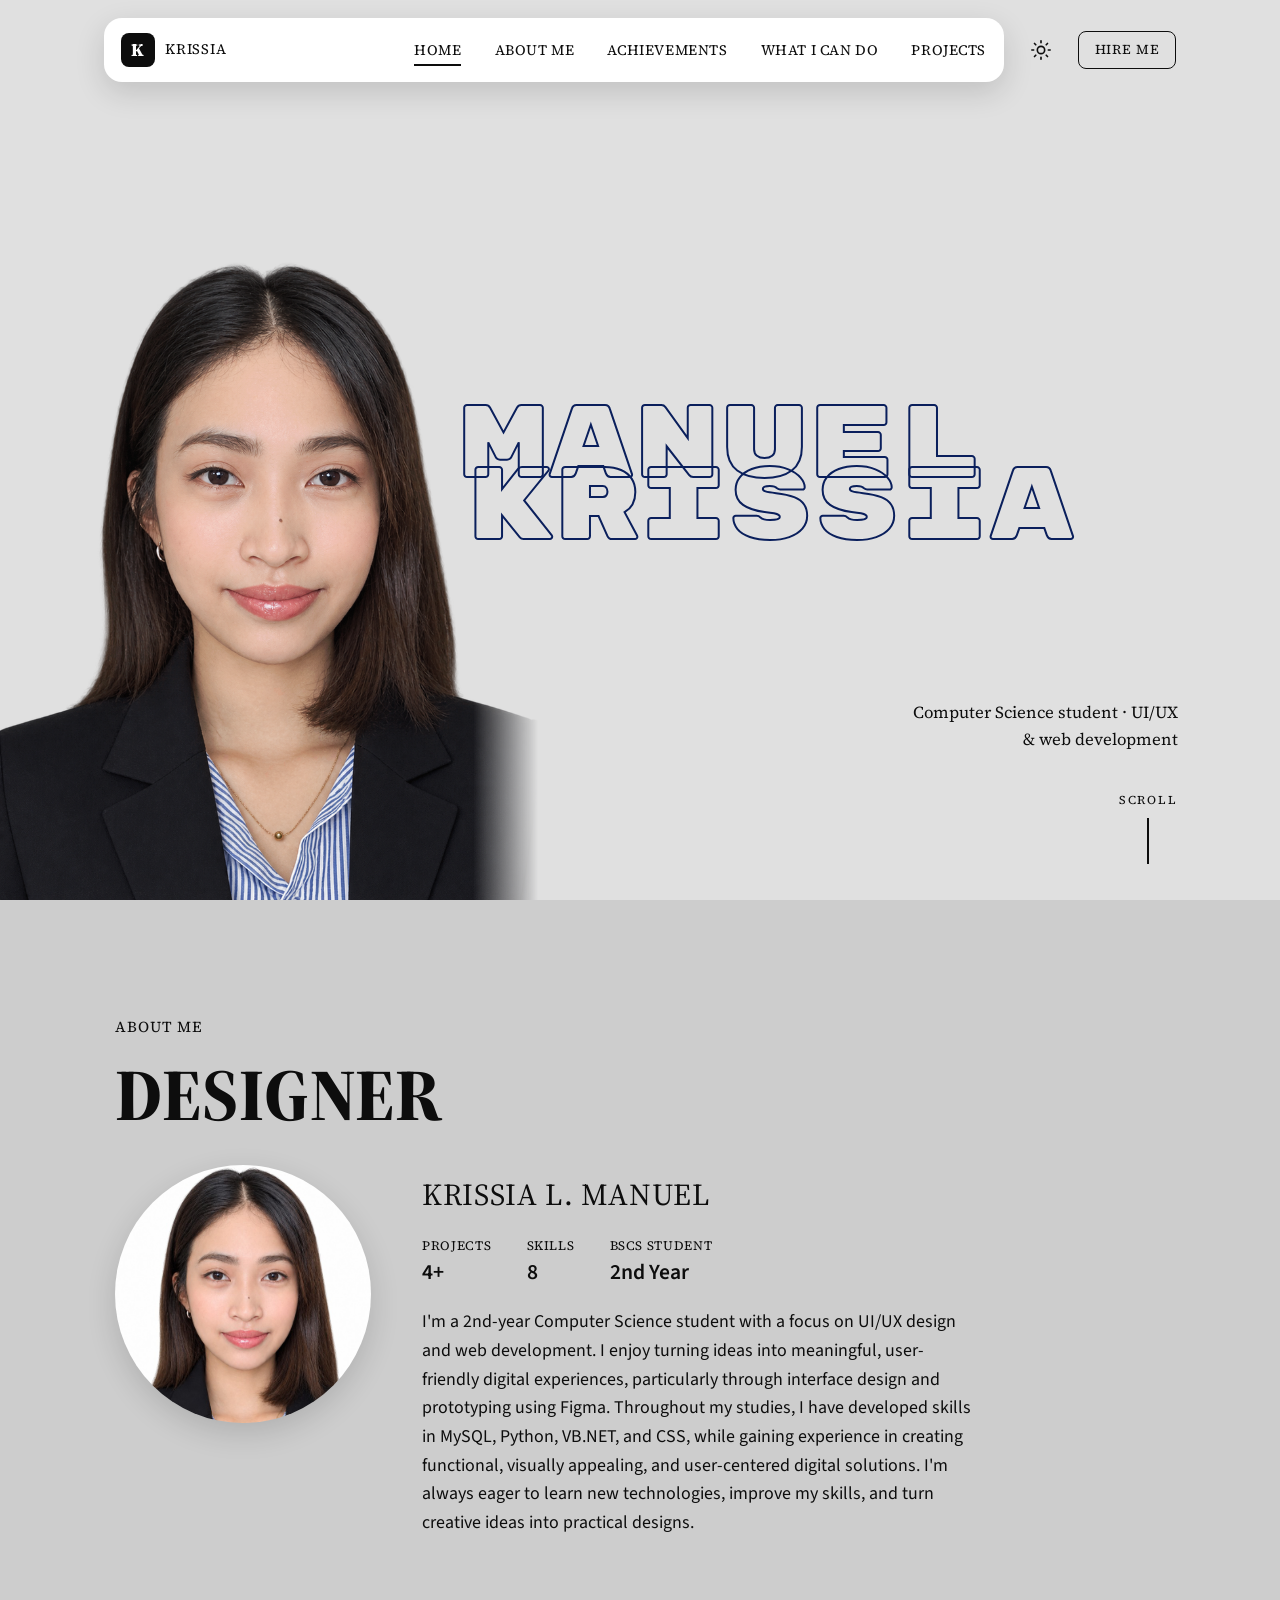
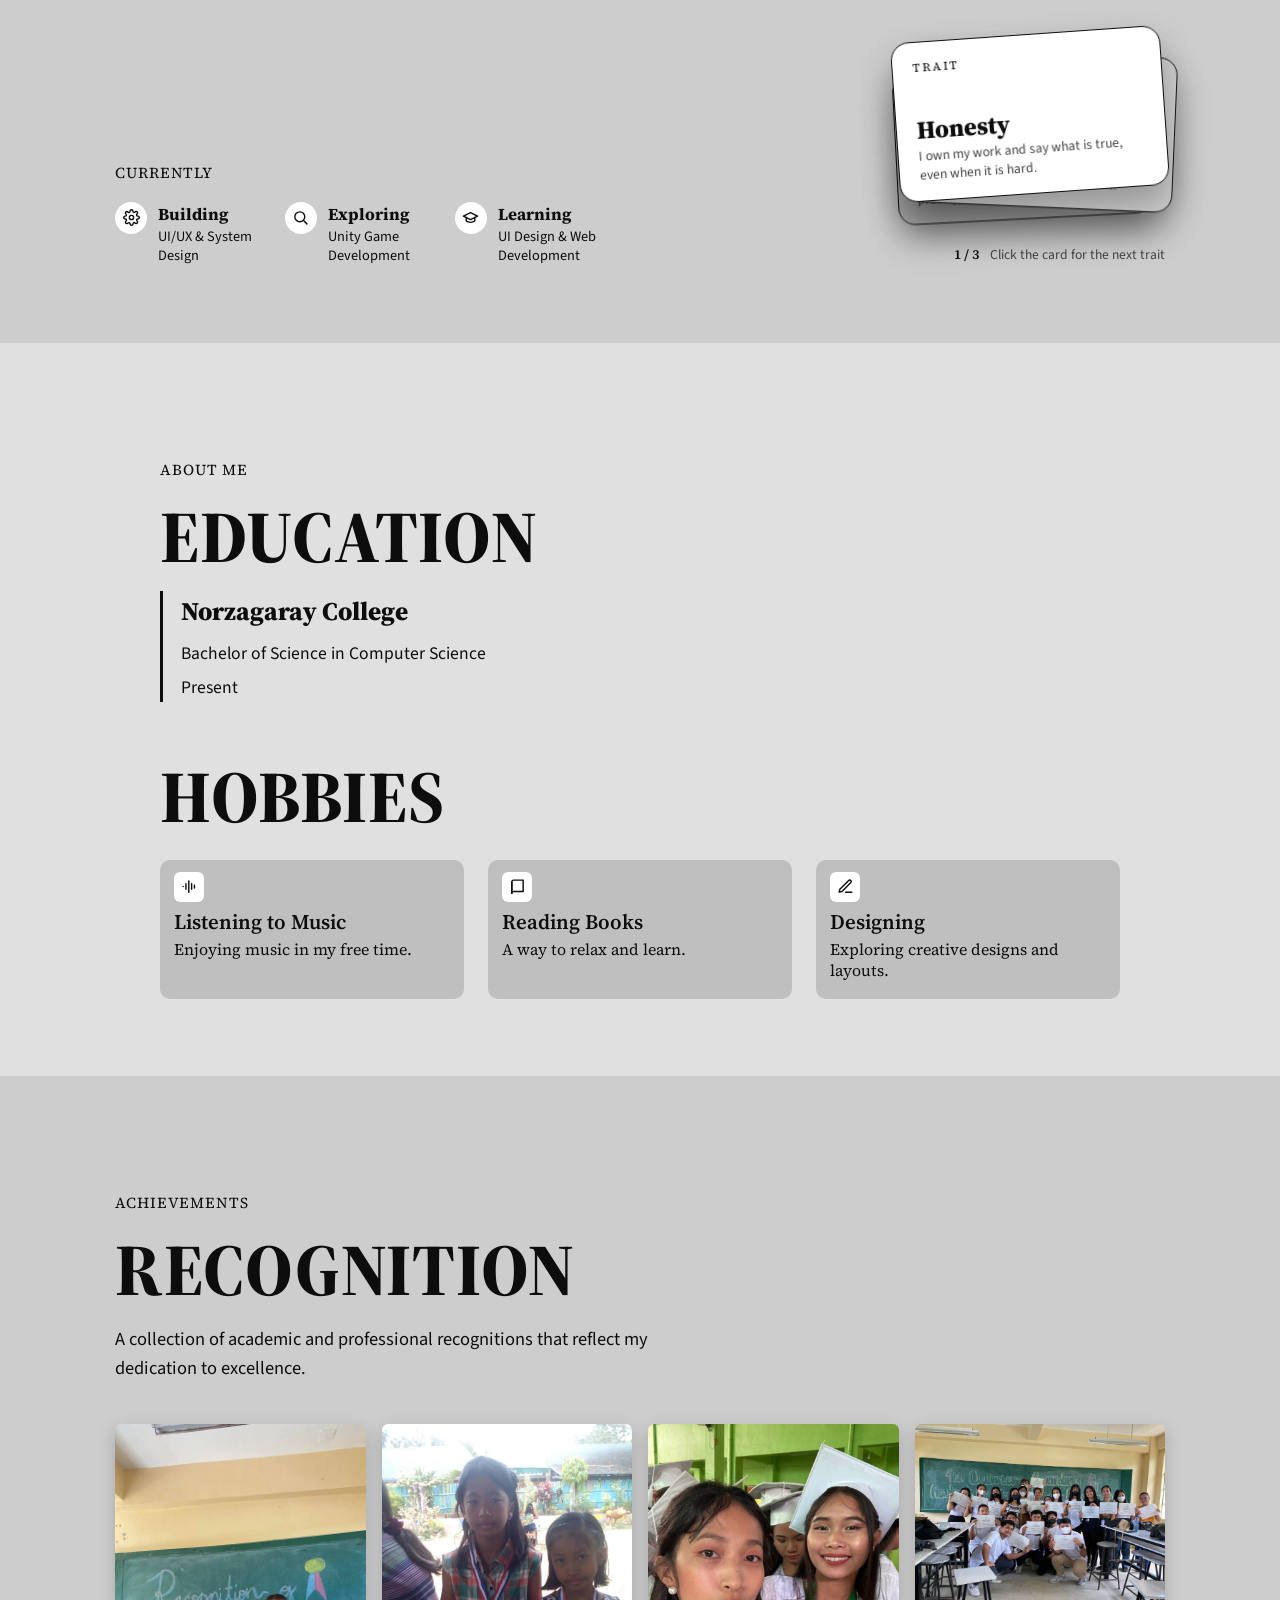
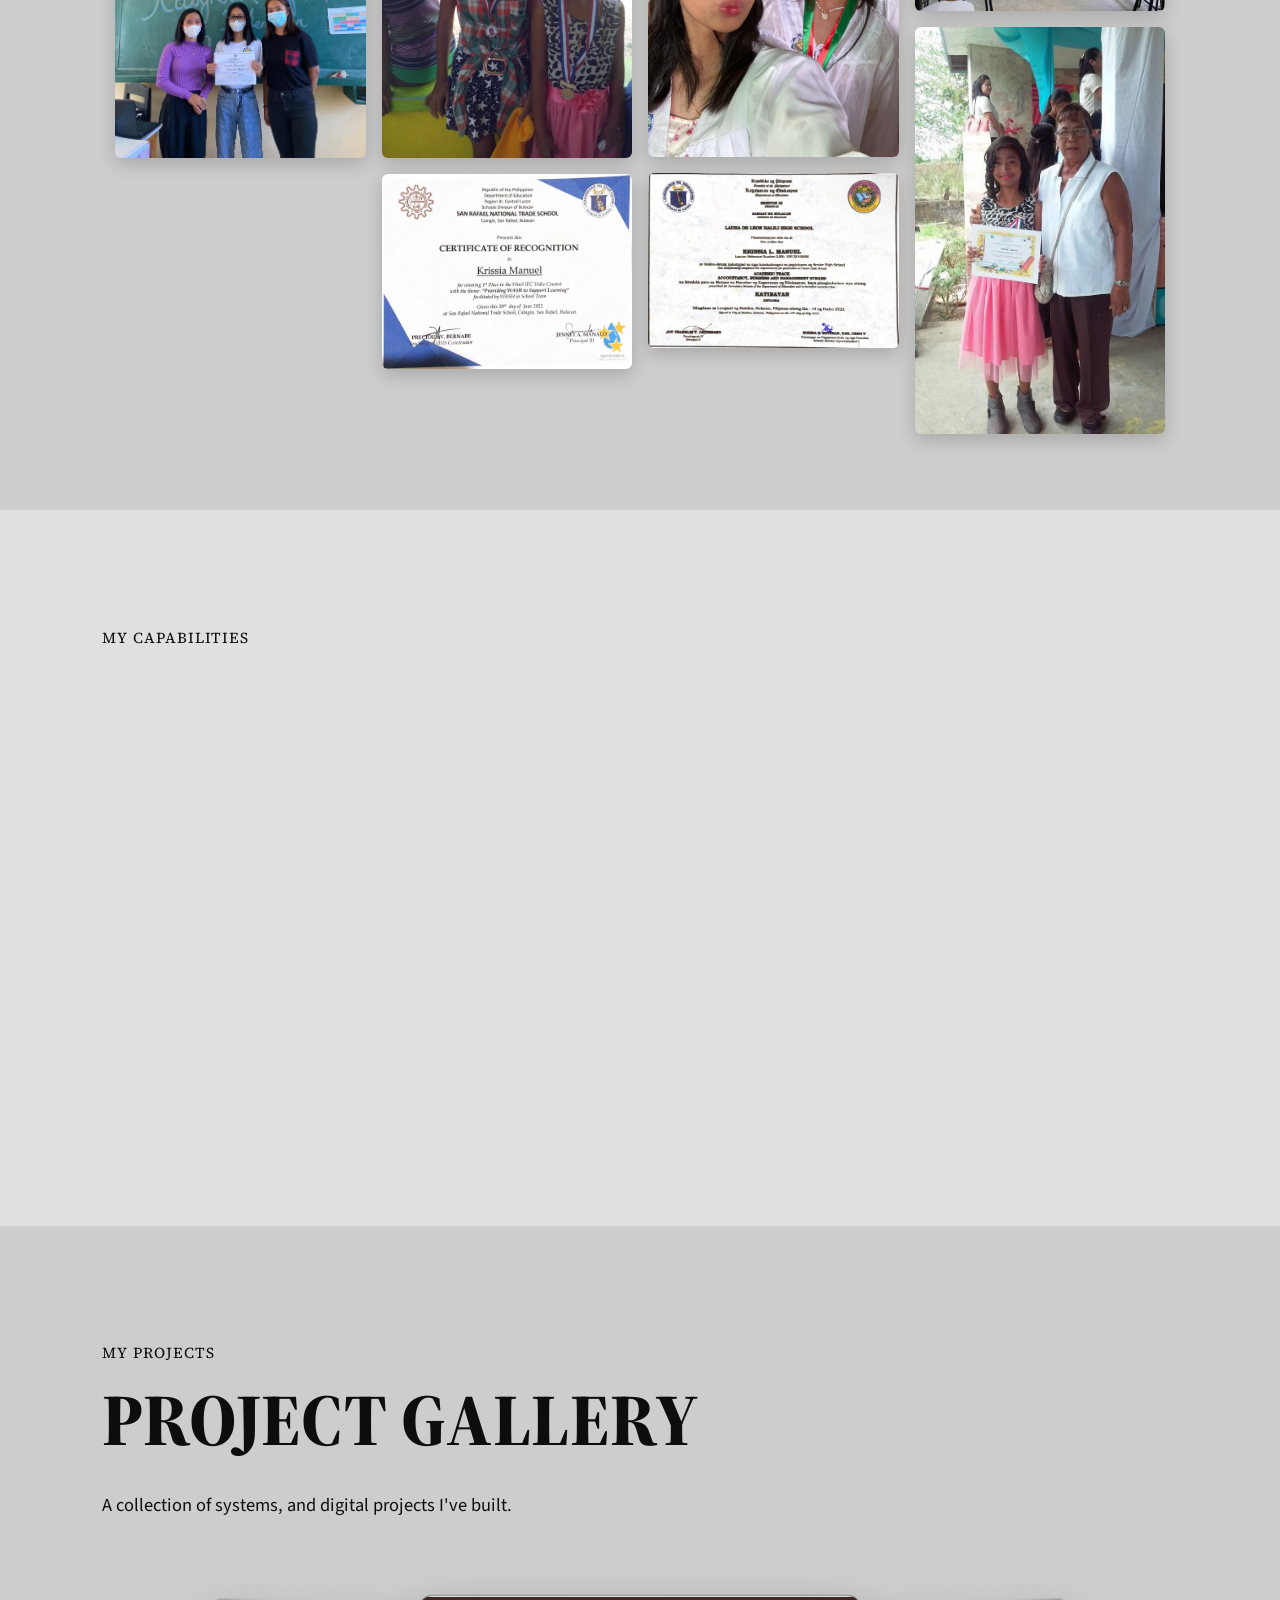
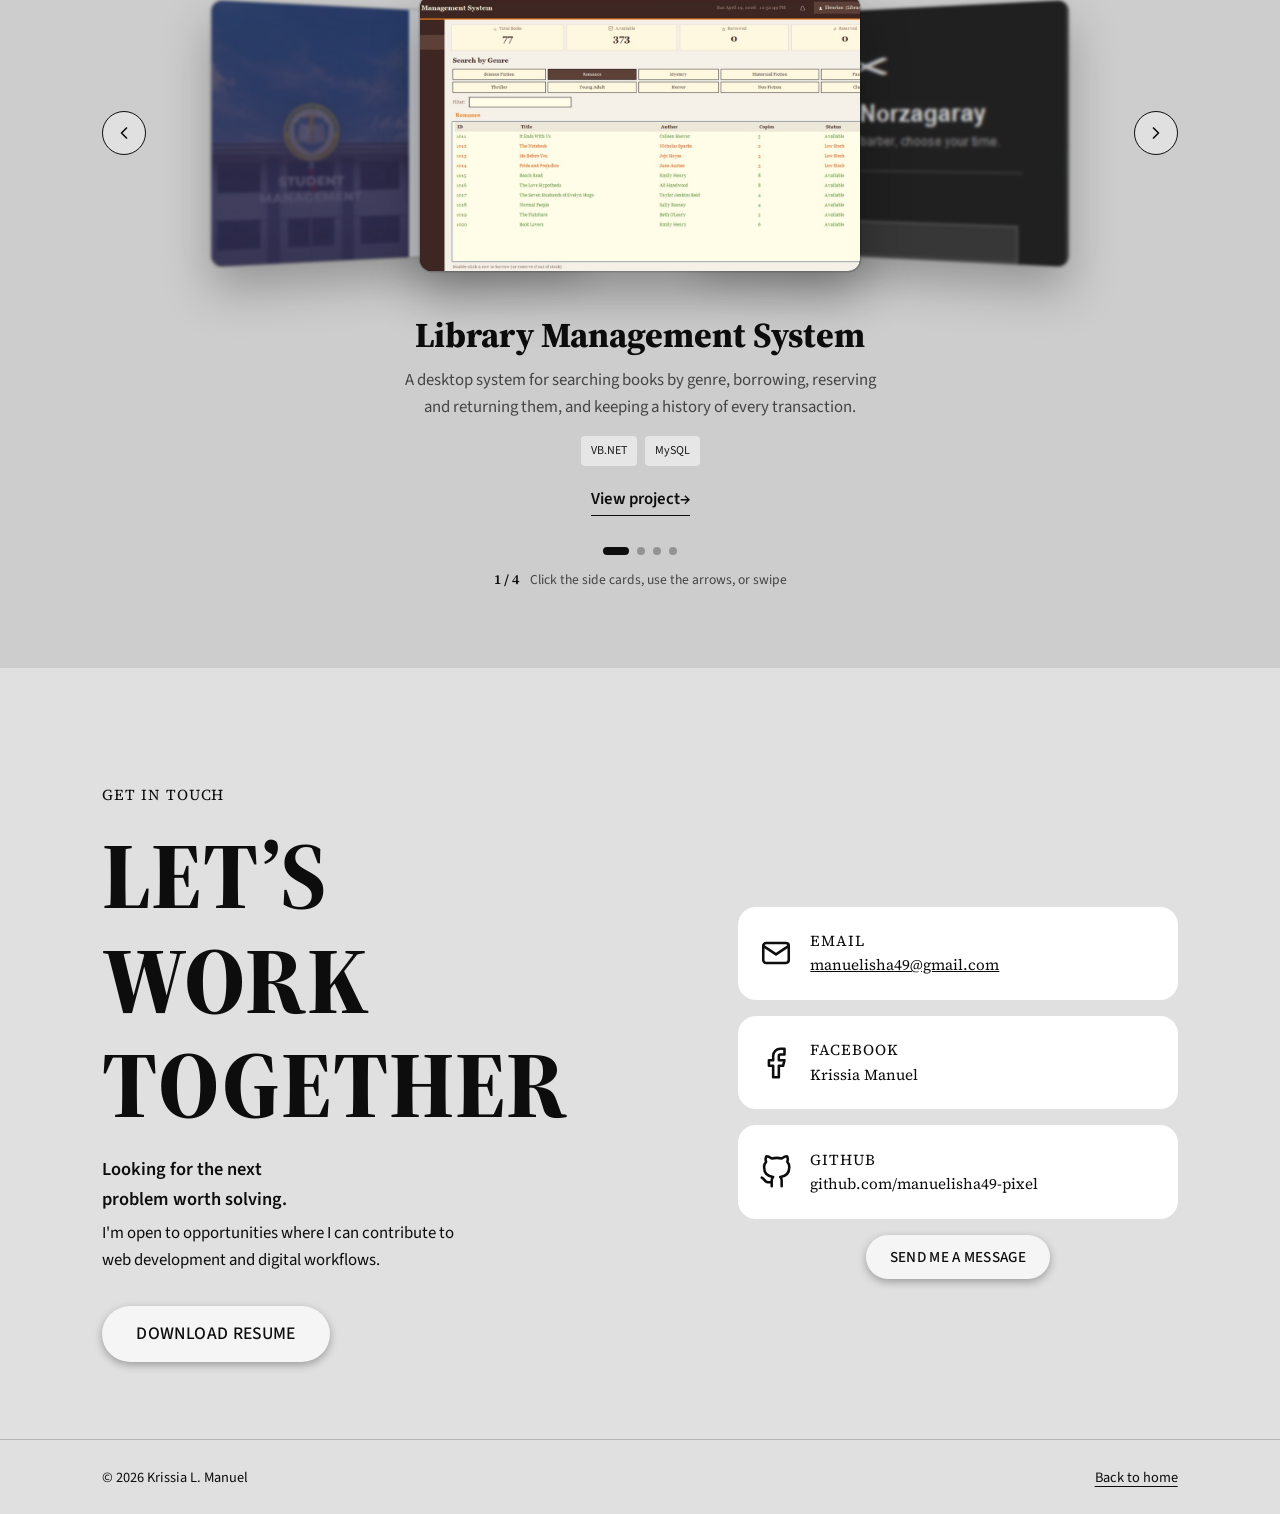
<file: index.html>
<!DOCTYPE html>
<html lang="en" data-theme="light">
<head>
  <meta charset="UTF-8" />
  <meta name="viewport" content="width=device-width, initial-scale=1" />
  <title>Krissia Manuel | UI/UX &amp; Web Developer</title>
  <meta name="description" content="Portfolio of Krissia L. Manuel, a Computer Science student focused on UI/UX design and web development." />

  <!-- Set the theme BEFORE the page paints so there is no light/dark flash -->
  <script>
    (function () {
      try {
        var saved = localStorage.getItem('theme');
        var prefersDark = window.matchMedia('(prefers-color-scheme: dark)').matches;
        document.documentElement.setAttribute('data-theme', saved || (prefersDark ? 'dark' : 'light'));
      } catch (e) {}
    })();
  </script>

  <link rel="preconnect" href="https://fonts.googleapis.com" />
  <link rel="preconnect" href="https://fonts.gstatic.com" crossorigin />
  <link href="https://fonts.googleapis.com/css2?family=Rubik+Mono+One&family=Source+Sans+3:wght@400;500;600&family=Source+Serif+4:opsz,wght@8..60,400;8..60,600;8..60,800&display=swap" rel="stylesheet" />
  <link rel="stylesheet" href="style.css?v=n2" />
</head>
<body>
  <a class="skip-link" href="#about">Skip to content</a>

  <!-- ============ NAVIGATION ============ -->
  <header class="nav-wrap" id="top">
    <nav class="nav" aria-label="Main">
      <a class="brand" href="#home" aria-label="Krissia, go to home">
        <span class="brand-mark">K</span>
        <span class="brand-name">Krissia</span>
      </a>

      <button class="menu-btn" id="menuBtn" aria-label="Open menu" aria-expanded="false" aria-controls="navLinks">
        <span></span><span></span><span></span>
      </button>

      <ul class="nav-links" id="navLinks">
        <li><a href="#home" data-spy="home">Home</a></li>
        <li><a href="#about" data-spy="about">About me</a></li>
        <li><a href="#achievements" data-spy="achievements">Achievements</a></li>
        <li><a href="#skills" data-spy="skills">What I can do</a></li>
        <li><a href="#projects" data-spy="projects">Projects</a></li>
      </ul>
    </nav>

    <button class="theme-btn" id="themeBtn" aria-label="Switch to dark mode" title="Toggle light / dark">
      <svg class="icon-sun" viewBox="0 0 24 24" aria-hidden="true"><circle cx="12" cy="12" r="4"/><path d="M12 2v2M12 20v2M4.9 4.9l1.4 1.4M17.7 17.7l1.4 1.4M2 12h2M20 12h2M4.9 19.1l1.4-1.4M17.7 6.3l1.4-1.4"/></svg>
      <svg class="icon-moon" viewBox="0 0 24 24" aria-hidden="true"><path d="M21 12.8A9 9 0 1 1 11.2 3a7 7 0 0 0 9.8 9.8z"/></svg>
    </button>
    <a class="btn-outline hire" href="#contact">Hire me</a>
  </header>

  <main>
    <!-- ============ HOME / HERO ============ -->
    <section class="hero" id="home" aria-label="Home">
      <img class="hero-photo" src="hero.png" alt="Portrait of Krissia Manuel" width="521" height="615" />
      <h1 class="hero-title" aria-label="Manuel Krissia">
        <span class="hero-line l1" aria-hidden="true" data-text="MANUEL"></span>
        <span class="hero-line l2" aria-hidden="true" data-text="KRISSIA"></span>
      </h1>
      <p class="hero-sub">Computer Science student &middot; UI/UX &amp; web development</p>
      <a class="scroll-cue" href="#about" aria-label="Scroll to about me">
        <span>Scroll</span>
        <i></i>
      </a>
    </section>

    <!-- ============ ABOUT ============ -->
    <section class="section about" id="about">
      <p class="eyebrow">About me</p>
      <h2 class="display reveal">DESIGNER</h2>

      <div class="about-grid">
        <img class="about-photo reveal" src="about.jpg" alt="Krissia Manuel" width="258" height="258" />
        <div class="about-body reveal">
          <h3 class="about-name">KRISSIA L. MANUEL</h3>
          <div class="about-meta">
            <div><span class="meta-label">Projects</span><strong class="count" data-to="4" data-suffix="+">0</strong></div>
            <div><span class="meta-label">Skills</span><strong class="count" data-to="8">0</strong></div>
            <div><span class="meta-label">BSCS student</span><strong>2nd Year</strong></div>
          </div>
          <p>
            I'm a 2nd-year Computer Science student with a focus on UI/UX design and web development.
            I enjoy turning ideas into meaningful, user-friendly digital experiences, particularly through
            interface design and prototyping using Figma. Throughout my studies, I have developed skills in
            MySQL, Python, VB.NET, and CSS, while gaining experience in creating functional, visually appealing,
            and user-centered digital solutions. I'm always eager to learn new technologies, improve my skills,
            and turn creative ideas into practical designs.
          </p>
        </div>
      </div>

      <div class="about-bottom">
        <div class="currently reveal">
          <p class="eyebrow">Currently</p>
          <ul class="current-list">
            <li>
              <span class="chip-icon"><svg viewBox="0 0 24 24"><circle cx="12" cy="12" r="3"/><path d="M19.4 15a1.7 1.7 0 0 0 .3 1.8l.1.1a2 2 0 1 1-2.8 2.8l-.1-.1a1.7 1.7 0 0 0-1.8-.3 1.7 1.7 0 0 0-1 1.5V21a2 2 0 1 1-4 0v-.1a1.7 1.7 0 0 0-1.1-1.5 1.7 1.7 0 0 0-1.8.3l-.1.1a2 2 0 1 1-2.8-2.8l.1-.1a1.7 1.7 0 0 0 .3-1.8 1.7 1.7 0 0 0-1.5-1H3a2 2 0 1 1 0-4h.1a1.7 1.7 0 0 0 1.5-1.1 1.7 1.7 0 0 0-.3-1.8l-.1-.1a2 2 0 1 1 2.8-2.8l.1.1a1.7 1.7 0 0 0 1.8.3H9a1.7 1.7 0 0 0 1-1.5V3a2 2 0 1 1 4 0v.1a1.7 1.7 0 0 0 1 1.5 1.7 1.7 0 0 0 1.8-.3l.1-.1a2 2 0 1 1 2.8 2.8l-.1.1a1.7 1.7 0 0 0-.3 1.8V9a1.7 1.7 0 0 0 1.5 1H21a2 2 0 1 1 0 4h-.1a1.7 1.7 0 0 0-1.5 1z"/></svg></span>
              <div><strong>Building</strong><span>UI/UX &amp; System Design</span></div>
            </li>
            <li>
              <span class="chip-icon"><svg viewBox="0 0 24 24"><circle cx="11" cy="11" r="7"/><path d="m21 21-4.3-4.3"/></svg></span>
              <div><strong>Exploring</strong><span>Unity Game Development</span></div>
            </li>
            <li>
              <span class="chip-icon"><svg viewBox="0 0 24 24"><path d="M22 10 12 5 2 10l10 5 10-5z"/><path d="M6 12v5c3 2.5 9 2.5 12 0v-5"/></svg></span>
              <div><strong>Learning</strong><span>UI Design &amp; Web Development</span></div>
            </li>
          </ul>
        </div>

        <!-- Click to reveal the next trait. Edit the list in script.js (TRAITS) -->
        <div class="traits reveal">
          <div class="trait-stack" id="traitStack" role="button" tabindex="0" aria-label="Show next trait"></div>
          <p class="trait-hint"><span id="traitCount">1 / 3</span> Click the card for the next trait</p>
        </div>
      </div>
    </section>

    <!-- ============ EDUCATION + HOBBIES ============ -->
    <section class="section education" id="education">
      <p class="eyebrow">About me</p>
      <div class="edu-inner">
        <h2 class="display reveal">EDUCATION</h2>
        <div class="edu-card reveal">
          <h3>Norzagaray College</h3>
          <p>Bachelor of Science in Computer Science</p>
          <p>Present</p>
        </div>

        <h2 class="display reveal">HOBBIES</h2>
        <ul class="hobbies">
          <li class="hobby reveal">
            <span class="hobby-icon"><svg viewBox="0 0 24 24"><path d="M3 12v0M7 8v8M11 4v16M15 8v8M19 10v4"/></svg></span>
            <h4>Listening to Music</h4>
            <p>Enjoying music in my free time.</p>
          </li>
          <li class="hobby reveal">
            <span class="hobby-icon"><svg viewBox="0 0 24 24"><path d="M4 5.5A2.5 2.5 0 0 1 6.5 3H20v16H6.5A2.5 2.5 0 0 0 4 21.5z"/><path d="M4 21.5V5.5"/></svg></span>
            <h4>Reading Books</h4>
            <p>A way to relax and learn.</p>
          </li>
          <li class="hobby reveal">
            <span class="hobby-icon"><svg viewBox="0 0 24 24"><path d="M12 20h9"/><path d="M16.5 3.5a2.1 2.1 0 0 1 3 3L7 19l-4 1 1-4z"/></svg></span>
            <h4>Designing</h4>
            <p>Exploring creative designs and layouts.</p>
          </li>
        </ul>
      </div>
    </section>

    <!-- ============ ACHIEVEMENTS ============ -->
    <section class="section achievements" id="achievements">
      <p class="eyebrow">Achievements</p>
      <h2 class="display reveal">RECOGNITION</h2>
      <p class="lead reveal">A collection of academic and professional recognitions that reflect my dedication to excellence.</p>

      <div class="collage" id="collage">
        <button class="shot reveal" data-i="0"><img src="rec1.jpg" alt="Recognition day with teachers in front of the chalkboard" loading="lazy" /></button>
        <button class="shot reveal" data-i="1"><img src="rec2.jpg" alt="Two students wearing medals" loading="lazy" /></button>
        <button class="shot reveal" data-i="2"><img src="rec3.jpg" alt="Certificate of Recognition, 1st place WinS IEC Video Contest" loading="lazy" /></button>
        <button class="shot reveal" data-i="3"><img src="rec4.jpg" alt="Graduation day selfie" loading="lazy" /></button>
        <button class="shot reveal" data-i="4"><img src="rec5.jpg" alt="Senior High School diploma" loading="lazy" /></button>
        <button class="shot reveal" data-i="5"><img src="rec6.jpg" alt="Classmates holding certificates of recognition" loading="lazy" /></button>
        <button class="shot reveal" data-i="6"><img src="rec7.jpg" alt="Receiving a certificate of recognition with a family member" loading="lazy" /></button>
      </div>
    </section>

    <!-- ============ WHAT I CAN DO ============ -->
    <section class="section skills" id="skills">
      <p class="eyebrow">My capabilities</p>
      <div class="skills-grid">
        <div class="skills-left">
          <h2 class="display reveal">WHAT I CAN DO</h2>
          <p class="lead reveal">I combine technical, problem-solving, and creative skills to design user-friendly interfaces, develop functional systems, manage databases using SQL, and create meaningful digital experiences.</p>

          <ul class="tools reveal">
            <li><img src="skill-python.png" alt="Python" /></li>
            <li><img src="skill-csharp.png" alt="C#" /></li>
            <li><img src="skill-figma.png" alt="Figma" /></li>
            <li><img src="skill-mysql.png" alt="MySQL" /></li>
            <li><img src="skill-html.png" alt="HTML5" /></li>
            <li><img src="skill-google.png" alt="Google tools" /></li>
            <li><img src="skill-vb.png" alt="Visual Basic" /></li>
            <li><img src="skill-canva.png" alt="Canva" /></li>
          </ul>
        </div>

        <div class="skill-cards">
          <article class="skill-card reveal">
            <header>
              <span class="num">01</span>
              <span class="skill-title">UI/UX &amp; Digital Design</span>
            </header>
            <div class="skill-icon"><svg viewBox="0 0 24 24"><path d="M12 19l7-7 3 3-7 7-3-3z"/><path d="M18 13l-1.5-7.5L2 2l3.5 14.5L13 18z"/><path d="m2 2 7.6 7.6"/><circle cx="11" cy="11" r="2"/></svg></div>
            <p>Designing clean, user-friendly interfaces and creating prototypes that improve the user experience.</p>
            <ul class="tags"><li>UI/UX Design</li><li>Layout Design</li><li>Figma</li><li>User Interface</li><li>Prototyping</li><li>Wireframing</li></ul>
          </article>

          <article class="skill-card reveal">
            <header>
              <span class="num">02</span>
              <span class="skill-title">Web, System &amp; Database Development</span>
            </header>
            <div class="skill-icon"><svg viewBox="0 0 24 24"><ellipse cx="12" cy="5" rx="8" ry="3"/><path d="M4 5v6c0 1.7 3.6 3 8 3s8-1.3 8-3V5"/><path d="M4 11v6c0 1.7 3.6 3 8 3s8-1.3 8-3v-6"/></svg></div>
            <p>Developing functional systems and web pages while managing structured data. Applying programming and problem-solving skills to build reliable digital solutions.</p>
            <ul class="tags"><li>Python</li><li>VB.NET</li><li>MySQL</li><li>HTML &amp; CSS</li><li>SQL Queries</li><li>System Development</li></ul>
          </article>
        </div>
      </div>
    </section>

    <!-- ============ PROJECT GALLERY ============ -->
    <section class="section projects" id="projects">
      <div class="gallery-head">
        <div>
          <p class="eyebrow">My projects</p>
          <h2 class="display reveal">PROJECT GALLERY</h2>
        </div>
        <p class="lead reveal">A collection of systems, and digital projects I've built.</p>
      </div>

      <!-- Cards, text and dots are generated from the PROJECTS list in script.js -->
      <div class="coverflow reveal" id="coverflow" tabindex="0" role="group" aria-roledescription="carousel" aria-label="Project gallery">
        <div class="cf-stage" id="cfStage"></div>
        <button class="cf-arrow prev" id="cfPrev" type="button" aria-label="Previous project"><svg viewBox="0 0 24 24"><path d="m15 18-6-6 6-6"/></svg></button>
        <button class="cf-arrow next" id="cfNext" type="button" aria-label="Next project"><svg viewBox="0 0 24 24"><path d="m9 18 6-6-6-6"/></svg></button>
      </div>

      <div class="cf-info" id="cfInfo" aria-live="polite">
        <h3 id="cfTitle"></h3>
        <p id="cfDesc"></p>
        <ul class="tags" id="cfTags"></ul>
        <a class="cf-link" id="cfLink" href="#" target="_blank" rel="noopener">View project</a>
      </div>

      <div class="cf-dots" id="cfDots"></div>
      <p class="cf-hint trait-hint"><span id="cfCount">1 / 4</span> Click the side cards, use the arrows, or swipe</p>
    </section>

    <!-- ============ CONTACT ============ -->
    <section class="section contact" id="contact">
      <p class="eyebrow">Get in touch</p>
      <div class="contact-grid">
        <div class="contact-left">
          <h2 class="display big reveal">LET&rsquo;S WORK TOGETHER</h2>
          <p class="contact-strong reveal">Looking for the next problem worth solving.</p>
          <p class="contact-copy reveal">I'm open to opportunities where I can contribute to web development and digital workflows.</p>
          <!-- Put your resume file next to index.html and name it resume.pdf -->
          <a class="btn-pill reveal" href="resume.pdf" download="Krissia-Manuel-Resume.pdf">Download resume</a>
        </div>

        <div class="contact-cards">
          <a class="contact-card reveal" href="mailto:manuelisha49@gmail.com" data-pop="email">
            <svg viewBox="0 0 24 24"><rect x="3" y="5" width="18" height="14" rx="2"/><path d="m3 7 9 6 9-6"/></svg>
            <div><span class="c-label">Email</span><span class="c-value u">manuelisha49@gmail.com</span></div>
          </a>
          <a class="contact-card reveal" href="https://www.facebook.com/share/1B2gxZSikR" target="_blank" rel="noopener" data-pop="facebook">
            <svg viewBox="0 0 24 24"><path d="M18 2h-3a5 5 0 0 0-5 5v3H7v4h3v8h4v-8h3l1-4h-4V7a1 1 0 0 1 1-1h3z"/></svg>
            <div><span class="c-label">Facebook</span><span class="c-value">Krissia Manuel</span></div>
          </a>
          <a class="contact-card reveal" href="https://github.com/manuelisha49-pixel" target="_blank" rel="noopener">
            <svg viewBox="0 0 24 24"><path d="M9 19c-5 1.5-5-2.5-7-3m14 6v-3.9a3.4 3.4 0 0 0-1-2.6c3.1-.3 6.4-1.5 6.4-7A5.4 5.4 0 0 0 20 4.8 5 5 0 0 0 19.9 1S18.7.7 16 2.5a13.4 13.4 0 0 0-7 0C6.3.7 5.1 1 5.1 1A5 5 0 0 0 5 4.8a5.4 5.4 0 0 0-1.4 3.7c0 5.5 3.3 6.7 6.4 7a3.4 3.4 0 0 0-1 2.6V22"/></svg>
            <div><span class="c-label">GitHub</span><span class="c-value">github.com/manuelisha49-pixel</span></div>
          </a>
          <a class="btn-pill small reveal" href="mailto:manuelisha49@gmail.com?subject=Hello%20Krissia">Send me a message</a>
        </div>
      </div>
    </section>
  </main>

  <footer class="footer">
    <p>&copy; <span id="year">2026</span> Krissia L. Manuel</p>
    <a href="#home" class="footer-home">Back to home</a>
  </footer>

  <!-- Floating Home button (appears after you scroll) -->
  <a class="to-home" id="toHome" href="#home" aria-label="Back to home" title="Back to home">
    <svg viewBox="0 0 24 24"><path d="M3 10.5 12 3l9 7.5"/><path d="M5 9.5V21h5v-6h4v6h5V9.5"/></svg>
  </a>

  <!-- Lightbox for the achievement photos -->
  <div class="lightbox" id="lightbox" aria-hidden="true" role="dialog" aria-label="Photo viewer">
    <button class="lb-close" id="lbClose" aria-label="Close">&times;</button>
    <button class="lb-nav prev" id="lbPrev" aria-label="Previous photo">&#8249;</button>
    <img id="lbImg" alt="" />
    <button class="lb-nav next" id="lbNext" aria-label="Next photo">&#8250;</button>
  </div>


  <!-- Contact pop-up (content comes from CONTACTS in script.js) -->
  <dialog class="pop" id="contactPop" aria-labelledby="popTitle">
    <button class="pop-close" id="popClose" type="button" aria-label="Close">&times;</button>
    <h3 id="popTitle"></h3>
    <p class="pop-value" id="popValue"></p>
    <div class="pop-actions" id="popActions"></div>
    <p class="pop-note" id="popNote" aria-live="polite"></p>
  </dialog>

  <script src="script.js?v=n1"></script>
</body>
</html>
</file>
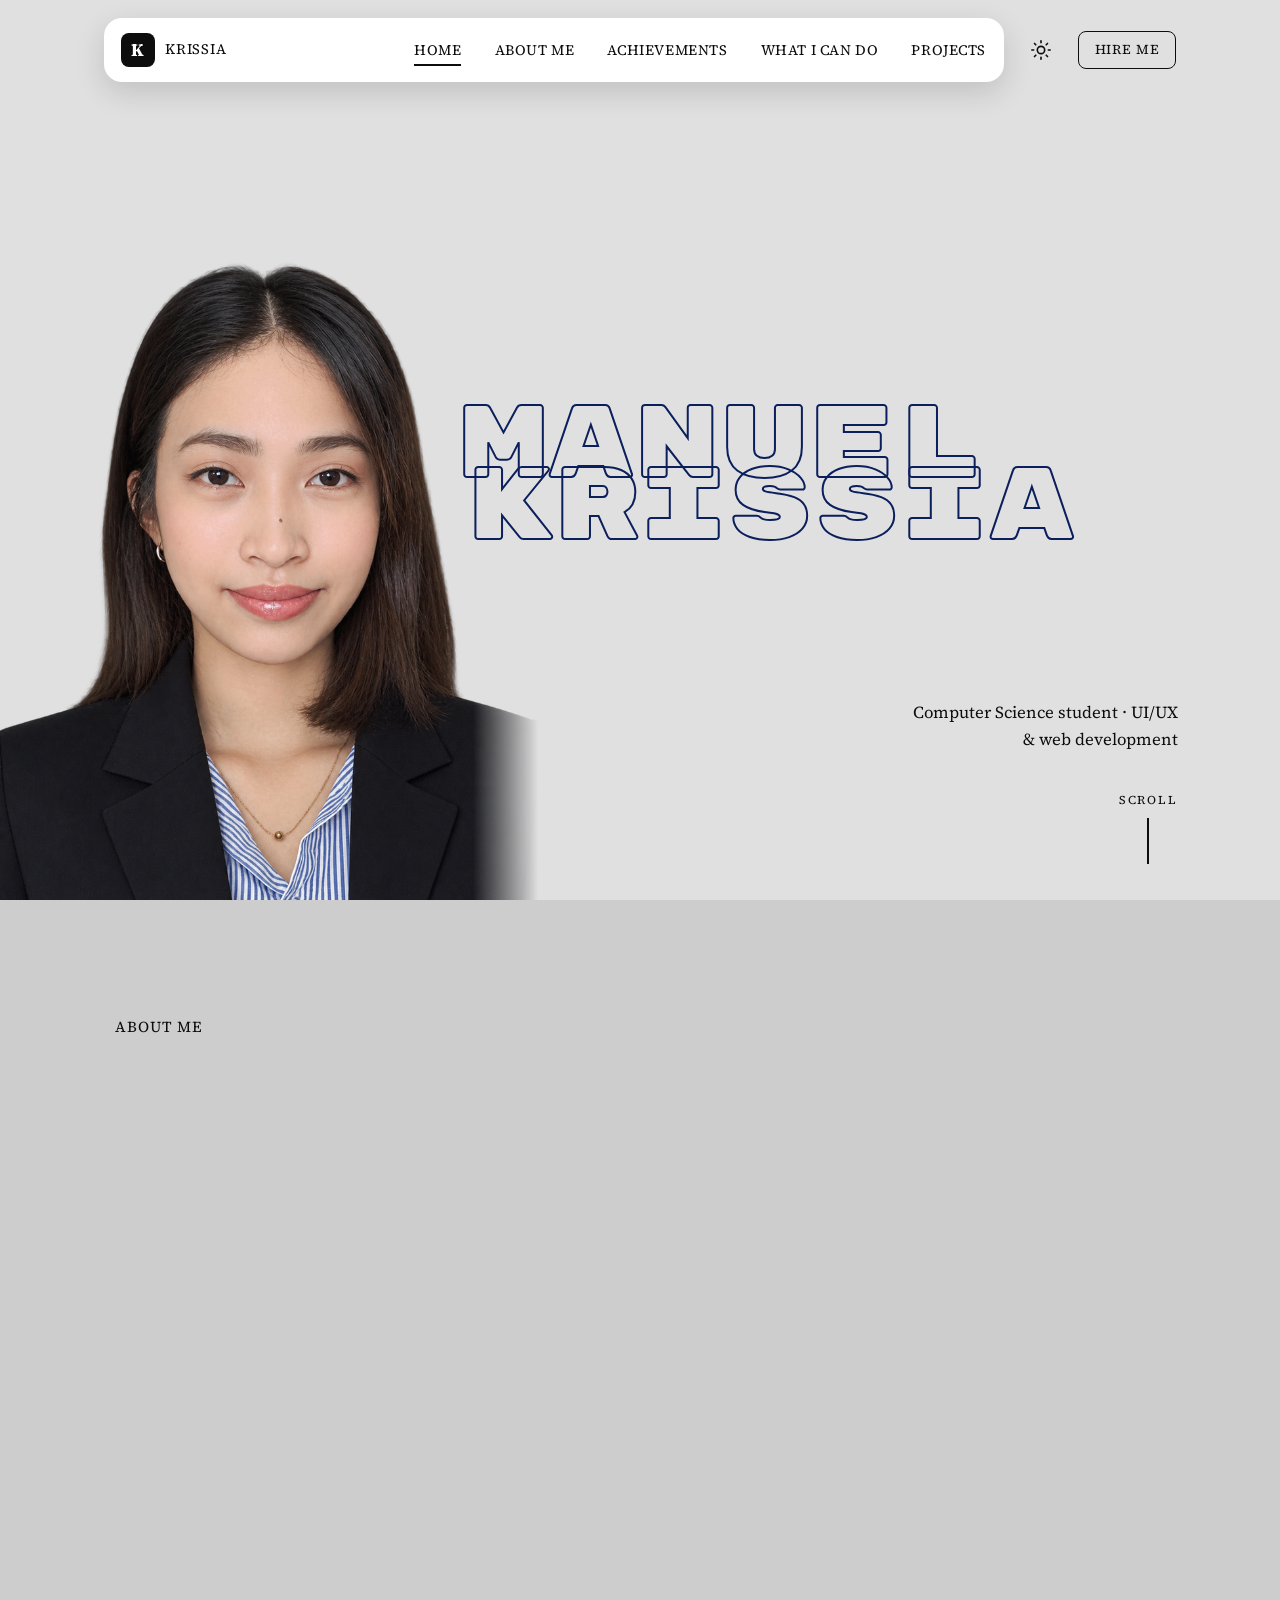
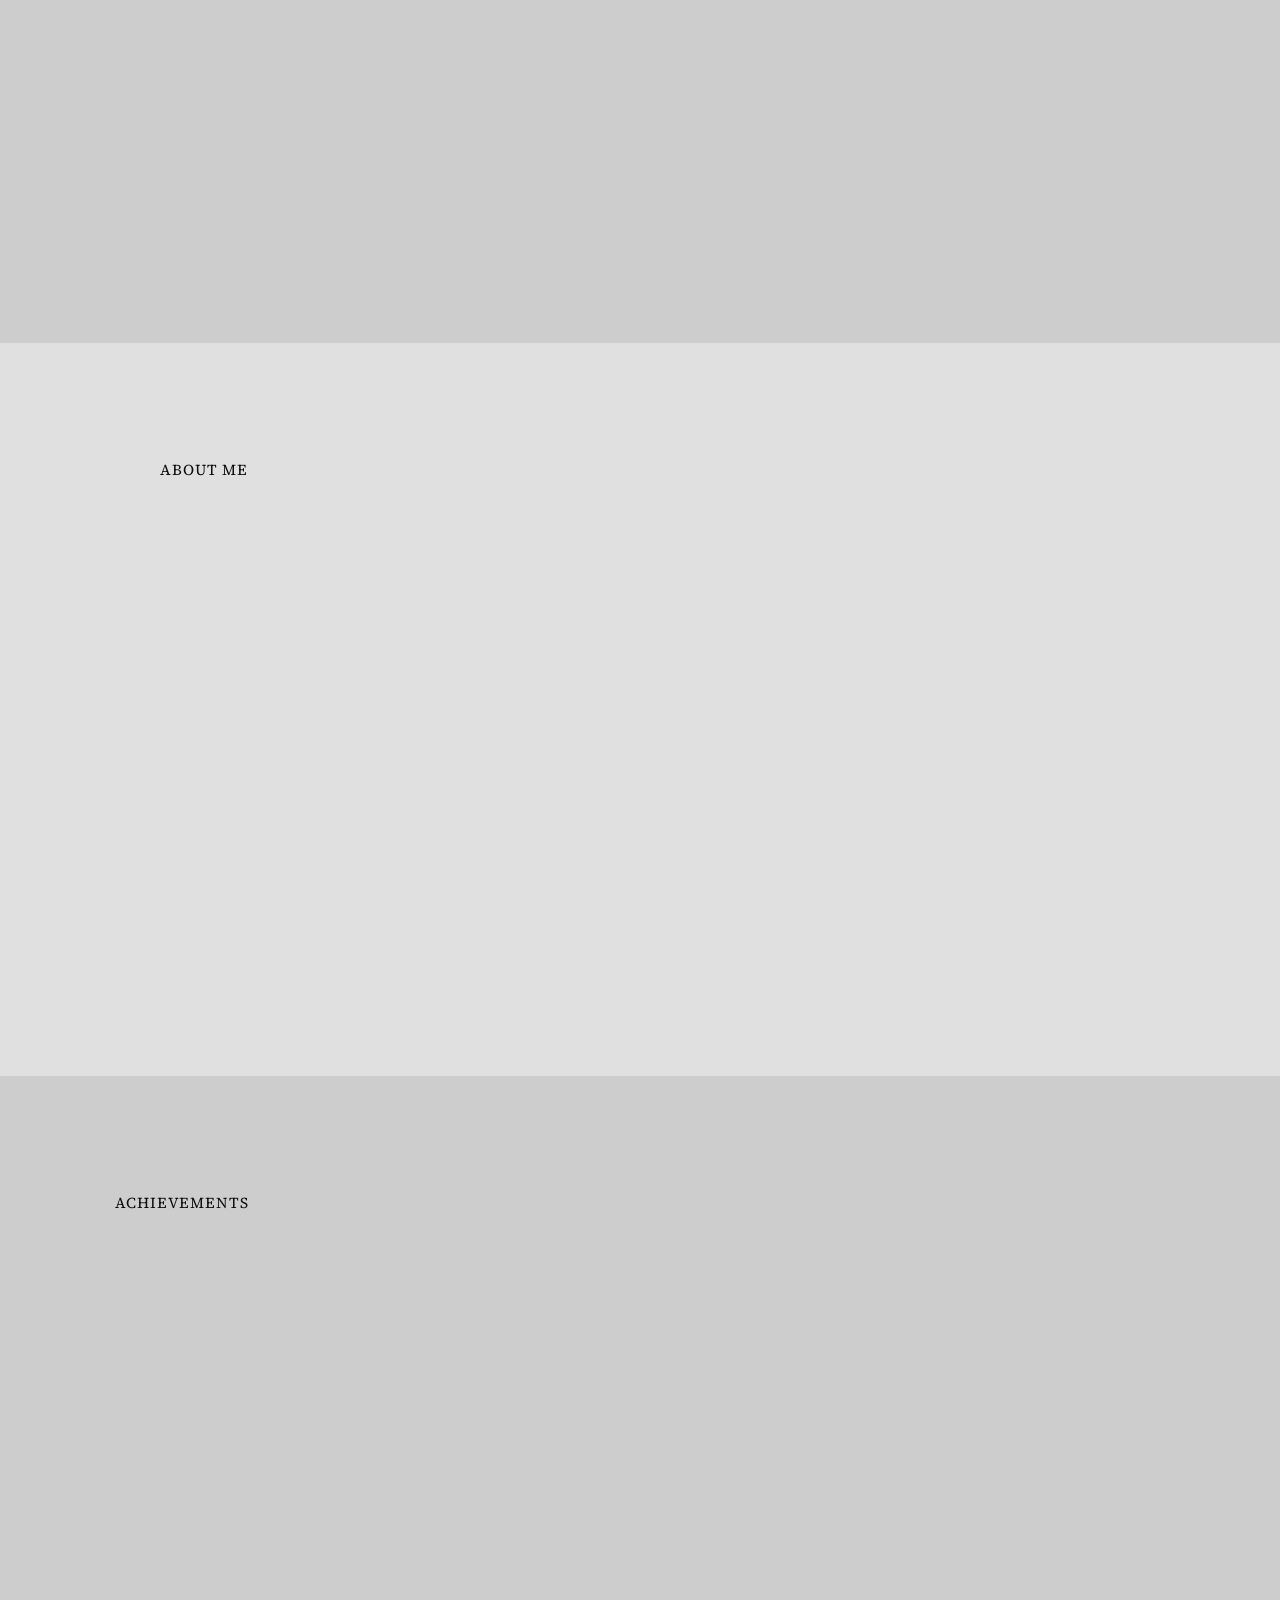
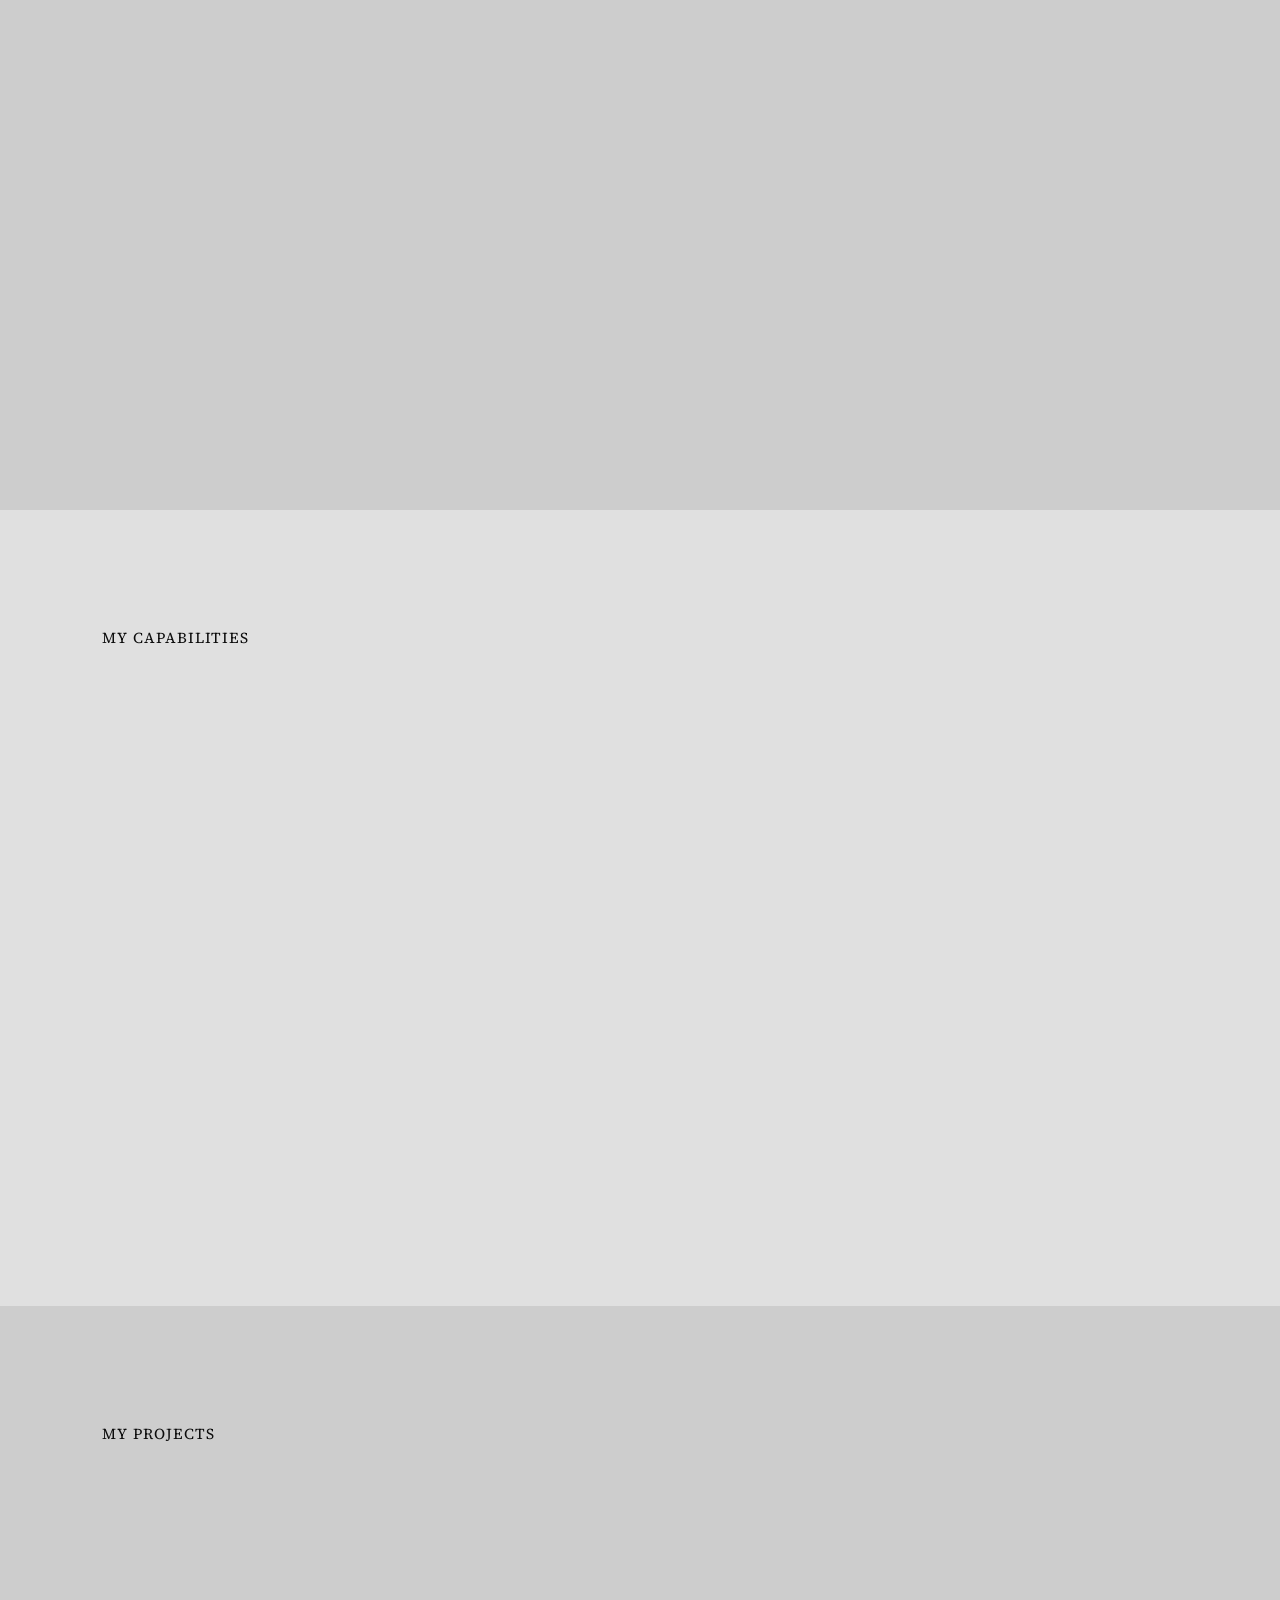
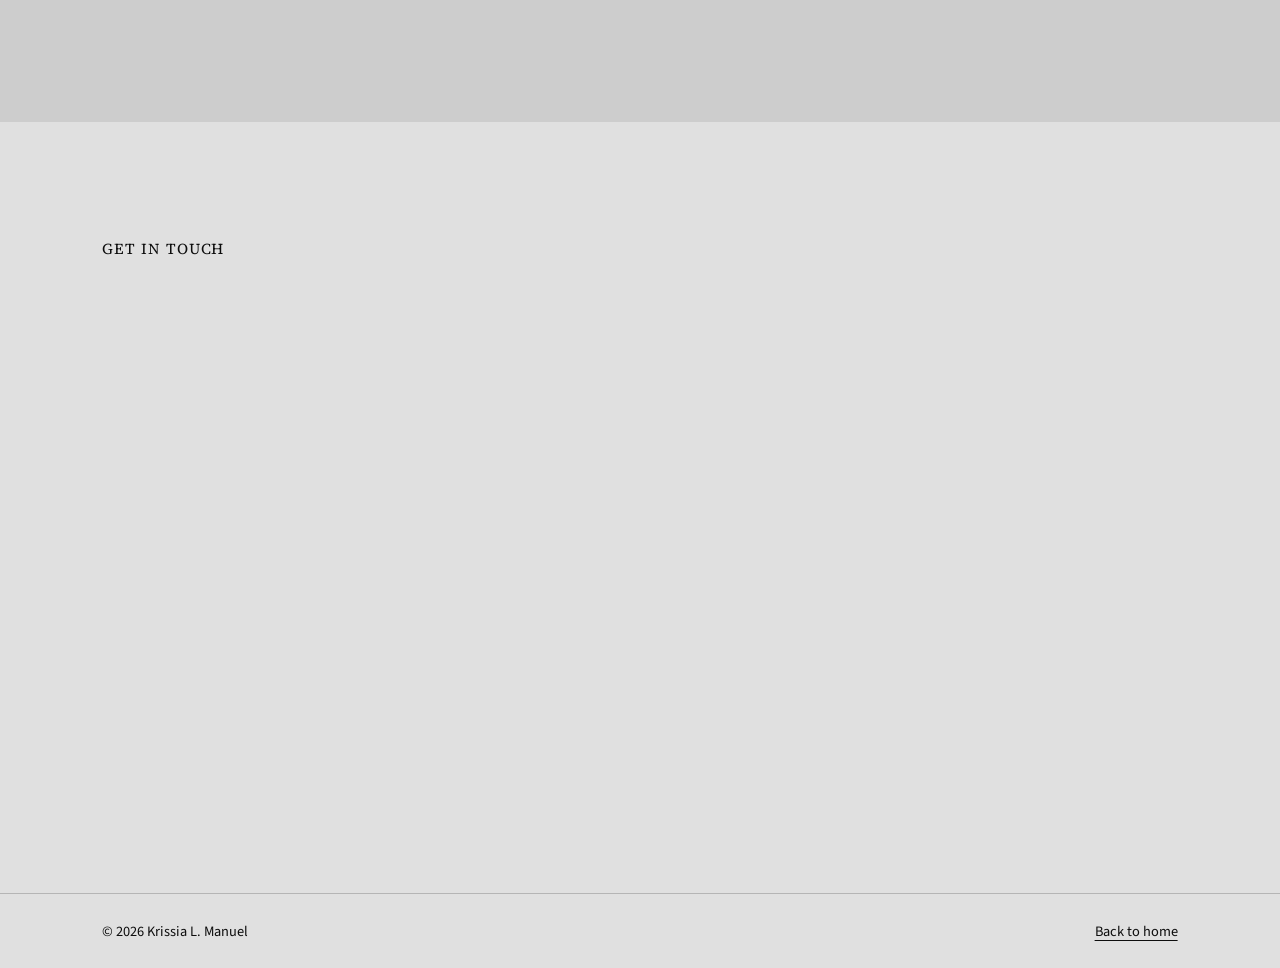
<file: index (2).html>
<!DOCTYPE html>
<html lang="en" data-theme="light">
<head>
  <meta charset="UTF-8" />
  <meta name="viewport" content="width=device-width, initial-scale=1" />
  <title>Krissia Manuel | UI/UX &amp; Web Developer</title>
  <meta name="description" content="Portfolio of Krissia L. Manuel, a Computer Science student focused on UI/UX design and web development." />

  <!-- Set the theme BEFORE the page paints so there is no light/dark flash -->
  <script>
    (function () {
      try {
        var saved = localStorage.getItem('theme');
        var prefersDark = window.matchMedia('(prefers-color-scheme: dark)').matches;
        document.documentElement.setAttribute('data-theme', saved || (prefersDark ? 'dark' : 'light'));
      } catch (e) {}
    })();
  </script>

  <link rel="preconnect" href="https://fonts.googleapis.com" />
  <link rel="preconnect" href="https://fonts.gstatic.com" crossorigin />
  <link href="https://fonts.googleapis.com/css2?family=Rubik+Mono+One&family=Source+Sans+3:wght@400;500;600&family=Source+Serif+4:opsz,wght@8..60,400;8..60,600;8..60,800&display=swap" rel="stylesheet" />
  <link rel="stylesheet" href="style.css" />
</head>
<body>
  <a class="skip-link" href="#about">Skip to content</a>

  <!-- ============ NAVIGATION ============ -->
  <header class="nav-wrap" id="top">
    <nav class="nav" aria-label="Main">
      <a class="brand" href="#home" aria-label="Krissia, go to home">
        <span class="brand-mark">K</span>
        <span class="brand-name">Krissia</span>
      </a>

      <button class="menu-btn" id="menuBtn" aria-label="Open menu" aria-expanded="false" aria-controls="navLinks">
        <span></span><span></span><span></span>
      </button>

      <ul class="nav-links" id="navLinks">
        <li><a href="#home" data-spy="home">Home</a></li>
        <li><a href="#about" data-spy="about">About me</a></li>
        <li><a href="#achievements" data-spy="achievements">Achievements</a></li>
        <li><a href="#skills" data-spy="skills">What I can do</a></li>
        <li><a href="#projects" data-spy="projects">Projects</a></li>
      </ul>
    </nav>

    <button class="theme-btn" id="themeBtn" aria-label="Switch to dark mode" title="Toggle light / dark">
      <svg class="icon-sun" viewBox="0 0 24 24" aria-hidden="true"><circle cx="12" cy="12" r="4"/><path d="M12 2v2M12 20v2M4.9 4.9l1.4 1.4M17.7 17.7l1.4 1.4M2 12h2M20 12h2M4.9 19.1l1.4-1.4M17.7 6.3l1.4-1.4"/></svg>
      <svg class="icon-moon" viewBox="0 0 24 24" aria-hidden="true"><path d="M21 12.8A9 9 0 1 1 11.2 3a7 7 0 0 0 9.8 9.8z"/></svg>
    </button>
    <a class="btn-outline hire" href="#contact">Hire me</a>
  </header>

  <main>
    <!-- ============ HOME / HERO ============ -->
    <section class="hero" id="home" aria-label="Home">
      <img class="hero-photo" src="hero.png" alt="Portrait of Krissia Manuel" width="521" height="615" />
      <h1 class="hero-title" aria-label="Manuel Krissia">
        <span class="hero-line l1" aria-hidden="true" data-text="MANUEL"></span>
        <span class="hero-line l2" aria-hidden="true" data-text="KRISSIA"></span>
      </h1>
      <p class="hero-sub">Computer Science student &middot; UI/UX &amp; web development</p>
      <a class="scroll-cue" href="#about" aria-label="Scroll to about me">
        <span>Scroll</span>
        <i></i>
      </a>
    </section>

    <!-- ============ ABOUT ============ -->
    <section class="section about" id="about">
      <p class="eyebrow">About me</p>
      <h2 class="display reveal">DESIGNER</h2>

      <div class="about-grid">
        <img class="about-photo reveal" src="about.jpg" alt="Krissia Manuel" width="258" height="258" />
        <div class="about-body reveal">
          <h3 class="about-name">KRISSIA L. MANUEL</h3>
          <div class="about-meta">
            <div><span class="meta-label">Projects</span><strong class="count" data-to="2" data-suffix="+">0</strong></div>
            <div><span class="meta-label">Skills</span><strong class="count" data-to="4">0</strong></div>
            <div><span class="meta-label">BSCS student</span><strong>2nd Year</strong></div>
          </div>
          <p>
            I'm a 2nd-year Computer Science student with a focus on UI/UX design and web development.
            I enjoy turning ideas into meaningful, user-friendly digital experiences, particularly through
            interface design and prototyping using Figma. Throughout my studies, I have developed skills in
            MySQL, Python, VB.NET, and CSS, while gaining experience in creating functional, visually appealing,
            and user-centered digital solutions. I'm always eager to learn new technologies, improve my skills,
            and turn creative ideas into practical designs.
          </p>
        </div>
      </div>

      <div class="about-bottom">
        <div class="currently reveal">
          <p class="eyebrow">Currently</p>
          <ul class="current-list">
            <li>
              <span class="chip-icon"><svg viewBox="0 0 24 24"><circle cx="12" cy="12" r="3"/><path d="M19.4 15a1.7 1.7 0 0 0 .3 1.8l.1.1a2 2 0 1 1-2.8 2.8l-.1-.1a1.7 1.7 0 0 0-1.8-.3 1.7 1.7 0 0 0-1 1.5V21a2 2 0 1 1-4 0v-.1a1.7 1.7 0 0 0-1.1-1.5 1.7 1.7 0 0 0-1.8.3l-.1.1a2 2 0 1 1-2.8-2.8l.1-.1a1.7 1.7 0 0 0 .3-1.8 1.7 1.7 0 0 0-1.5-1H3a2 2 0 1 1 0-4h.1a1.7 1.7 0 0 0 1.5-1.1 1.7 1.7 0 0 0-.3-1.8l-.1-.1a2 2 0 1 1 2.8-2.8l.1.1a1.7 1.7 0 0 0 1.8.3H9a1.7 1.7 0 0 0 1-1.5V3a2 2 0 1 1 4 0v.1a1.7 1.7 0 0 0 1 1.5 1.7 1.7 0 0 0 1.8-.3l.1-.1a2 2 0 1 1 2.8 2.8l-.1.1a1.7 1.7 0 0 0-.3 1.8V9a1.7 1.7 0 0 0 1.5 1H21a2 2 0 1 1 0 4h-.1a1.7 1.7 0 0 0-1.5 1z"/></svg></span>
              <div><strong>Building</strong><span>UI/UX &amp; System Design</span></div>
            </li>
            <li>
              <span class="chip-icon"><svg viewBox="0 0 24 24"><circle cx="11" cy="11" r="7"/><path d="m21 21-4.3-4.3"/></svg></span>
              <div><strong>Exploring</strong><span>Unity Game Development</span></div>
            </li>
            <li>
              <span class="chip-icon"><svg viewBox="0 0 24 24"><path d="M22 10 12 5 2 10l10 5 10-5z"/><path d="M6 12v5c3 2.5 9 2.5 12 0v-5"/></svg></span>
              <div><strong>Learning</strong><span>UI Design &amp; Web Development</span></div>
            </li>
          </ul>
        </div>

        <!-- Click to reveal the next trait. Edit the list in script.js (TRAITS) -->
        <div class="traits reveal">
          <div class="trait-stack" id="traitStack" role="button" tabindex="0" aria-label="Show next trait"></div>
          <p class="trait-hint"><span id="traitCount">1 / 3</span> Click the card for the next trait</p>
        </div>
      </div>
    </section>

    <!-- ============ EDUCATION + HOBBIES ============ -->
    <section class="section education" id="education">
      <p class="eyebrow">About me</p>
      <div class="edu-inner">
        <h2 class="display reveal">EDUCATION</h2>
        <div class="edu-card reveal">
          <h3>Norzagaray College</h3>
          <p>Bachelor of Science in Computer Science</p>
          <p>July 2025 &ndash; March 2029</p>
        </div>

        <h2 class="display reveal">HOBBIES</h2>
        <ul class="hobbies">
          <li class="hobby reveal">
            <span class="hobby-icon"><svg viewBox="0 0 24 24"><path d="M3 12v0M7 8v8M11 4v16M15 8v8M19 10v4"/></svg></span>
            <h4>Listening to Music</h4>
            <p>Enjoying music in my free time.</p>
          </li>
          <li class="hobby reveal">
            <span class="hobby-icon"><svg viewBox="0 0 24 24"><path d="M4 5.5A2.5 2.5 0 0 1 6.5 3H20v16H6.5A2.5 2.5 0 0 0 4 21.5z"/><path d="M4 21.5V5.5"/></svg></span>
            <h4>Reading Books</h4>
            <p>A way to relax and learn.</p>
          </li>
          <li class="hobby reveal">
            <span class="hobby-icon"><svg viewBox="0 0 24 24"><path d="M12 20h9"/><path d="M16.5 3.5a2.1 2.1 0 0 1 3 3L7 19l-4 1 1-4z"/></svg></span>
            <h4>Designing</h4>
            <p>Exploring creative designs and layouts.</p>
          </li>
        </ul>
      </div>
    </section>

    <!-- ============ ACHIEVEMENTS ============ -->
    <section class="section achievements" id="achievements">
      <p class="eyebrow">Achievements</p>
      <h2 class="display reveal">RECOGNITION</h2>
      <p class="lead reveal">A collection of academic and professional recognitions that reflect my dedication to excellence.</p>

      <div class="collage" id="collage">
        <button class="shot reveal" data-i="0"><img src="rec1.jpg" alt="Recognition day with teachers in front of the chalkboard" loading="lazy" /></button>
        <button class="shot reveal" data-i="1"><img src="rec2.jpg" alt="Two students wearing medals" loading="lazy" /></button>
        <button class="shot reveal" data-i="2"><img src="rec3.jpg" alt="Certificate of Recognition, 1st place WinS IEC Video Contest" loading="lazy" /></button>
        <button class="shot reveal" data-i="3"><img src="rec4.jpg" alt="Graduation day selfie" loading="lazy" /></button>
        <button class="shot reveal" data-i="4"><img src="rec5.jpg" alt="Senior High School diploma" loading="lazy" /></button>
        <button class="shot reveal" data-i="5"><img src="rec6.jpg" alt="Classmates holding certificates of recognition" loading="lazy" /></button>
        <button class="shot reveal" data-i="6"><img src="rec7.jpg" alt="Receiving a certificate of recognition with a family member" loading="lazy" /></button>
      </div>
    </section>

    <!-- ============ WHAT I CAN DO ============ -->
    <section class="section skills" id="skills">
      <p class="eyebrow">My capabilities</p>
      <div class="skills-grid">
        <div class="skills-left">
          <h2 class="display reveal">WHAT I CAN DO</h2>
          <p class="lead reveal">I combine technical, problem-solving, and creative skills to design user-friendly interfaces, develop functional systems, manage databases using SQL, and create meaningful digital experiences.</p>

          <ul class="tools reveal">
            <li><img src="skill-python.png" alt="Python" /><span>Python</span></li>
            <li><img src="skill-csharp.png" alt="C#" /><span>C#</span></li>
            <li><img src="skill-figma.png" alt="Figma" /><span>Figma</span></li>
            <li><img src="skill-mysql.png" alt="MySQL" /><span>MySQL</span></li>
            <li><img src="skill-html.png" alt="HTML5" /><span>HTML5</span></li>
            <li><img src="skill-google.png" alt="Google tools" /><span>Google</span></li>
            <li><img src="skill-vb.png" alt="Visual Basic" /><span>Visual Basic</span></li>
            <li><img src="skill-canva.png" alt="Canva" /><span>Canva</span></li>
          </ul>
        </div>

        <div class="skill-cards">
          <article class="skill-card reveal">
            <header>
              <span class="num">01</span>
              <span class="skill-title">UI/UX &amp; Digital Design</span>
            </header>
            <div class="skill-icon"><svg viewBox="0 0 24 24"><path d="M12 19l7-7 3 3-7 7-3-3z"/><path d="M18 13l-1.5-7.5L2 2l3.5 14.5L13 18z"/><path d="m2 2 7.6 7.6"/><circle cx="11" cy="11" r="2"/></svg></div>
            <p>Designing clean, user-friendly interfaces and creating prototypes that improve the user experience.</p>
            <ul class="tags"><li>UI/UX Design</li><li>Layout Design</li><li>Figma</li><li>User Interface</li><li>Prototyping</li><li>Wireframing</li></ul>
          </article>

          <article class="skill-card reveal">
            <header>
              <span class="num">02</span>
              <span class="skill-title">Web, System &amp; Database Development</span>
            </header>
            <div class="skill-icon"><svg viewBox="0 0 24 24"><ellipse cx="12" cy="5" rx="8" ry="3"/><path d="M4 5v6c0 1.7 3.6 3 8 3s8-1.3 8-3V5"/><path d="M4 11v6c0 1.7 3.6 3 8 3s8-1.3 8-3v-6"/></svg></div>
            <p>Developing functional systems and web pages while managing structured data. Applying programming and problem-solving skills to build reliable digital solutions.</p>
            <ul class="tags"><li>Python</li><li>VB.NET</li><li>MySQL</li><li>HTML &amp; CSS</li><li>SQL Queries</li><li>System Development</li></ul>
          </article>
        </div>
      </div>
    </section>

    <!-- ============ PROJECT GALLERY ============ -->
    <section class="section projects" id="projects">
      <p class="eyebrow">My projects</p>
      <h2 class="display reveal">PROJECT GALLERY</h2>
      <p class="lead reveal">A collection of systems, and digital projects I've built.</p>
      <p class="flip-hint reveal">Click a project to read about it.</p>

      <!-- Cards are generated from the PROJECTS list in script.js -->
      <div class="project-grid" id="projectGrid"></div>
    </section>

    <!-- ============ CONTACT ============ -->
    <section class="section contact" id="contact">
      <p class="eyebrow">Get in touch</p>
      <div class="contact-grid">
        <div class="contact-left">
          <h2 class="display big reveal">LET&rsquo;S WORK TOGETHER</h2>
          <p class="contact-strong reveal">Looking for the next problem worth solving.</p>
          <p class="contact-copy reveal">I'm open to opportunities where I can contribute to web development and digital workflows.</p>
          <!-- Put your resume file next to index.html and name it resume.pdf -->
          <a class="btn-pill reveal" href="resume.pdf" download>Download resume</a>
        </div>

        <div class="contact-cards">
          <a class="contact-card reveal" href="mailto:manuelisha49@gmail.com">
            <svg viewBox="0 0 24 24"><rect x="3" y="5" width="18" height="14" rx="2"/><path d="m3 7 9 6 9-6"/></svg>
            <div><span class="c-label">Email</span><span class="c-value u">manuelisha49@gmail.com</span></div>
          </a>
          <!-- Replace the # below with your Facebook profile link -->
          <a class="contact-card reveal" href="#" target="_blank" rel="noopener">
            <svg viewBox="0 0 24 24"><path d="M18 2h-3a5 5 0 0 0-5 5v3H7v4h3v8h4v-8h3l1-4h-4V7a1 1 0 0 1 1-1h3z"/></svg>
            <div><span class="c-label">Facebook</span><span class="c-value">Krissia Manuel</span></div>
          </a>
          <a class="contact-card reveal" href="https://github.com/manuelisha49-pixel" target="_blank" rel="noopener">
            <svg viewBox="0 0 24 24"><path d="M9 19c-5 1.5-5-2.5-7-3m14 6v-3.9a3.4 3.4 0 0 0-1-2.6c3.1-.3 6.4-1.5 6.4-7A5.4 5.4 0 0 0 20 4.8 5 5 0 0 0 19.9 1S18.7.7 16 2.5a13.4 13.4 0 0 0-7 0C6.3.7 5.1 1 5.1 1A5 5 0 0 0 5 4.8a5.4 5.4 0 0 0-1.4 3.7c0 5.5 3.3 6.7 6.4 7a3.4 3.4 0 0 0-1 2.6V22"/></svg>
            <div><span class="c-label">GitHub</span><span class="c-value">github.com/manuelisha49-pixel</span></div>
          </a>
          <a class="btn-pill small reveal" href="mailto:manuelisha49@gmail.com?subject=Hello%20Krissia">Send me a message</a>
        </div>
      </div>
    </section>
  </main>

  <footer class="footer">
    <p>&copy; <span id="year">2026</span> Krissia L. Manuel</p>
    <a href="#home" class="footer-home">Back to home</a>
  </footer>

  <!-- Floating Home button (appears after you scroll) -->
  <a class="to-home" id="toHome" href="#home" aria-label="Back to home" title="Back to home">
    <svg viewBox="0 0 24 24"><path d="M3 10.5 12 3l9 7.5"/><path d="M5 9.5V21h5v-6h4v6h5V9.5"/></svg>
  </a>

  <!-- Lightbox for the achievement photos -->
  <div class="lightbox" id="lightbox" aria-hidden="true" role="dialog" aria-label="Photo viewer">
    <button class="lb-close" id="lbClose" aria-label="Close">&times;</button>
    <button class="lb-nav prev" id="lbPrev" aria-label="Previous photo">&#8249;</button>
    <img id="lbImg" alt="" />
    <button class="lb-nav next" id="lbNext" aria-label="Next photo">&#8250;</button>
  </div>

  <script src="script.js"></script>
</body>
</html>
</file>
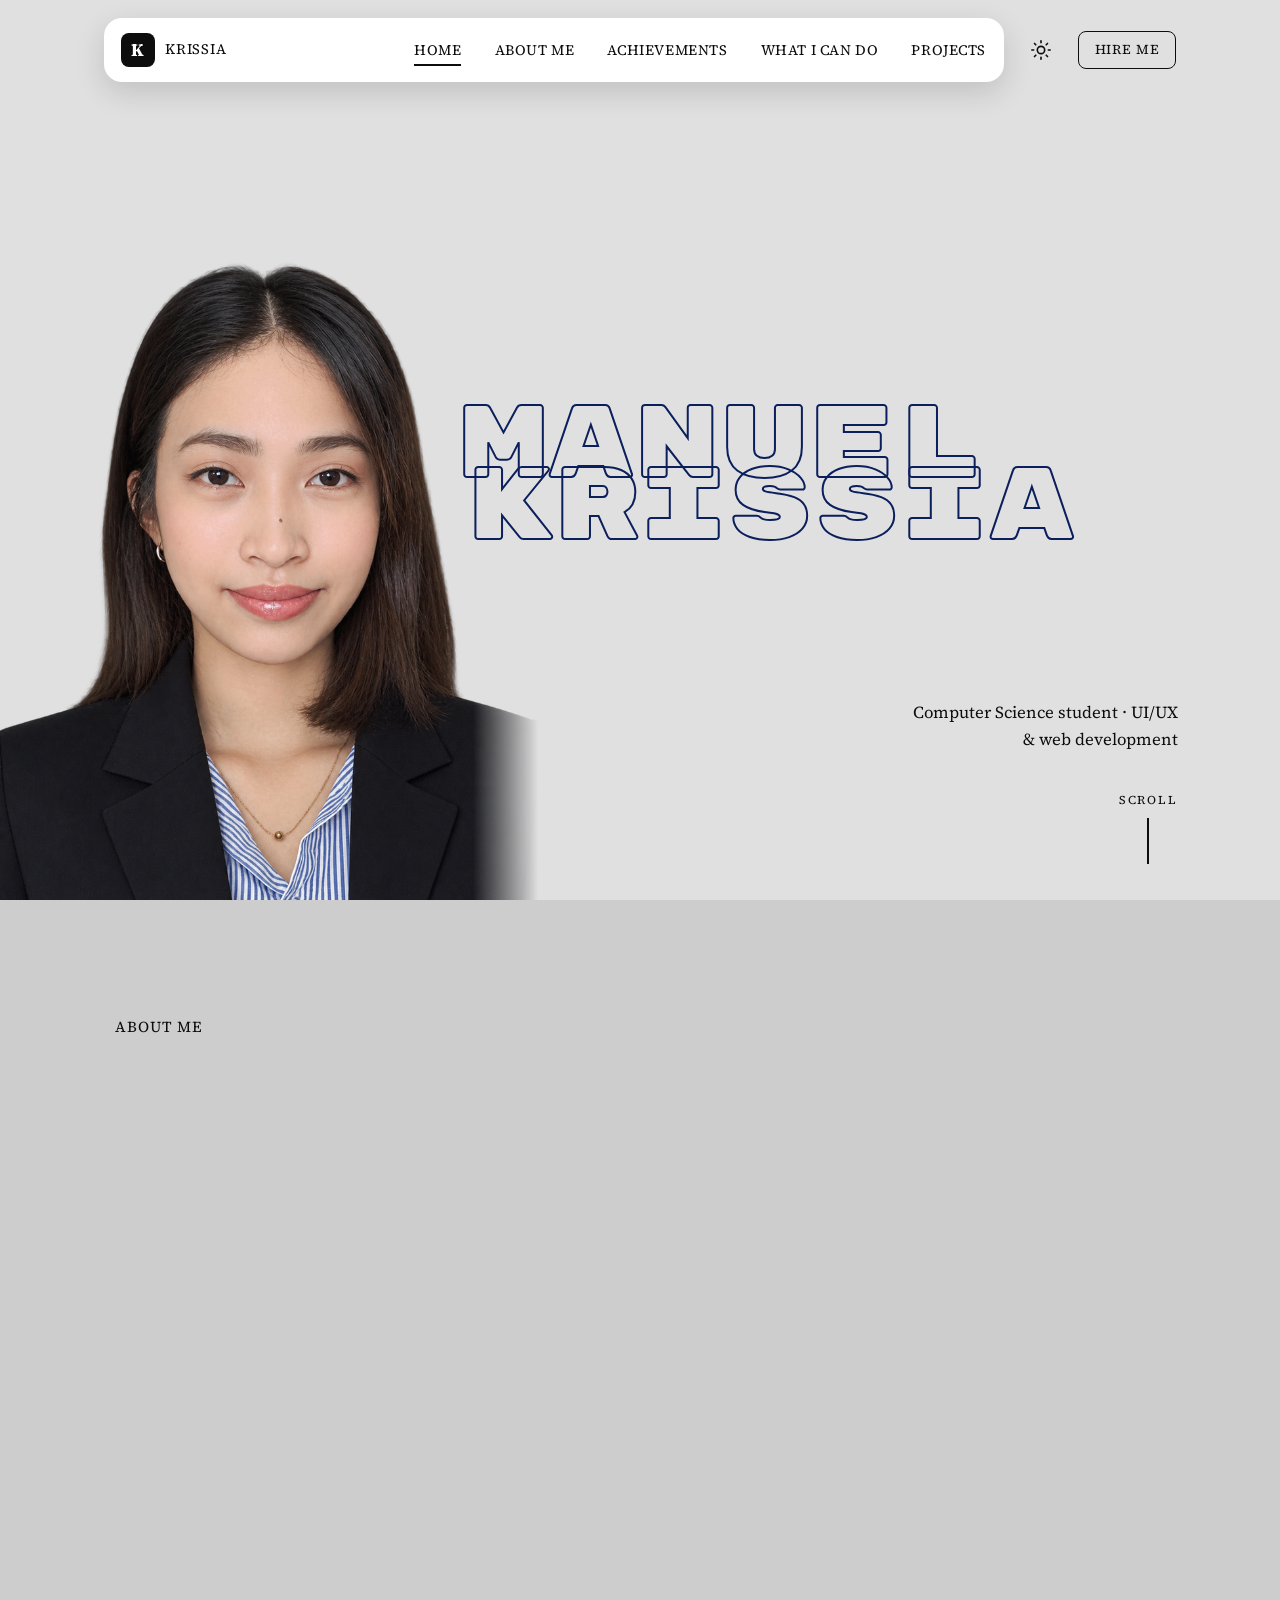
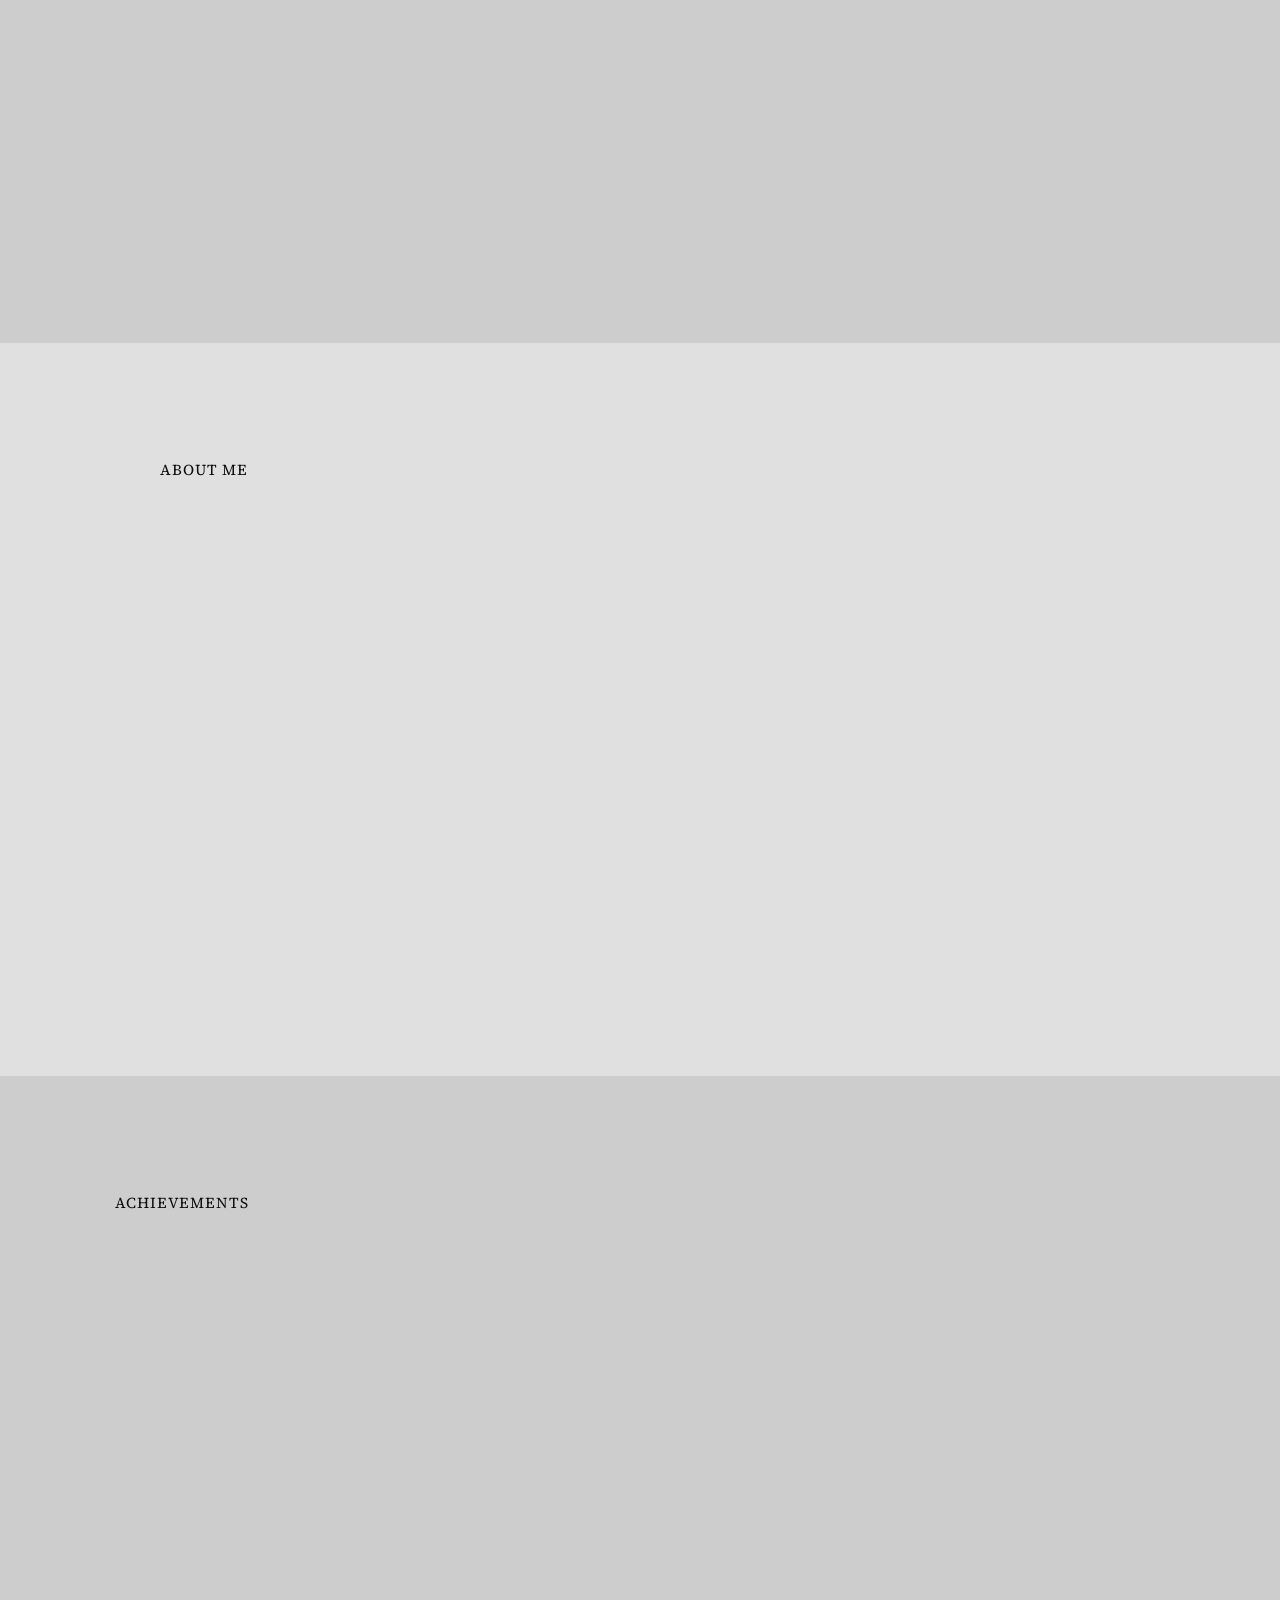
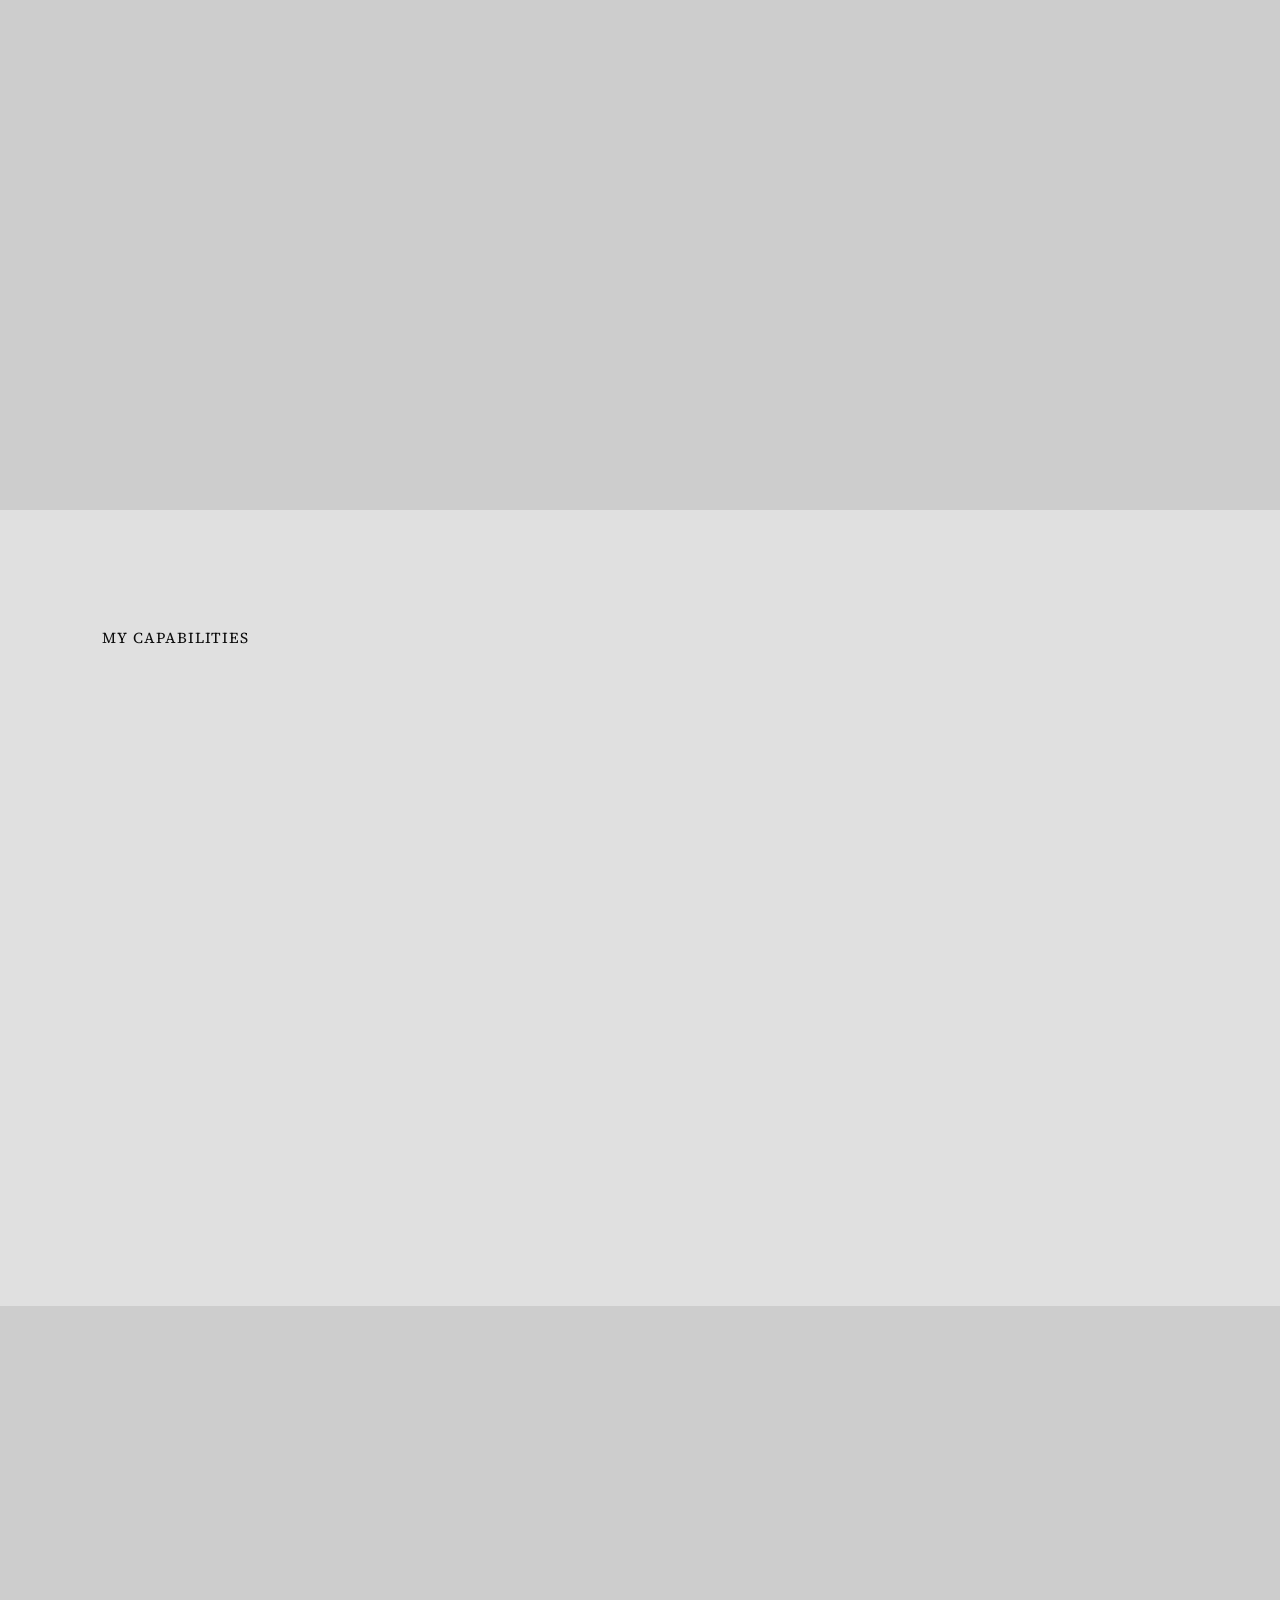
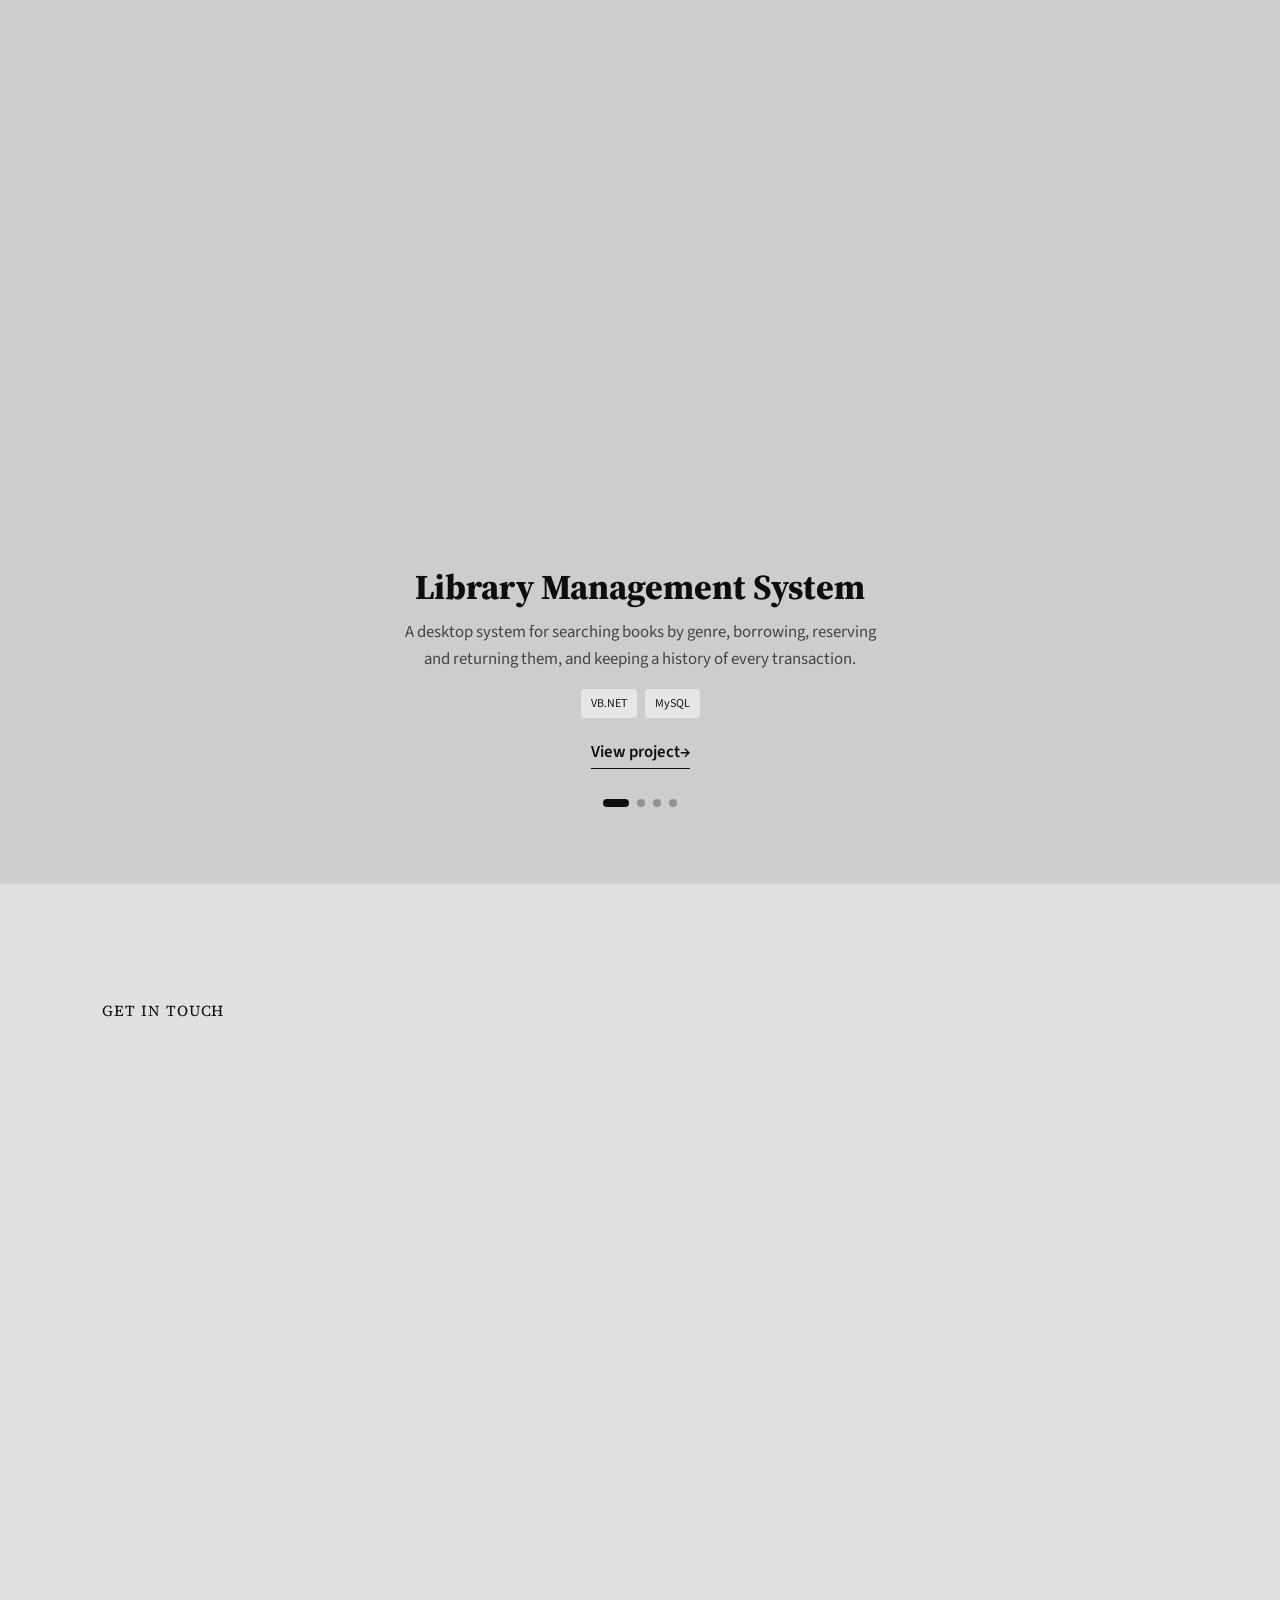
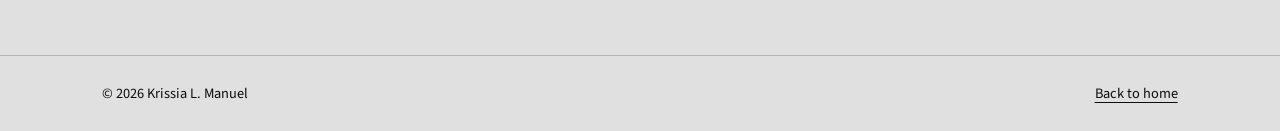
<file: index (3).html>
<!DOCTYPE html>
<html lang="en" data-theme="light">
<head>
  <meta charset="UTF-8" />
  <meta name="viewport" content="width=device-width, initial-scale=1" />
  <title>Krissia Manuel | UI/UX &amp; Web Developer</title>
  <meta name="description" content="Portfolio of Krissia L. Manuel, a Computer Science student focused on UI/UX design and web development." />

  <!-- Set the theme BEFORE the page paints so there is no light/dark flash -->
  <script>
    (function () {
      try {
        var saved = localStorage.getItem('theme');
        var prefersDark = window.matchMedia('(prefers-color-scheme: dark)').matches;
        document.documentElement.setAttribute('data-theme', saved || (prefersDark ? 'dark' : 'light'));
      } catch (e) {}
    })();
  </script>

  <link rel="preconnect" href="https://fonts.googleapis.com" />
  <link rel="preconnect" href="https://fonts.gstatic.com" crossorigin />
  <link href="https://fonts.googleapis.com/css2?family=Rubik+Mono+One&family=Source+Sans+3:wght@400;500;600&family=Source+Serif+4:opsz,wght@8..60,400;8..60,600;8..60,800&display=swap" rel="stylesheet" />
  <link rel="stylesheet" href="style.css" />
</head>
<body>
  <a class="skip-link" href="#about">Skip to content</a>

  <!-- ============ NAVIGATION ============ -->
  <header class="nav-wrap" id="top">
    <nav class="nav" aria-label="Main">
      <a class="brand" href="#home" aria-label="Krissia, go to home">
        <span class="brand-mark">K</span>
        <span class="brand-name">Krissia</span>
      </a>

      <button class="menu-btn" id="menuBtn" aria-label="Open menu" aria-expanded="false" aria-controls="navLinks">
        <span></span><span></span><span></span>
      </button>

      <ul class="nav-links" id="navLinks">
        <li><a href="#home" data-spy="home">Home</a></li>
        <li><a href="#about" data-spy="about">About me</a></li>
        <li><a href="#achievements" data-spy="achievements">Achievements</a></li>
        <li><a href="#skills" data-spy="skills">What I can do</a></li>
        <li><a href="#projects" data-spy="projects">Projects</a></li>
      </ul>
    </nav>

    <button class="theme-btn" id="themeBtn" aria-label="Switch to dark mode" title="Toggle light / dark">
      <svg class="icon-sun" viewBox="0 0 24 24" aria-hidden="true"><circle cx="12" cy="12" r="4"/><path d="M12 2v2M12 20v2M4.9 4.9l1.4 1.4M17.7 17.7l1.4 1.4M2 12h2M20 12h2M4.9 19.1l1.4-1.4M17.7 6.3l1.4-1.4"/></svg>
      <svg class="icon-moon" viewBox="0 0 24 24" aria-hidden="true"><path d="M21 12.8A9 9 0 1 1 11.2 3a7 7 0 0 0 9.8 9.8z"/></svg>
    </button>
    <a class="btn-outline hire" href="#contact">Hire me</a>
  </header>

  <main>
    <!-- ============ HOME / HERO ============ -->
    <section class="hero" id="home" aria-label="Home">
      <img class="hero-photo" src="hero.png" alt="Portrait of Krissia Manuel" width="521" height="615" />
      <h1 class="hero-title" aria-label="Manuel Krissia">
        <span class="hero-line l1" aria-hidden="true" data-text="MANUEL"></span>
        <span class="hero-line l2" aria-hidden="true" data-text="KRISSIA"></span>
      </h1>
      <p class="hero-sub">Computer Science student &middot; UI/UX &amp; web development</p>
      <a class="scroll-cue" href="#about" aria-label="Scroll to about me">
        <span>Scroll</span>
        <i></i>
      </a>
    </section>

    <!-- ============ ABOUT ============ -->
    <section class="section about" id="about">
      <p class="eyebrow">About me</p>
      <h2 class="display reveal">DESIGNER</h2>

      <div class="about-grid">
        <img class="about-photo reveal" src="about.jpg" alt="Krissia Manuel" width="258" height="258" />
        <div class="about-body reveal">
          <h3 class="about-name">KRISSIA L. MANUEL</h3>
          <div class="about-meta">
            <div><span class="meta-label">Projects</span><strong class="count" data-to="2" data-suffix="+">0</strong></div>
            <div><span class="meta-label">Skills</span><strong class="count" data-to="4">0</strong></div>
            <div><span class="meta-label">BSCS student</span><strong>2nd Year</strong></div>
          </div>
          <p>
            I'm a 2nd-year Computer Science student with a focus on UI/UX design and web development.
            I enjoy turning ideas into meaningful, user-friendly digital experiences, particularly through
            interface design and prototyping using Figma. Throughout my studies, I have developed skills in
            MySQL, Python, VB.NET, and CSS, while gaining experience in creating functional, visually appealing,
            and user-centered digital solutions. I'm always eager to learn new technologies, improve my skills,
            and turn creative ideas into practical designs.
          </p>
        </div>
      </div>

      <div class="about-bottom">
        <div class="currently reveal">
          <p class="eyebrow">Currently</p>
          <ul class="current-list">
            <li>
              <span class="chip-icon"><svg viewBox="0 0 24 24"><circle cx="12" cy="12" r="3"/><path d="M19.4 15a1.7 1.7 0 0 0 .3 1.8l.1.1a2 2 0 1 1-2.8 2.8l-.1-.1a1.7 1.7 0 0 0-1.8-.3 1.7 1.7 0 0 0-1 1.5V21a2 2 0 1 1-4 0v-.1a1.7 1.7 0 0 0-1.1-1.5 1.7 1.7 0 0 0-1.8.3l-.1.1a2 2 0 1 1-2.8-2.8l.1-.1a1.7 1.7 0 0 0 .3-1.8 1.7 1.7 0 0 0-1.5-1H3a2 2 0 1 1 0-4h.1a1.7 1.7 0 0 0 1.5-1.1 1.7 1.7 0 0 0-.3-1.8l-.1-.1a2 2 0 1 1 2.8-2.8l.1.1a1.7 1.7 0 0 0 1.8.3H9a1.7 1.7 0 0 0 1-1.5V3a2 2 0 1 1 4 0v.1a1.7 1.7 0 0 0 1 1.5 1.7 1.7 0 0 0 1.8-.3l.1-.1a2 2 0 1 1 2.8 2.8l-.1.1a1.7 1.7 0 0 0-.3 1.8V9a1.7 1.7 0 0 0 1.5 1H21a2 2 0 1 1 0 4h-.1a1.7 1.7 0 0 0-1.5 1z"/></svg></span>
              <div><strong>Building</strong><span>UI/UX &amp; System Design</span></div>
            </li>
            <li>
              <span class="chip-icon"><svg viewBox="0 0 24 24"><circle cx="11" cy="11" r="7"/><path d="m21 21-4.3-4.3"/></svg></span>
              <div><strong>Exploring</strong><span>Unity Game Development</span></div>
            </li>
            <li>
              <span class="chip-icon"><svg viewBox="0 0 24 24"><path d="M22 10 12 5 2 10l10 5 10-5z"/><path d="M6 12v5c3 2.5 9 2.5 12 0v-5"/></svg></span>
              <div><strong>Learning</strong><span>UI Design &amp; Web Development</span></div>
            </li>
          </ul>
        </div>

        <!-- Click to reveal the next trait. Edit the list in script.js (TRAITS) -->
        <div class="traits reveal">
          <div class="trait-stack" id="traitStack" role="button" tabindex="0" aria-label="Show next trait"></div>
          <p class="trait-hint"><span id="traitCount">1 / 3</span> Click the card for the next trait</p>
        </div>
      </div>
    </section>

    <!-- ============ EDUCATION + HOBBIES ============ -->
    <section class="section education" id="education">
      <p class="eyebrow">About me</p>
      <div class="edu-inner">
        <h2 class="display reveal">EDUCATION</h2>
        <div class="edu-card reveal">
          <h3>Norzagaray College</h3>
          <p>Bachelor of Science in Computer Science</p>
          <p>July 2025 &ndash; March 2029</p>
        </div>

        <h2 class="display reveal">HOBBIES</h2>
        <ul class="hobbies">
          <li class="hobby reveal">
            <span class="hobby-icon"><svg viewBox="0 0 24 24"><path d="M3 12v0M7 8v8M11 4v16M15 8v8M19 10v4"/></svg></span>
            <h4>Listening to Music</h4>
            <p>Enjoying music in my free time.</p>
          </li>
          <li class="hobby reveal">
            <span class="hobby-icon"><svg viewBox="0 0 24 24"><path d="M4 5.5A2.5 2.5 0 0 1 6.5 3H20v16H6.5A2.5 2.5 0 0 0 4 21.5z"/><path d="M4 21.5V5.5"/></svg></span>
            <h4>Reading Books</h4>
            <p>A way to relax and learn.</p>
          </li>
          <li class="hobby reveal">
            <span class="hobby-icon"><svg viewBox="0 0 24 24"><path d="M12 20h9"/><path d="M16.5 3.5a2.1 2.1 0 0 1 3 3L7 19l-4 1 1-4z"/></svg></span>
            <h4>Designing</h4>
            <p>Exploring creative designs and layouts.</p>
          </li>
        </ul>
      </div>
    </section>

    <!-- ============ ACHIEVEMENTS ============ -->
    <section class="section achievements" id="achievements">
      <p class="eyebrow">Achievements</p>
      <h2 class="display reveal">RECOGNITION</h2>
      <p class="lead reveal">A collection of academic and professional recognitions that reflect my dedication to excellence.</p>

      <div class="collage" id="collage">
        <button class="shot reveal" data-i="0"><img src="rec1.jpg" alt="Recognition day with teachers in front of the chalkboard" loading="lazy" /></button>
        <button class="shot reveal" data-i="1"><img src="rec2.jpg" alt="Two students wearing medals" loading="lazy" /></button>
        <button class="shot reveal" data-i="2"><img src="rec3.jpg" alt="Certificate of Recognition, 1st place WinS IEC Video Contest" loading="lazy" /></button>
        <button class="shot reveal" data-i="3"><img src="rec4.jpg" alt="Graduation day selfie" loading="lazy" /></button>
        <button class="shot reveal" data-i="4"><img src="rec5.jpg" alt="Senior High School diploma" loading="lazy" /></button>
        <button class="shot reveal" data-i="5"><img src="rec6.jpg" alt="Classmates holding certificates of recognition" loading="lazy" /></button>
        <button class="shot reveal" data-i="6"><img src="rec7.jpg" alt="Receiving a certificate of recognition with a family member" loading="lazy" /></button>
      </div>
    </section>

    <!-- ============ WHAT I CAN DO ============ -->
    <section class="section skills" id="skills">
      <p class="eyebrow">My capabilities</p>
      <div class="skills-grid">
        <div class="skills-left">
          <h2 class="display reveal">WHAT I CAN DO</h2>
          <p class="lead reveal">I combine technical, problem-solving, and creative skills to design user-friendly interfaces, develop functional systems, manage databases using SQL, and create meaningful digital experiences.</p>

          <ul class="tools reveal">
            <li><img src="skill-python.png" alt="Python" /><span>Python</span></li>
            <li><img src="skill-csharp.png" alt="C#" /><span>C#</span></li>
            <li><img src="skill-figma.png" alt="Figma" /><span>Figma</span></li>
            <li><img src="skill-mysql.png" alt="MySQL" /><span>MySQL</span></li>
            <li><img src="skill-html.png" alt="HTML5" /><span>HTML5</span></li>
            <li><img src="skill-google.png" alt="Google tools" /><span>Google</span></li>
            <li><img src="skill-vb.png" alt="Visual Basic" /><span>Visual Basic</span></li>
            <li><img src="skill-canva.png" alt="Canva" /><span>Canva</span></li>
          </ul>
        </div>

        <div class="skill-cards">
          <article class="skill-card reveal">
            <header>
              <span class="num">01</span>
              <span class="skill-title">UI/UX &amp; Digital Design</span>
            </header>
            <div class="skill-icon"><svg viewBox="0 0 24 24"><path d="M12 19l7-7 3 3-7 7-3-3z"/><path d="M18 13l-1.5-7.5L2 2l3.5 14.5L13 18z"/><path d="m2 2 7.6 7.6"/><circle cx="11" cy="11" r="2"/></svg></div>
            <p>Designing clean, user-friendly interfaces and creating prototypes that improve the user experience.</p>
            <ul class="tags"><li>UI/UX Design</li><li>Layout Design</li><li>Figma</li><li>User Interface</li><li>Prototyping</li><li>Wireframing</li></ul>
          </article>

          <article class="skill-card reveal">
            <header>
              <span class="num">02</span>
              <span class="skill-title">Web, System &amp; Database Development</span>
            </header>
            <div class="skill-icon"><svg viewBox="0 0 24 24"><ellipse cx="12" cy="5" rx="8" ry="3"/><path d="M4 5v6c0 1.7 3.6 3 8 3s8-1.3 8-3V5"/><path d="M4 11v6c0 1.7 3.6 3 8 3s8-1.3 8-3v-6"/></svg></div>
            <p>Developing functional systems and web pages while managing structured data. Applying programming and problem-solving skills to build reliable digital solutions.</p>
            <ul class="tags"><li>Python</li><li>VB.NET</li><li>MySQL</li><li>HTML &amp; CSS</li><li>SQL Queries</li><li>System Development</li></ul>
          </article>
        </div>
      </div>
    </section>

    <!-- ============ PROJECT GALLERY (coverflow) ============ -->
    <section class="section projects" id="projects">
      <div class="gallery-head reveal">
        <div>
          <p class="eyebrow">Selected work</p>
          <h2 class="display">Work Gallery</h2>
          <p class="lead">A collection of systems and digital projects I've built.</p>
        </div>
        <!-- Change the link in script.js (MORE_PROJECTS_LINK) -->
        <a class="more-btn" id="moreProjects" href="#" target="_blank" rel="noopener">
          View more projects
          <svg viewBox="0 0 24 24" aria-hidden="true"><path d="M14 4h6v6M20 4l-9 9M18 14v5a1 1 0 0 1-1 1H5a1 1 0 0 1-1-1V7a1 1 0 0 1 1-1h5"/></svg>
        </a>
      </div>

      <!-- Cards are generated from the PROJECTS list in script.js -->
      <div class="coverflow reveal" id="coverflow" role="region" aria-roledescription="carousel" aria-label="Projects" tabindex="0">
        <div class="cf-stage" id="cfStage"></div>
        <button class="cf-arrow prev" id="cfPrev" type="button" aria-label="Previous project">
          <svg viewBox="0 0 24 24" aria-hidden="true"><path d="M15 5l-7 7 7 7"/></svg>
        </button>
        <button class="cf-arrow next" id="cfNext" type="button" aria-label="Next project">
          <svg viewBox="0 0 24 24" aria-hidden="true"><path d="M9 5l7 7-7 7"/></svg>
        </button>
      </div>

      <div class="cf-info" id="cfInfo" aria-live="polite">
        <h3 id="cfTitle"></h3>
        <p id="cfDesc"></p>
        <ul class="tags" id="cfTags"></ul>
        <a class="cf-link" id="cfLink" href="#" target="_blank" rel="noopener">View project</a>
      </div>
      <div class="cf-dots" id="cfDots"></div>
    </section>

    <!-- ============ CONTACT ============ -->
    <section class="section contact" id="contact">
      <p class="eyebrow">Get in touch</p>
      <div class="contact-grid">
        <div class="contact-left">
          <h2 class="display big reveal">LET&rsquo;S WORK TOGETHER</h2>
          <p class="contact-strong reveal">Looking for the next problem worth solving.</p>
          <p class="contact-copy reveal">I'm open to opportunities where I can contribute to web development and digital workflows.</p>
          <!-- Put your resume file next to index.html and name it resume.pdf -->
          <a class="btn-pill reveal" href="resume.pdf" download>Download resume</a>
        </div>

        <div class="contact-cards">
          <a class="contact-card reveal" href="mailto:manuelisha49@gmail.com">
            <svg viewBox="0 0 24 24"><rect x="3" y="5" width="18" height="14" rx="2"/><path d="m3 7 9 6 9-6"/></svg>
            <div><span class="c-label">Email</span><span class="c-value u">manuelisha49@gmail.com</span></div>
          </a>
          <!-- Replace the # below with your Facebook profile link -->
          <a class="contact-card reveal" href="#" target="_blank" rel="noopener">
            <svg viewBox="0 0 24 24"><path d="M18 2h-3a5 5 0 0 0-5 5v3H7v4h3v8h4v-8h3l1-4h-4V7a1 1 0 0 1 1-1h3z"/></svg>
            <div><span class="c-label">Facebook</span><span class="c-value">Krissia Manuel</span></div>
          </a>
          <a class="contact-card reveal" href="https://github.com/manuelisha49-pixel" target="_blank" rel="noopener">
            <svg viewBox="0 0 24 24"><path d="M9 19c-5 1.5-5-2.5-7-3m14 6v-3.9a3.4 3.4 0 0 0-1-2.6c3.1-.3 6.4-1.5 6.4-7A5.4 5.4 0 0 0 20 4.8 5 5 0 0 0 19.9 1S18.7.7 16 2.5a13.4 13.4 0 0 0-7 0C6.3.7 5.1 1 5.1 1A5 5 0 0 0 5 4.8a5.4 5.4 0 0 0-1.4 3.7c0 5.5 3.3 6.7 6.4 7a3.4 3.4 0 0 0-1 2.6V22"/></svg>
            <div><span class="c-label">GitHub</span><span class="c-value">github.com/manuelisha49-pixel</span></div>
          </a>
          <a class="btn-pill small reveal" href="mailto:manuelisha49@gmail.com?subject=Hello%20Krissia">Send me a message</a>
        </div>
      </div>
    </section>
  </main>

  <footer class="footer">
    <p>&copy; <span id="year">2026</span> Krissia L. Manuel</p>
    <a href="#home" class="footer-home">Back to home</a>
  </footer>

  <!-- Floating Home button (appears after you scroll) -->
  <a class="to-home" id="toHome" href="#home" aria-label="Back to home" title="Back to home">
    <svg viewBox="0 0 24 24"><path d="M3 10.5 12 3l9 7.5"/><path d="M5 9.5V21h5v-6h4v6h5V9.5"/></svg>
  </a>

  <!-- Lightbox for the achievement photos -->
  <div class="lightbox" id="lightbox" aria-hidden="true" role="dialog" aria-label="Photo viewer">
    <button class="lb-close" id="lbClose" aria-label="Close">&times;</button>
    <button class="lb-nav prev" id="lbPrev" aria-label="Previous photo">&#8249;</button>
    <img id="lbImg" alt="" />
    <button class="lb-nav next" id="lbNext" aria-label="Next photo">&#8250;</button>
  </div>

  <script src="script.js"></script>
</body>
</html>
</file>
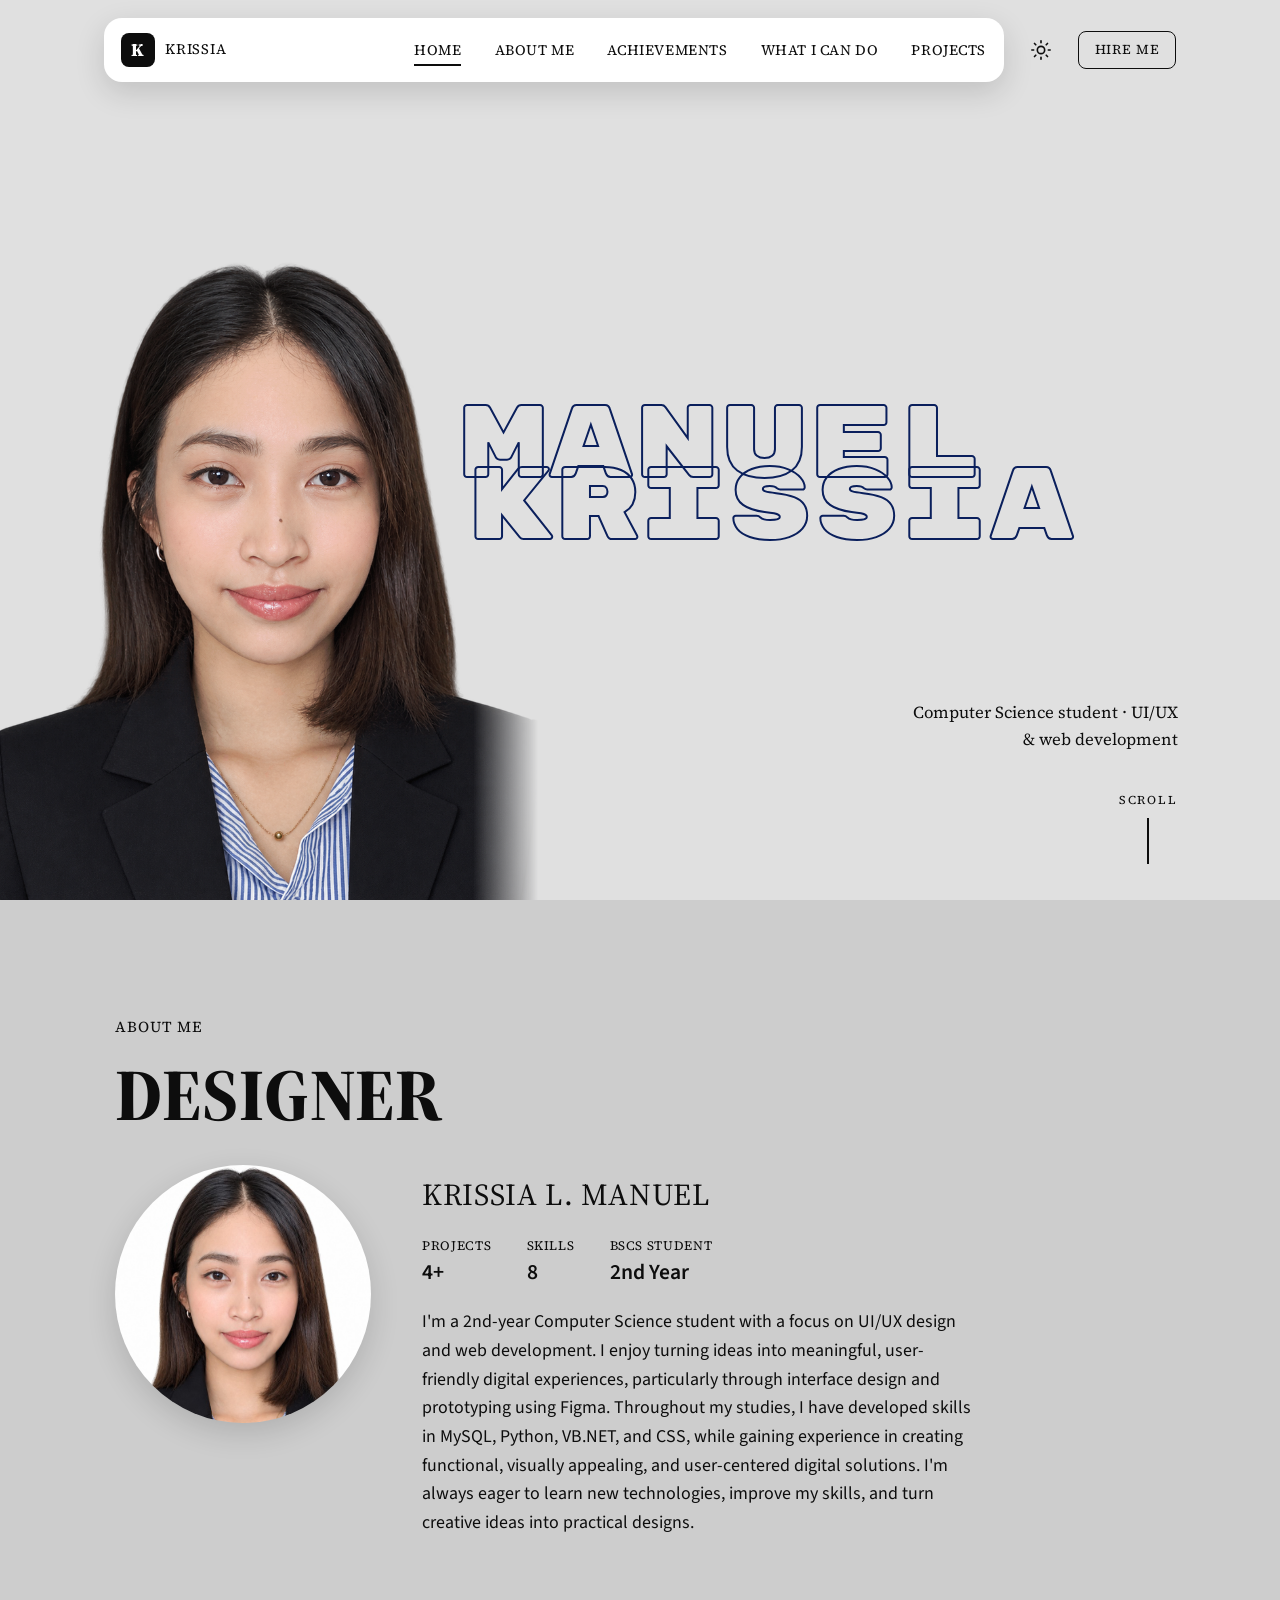
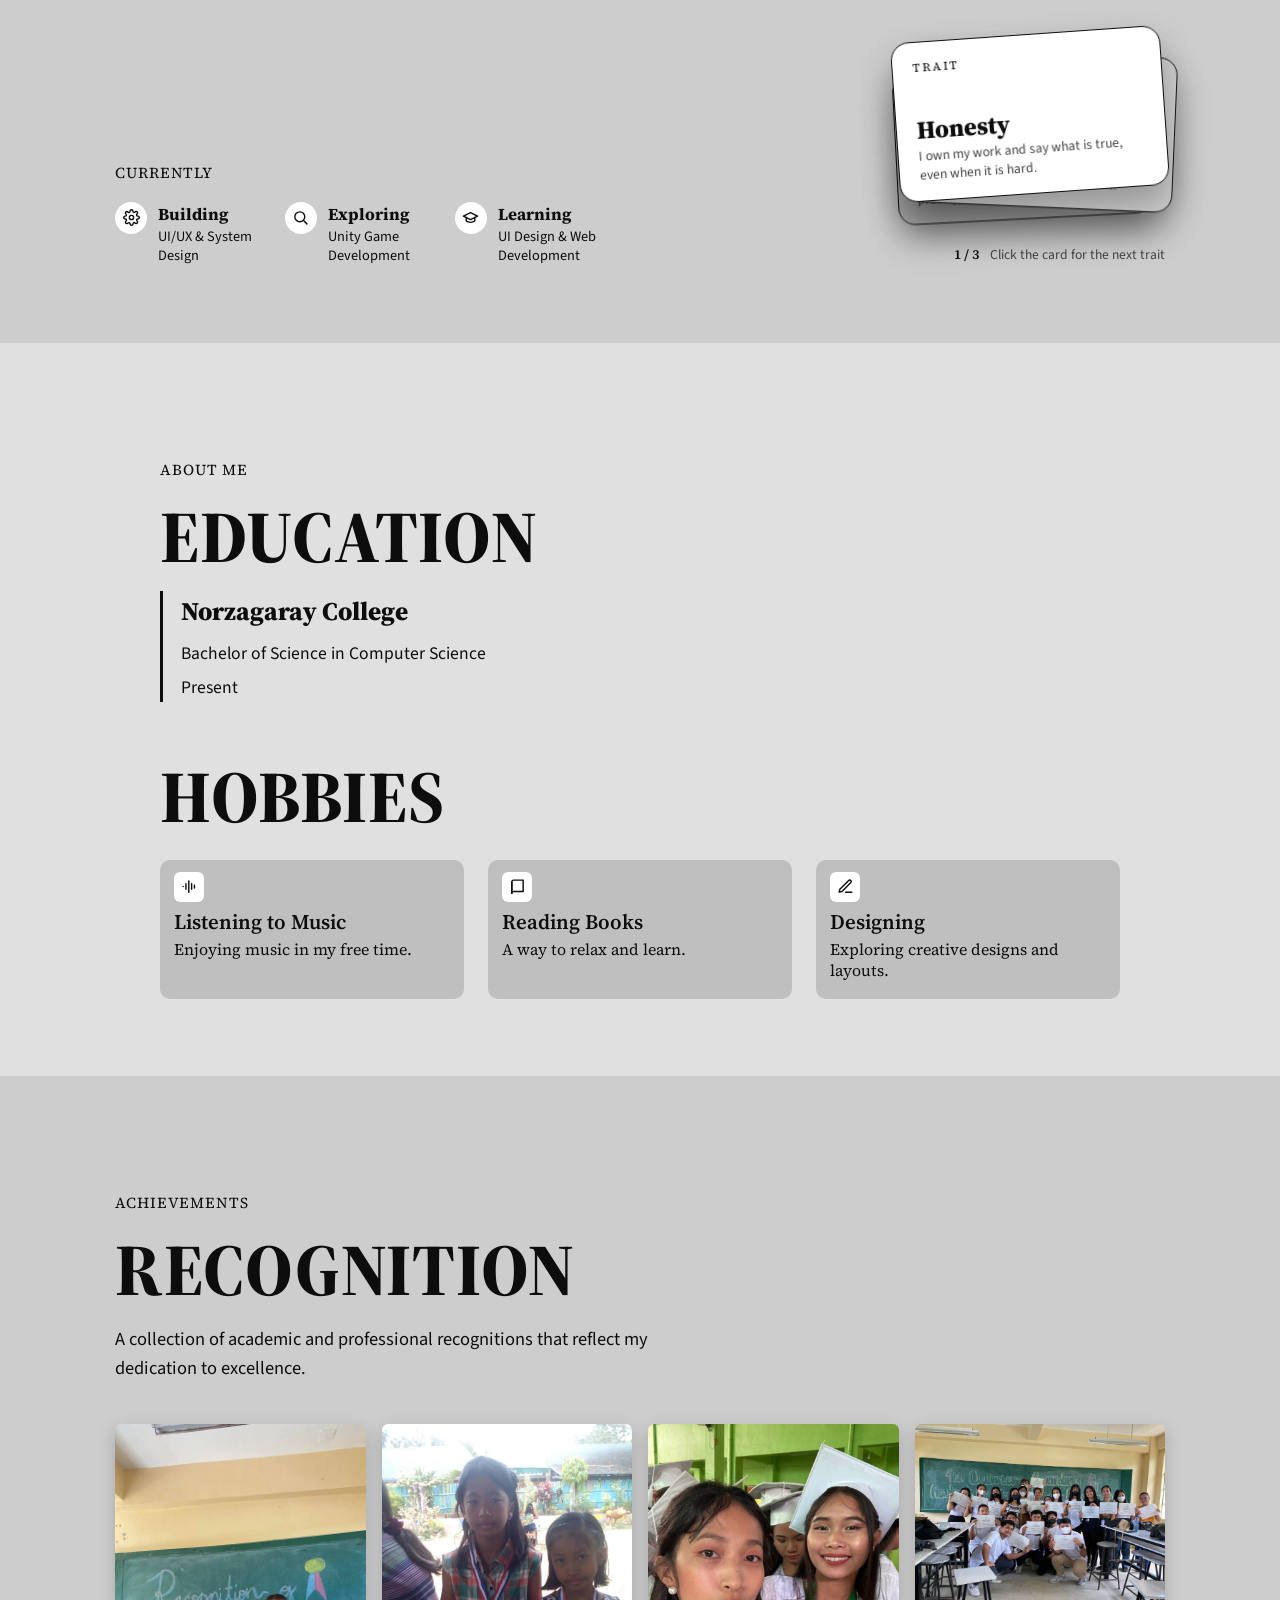
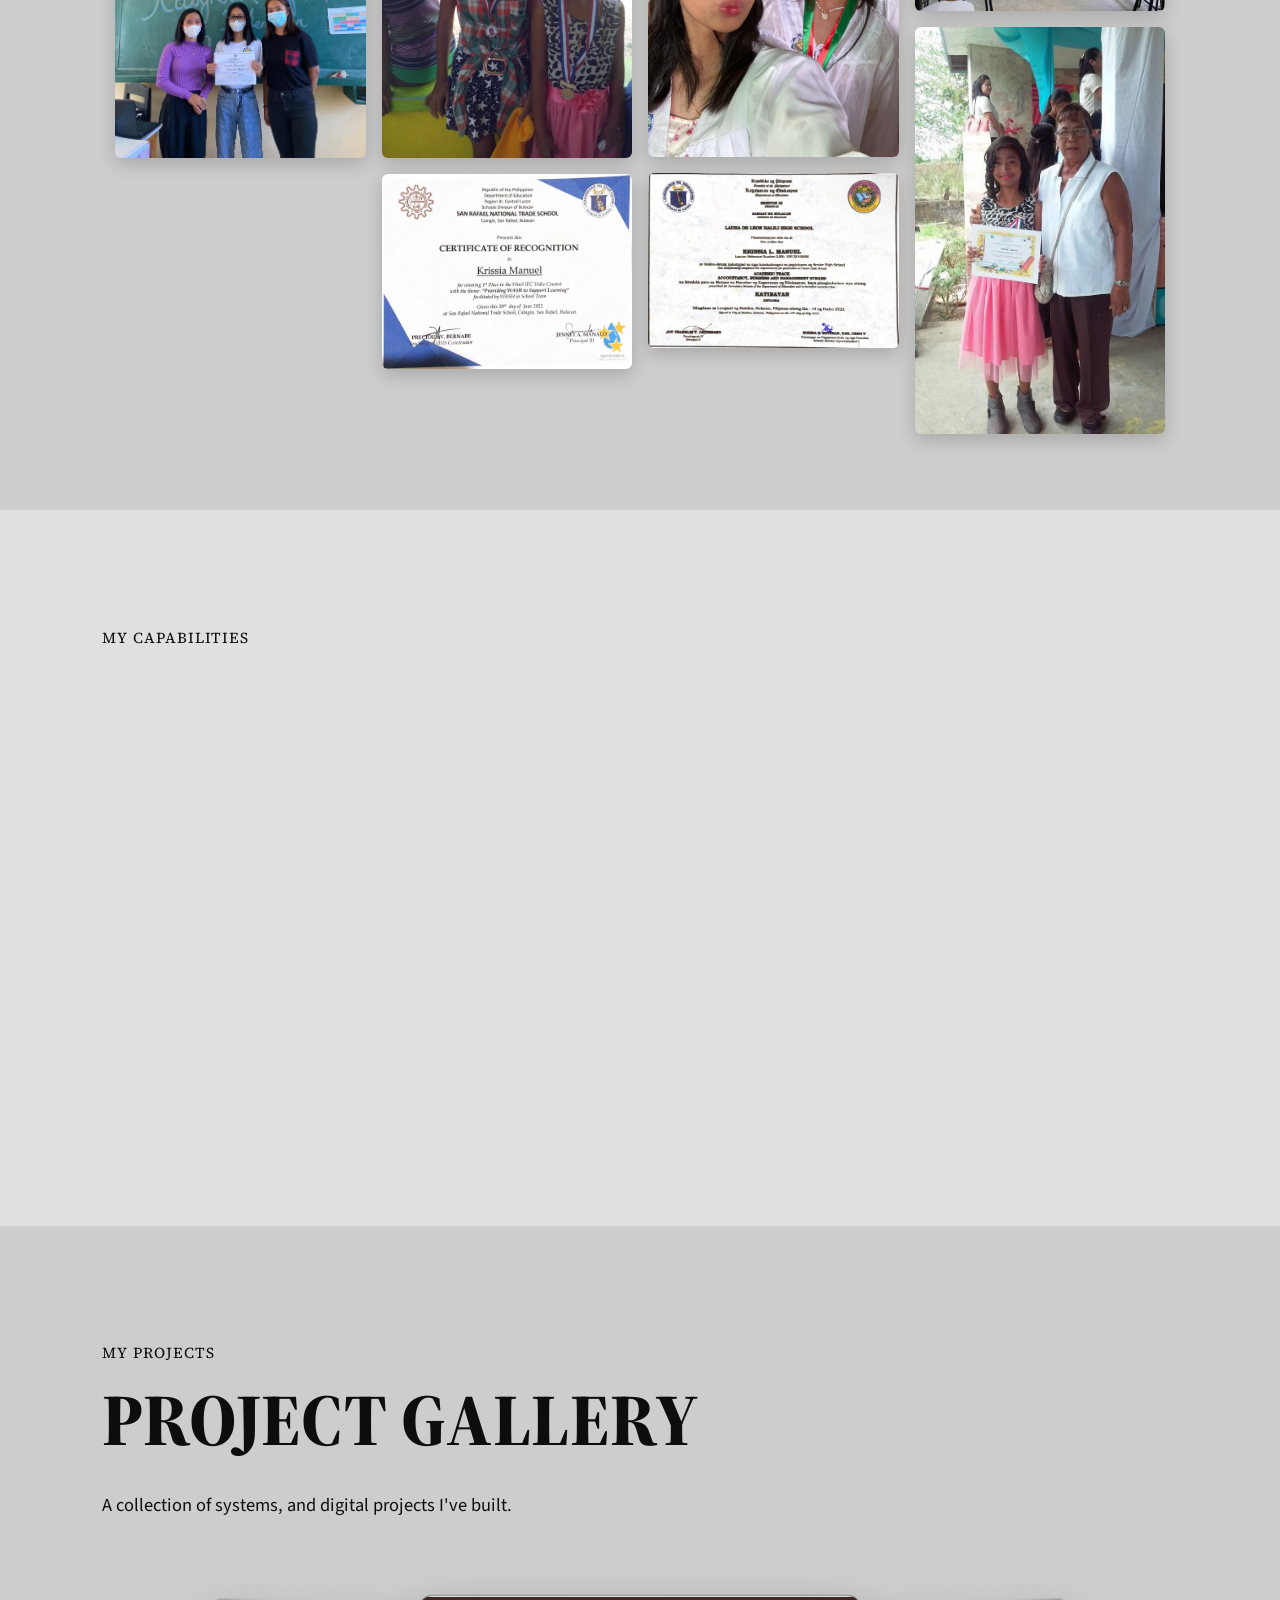
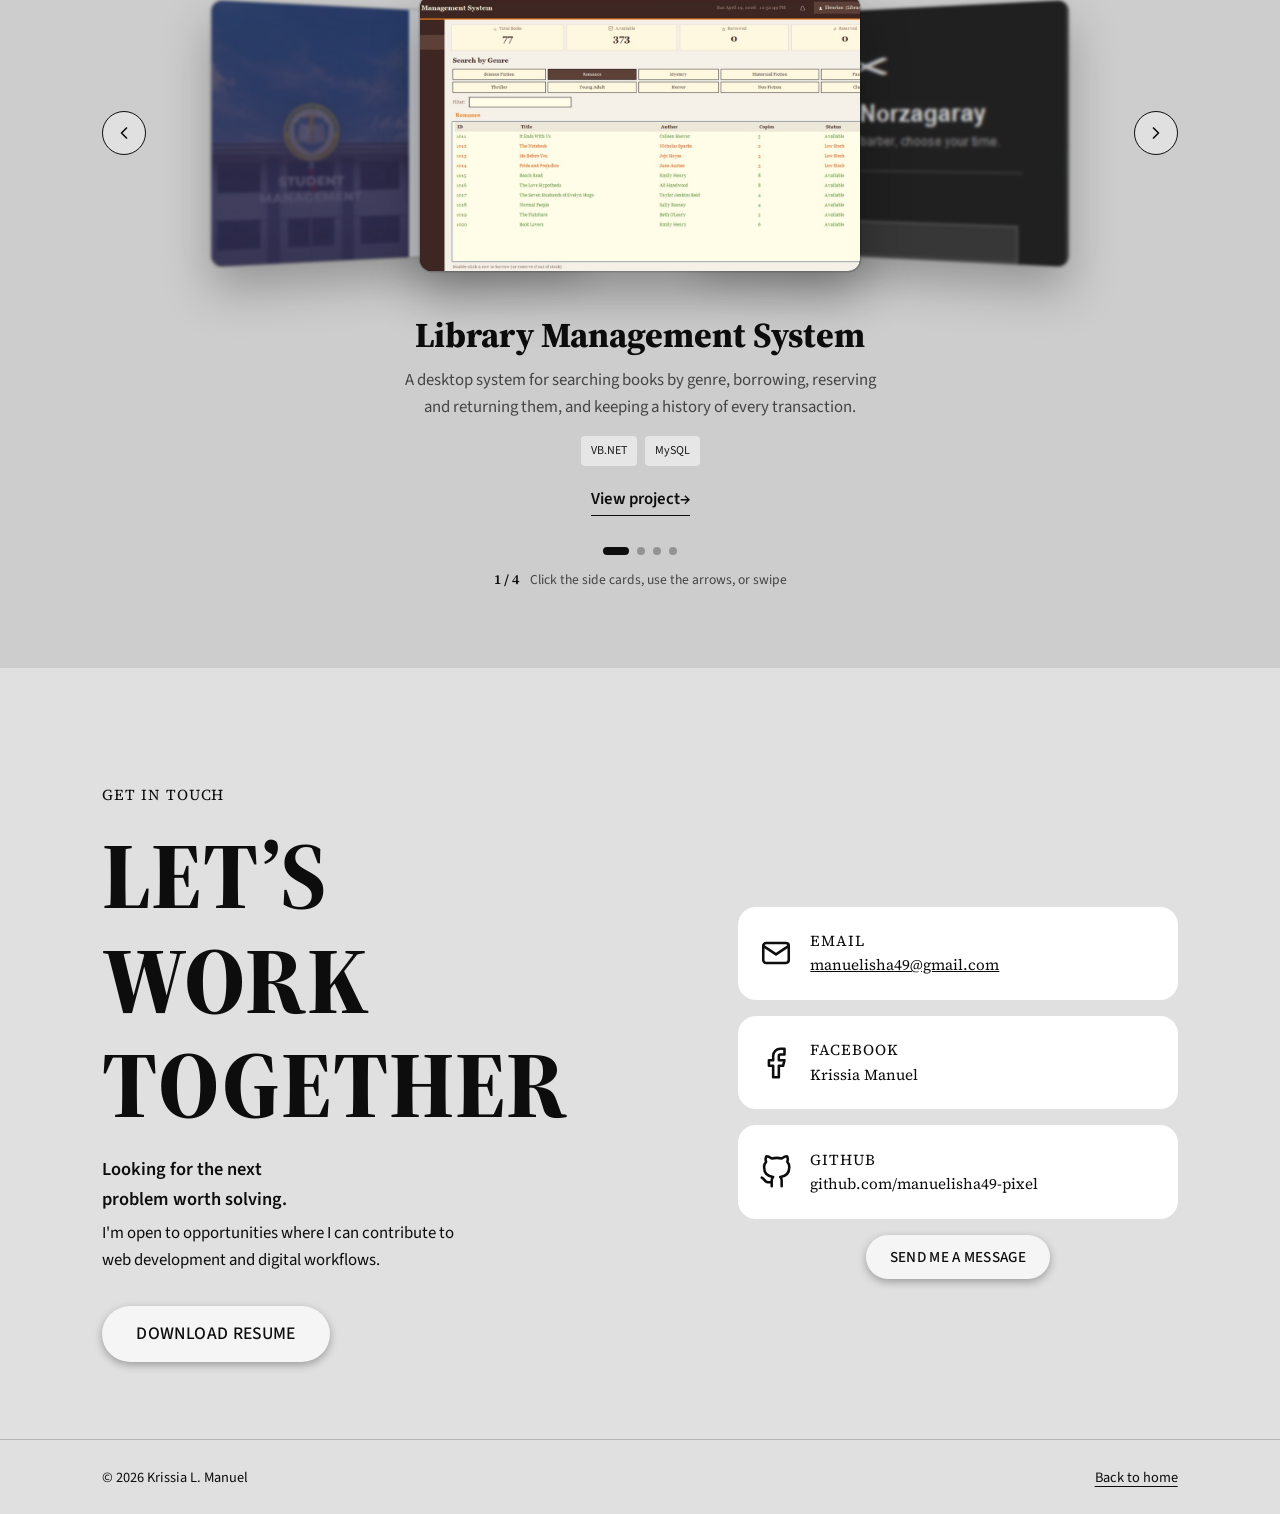
<file: manuel.html>
<!DOCTYPE html>
<html lang="en" data-theme="light">
<head>
  <meta charset="UTF-8" />
  <meta name="viewport" content="width=device-width, initial-scale=1" />
  <title>Krissia Manuel | UI/UX &amp; Web Developer</title>
  <meta name="description" content="Portfolio of Krissia L. Manuel, a Computer Science student focused on UI/UX design and web development." />

  <!-- Set the theme BEFORE the page paints so there is no light/dark flash -->
  <script>
    (function () {
      try {
        var saved = localStorage.getItem('theme');
        var prefersDark = window.matchMedia('(prefers-color-scheme: dark)').matches;
        document.documentElement.setAttribute('data-theme', saved || (prefersDark ? 'dark' : 'light'));
      } catch (e) {}
    })();
  </script>

  <link rel="preconnect" href="https://fonts.googleapis.com" />
  <link rel="preconnect" href="https://fonts.gstatic.com" crossorigin />
  <link href="https://fonts.googleapis.com/css2?family=Rubik+Mono+One&family=Source+Sans+3:wght@400;500;600&family=Source+Serif+4:opsz,wght@8..60,400;8..60,600;8..60,800&display=swap" rel="stylesheet" />
  <link rel="stylesheet" href="manuel.css?v=n4" />
</head>
<body>
  <a class="skip-link" href="#about">Skip to content</a>

  <!-- ============ NAVIGATION ============ -->
  <header class="nav-wrap" id="top">
    <nav class="nav" aria-label="Main">
      <a class="brand" href="#home" aria-label="Krissia, go to home">
        <span class="brand-mark">K</span>
        <span class="brand-name">Krissia</span>
      </a>

      <button class="menu-btn" id="menuBtn" aria-label="Open menu" aria-expanded="false" aria-controls="navLinks">
        <span></span><span></span><span></span>
      </button>

      <ul class="nav-links" id="navLinks">
        <li><a href="#home" data-spy="home">Home</a></li>
        <li><a href="#about" data-spy="about">About me</a></li>
        <li><a href="#achievements" data-spy="achievements">Achievements</a></li>
        <li><a href="#skills" data-spy="skills">What I can do</a></li>
        <li><a href="#projects" data-spy="projects">Projects</a></li>
      </ul>
    </nav>

    <button class="theme-btn" id="themeBtn" aria-label="Switch to dark mode" title="Toggle light / dark">
      <svg class="icon-sun" viewBox="0 0 24 24" aria-hidden="true"><circle cx="12" cy="12" r="4"/><path d="M12 2v2M12 20v2M4.9 4.9l1.4 1.4M17.7 17.7l1.4 1.4M2 12h2M20 12h2M4.9 19.1l1.4-1.4M17.7 6.3l1.4-1.4"/></svg>
      <svg class="icon-moon" viewBox="0 0 24 24" aria-hidden="true"><path d="M21 12.8A9 9 0 1 1 11.2 3a7 7 0 0 0 9.8 9.8z"/></svg>
    </button>
    <a class="btn-outline hire" href="#contact">Hire me</a>
  </header>

  <main>
    <!-- ============ HOME / HERO ============ -->
    <section class="hero" id="home" aria-label="Home">
      <img class="hero-photo" src="manuel-hero.png" alt="Portrait of Krissia Manuel" width="521" height="615" />
      <h1 class="hero-title" aria-label="Manuel Krissia">
        <span class="hero-line l1" aria-hidden="true" data-text="MANUEL"></span>
        <span class="hero-line l2" aria-hidden="true" data-text="KRISSIA"></span>
      </h1>
      <p class="hero-sub">Computer Science student &middot; UI/UX &amp; web development</p>
      <a class="scroll-cue" href="#about" aria-label="Scroll to about me">
        <span>Scroll</span>
        <i></i>
      </a>
    </section>

    <!-- ============ ABOUT ============ -->
    <section class="section about" id="about">
      <p class="eyebrow">About me</p>
      <h2 class="display reveal">DESIGNER</h2>

      <div class="about-grid">
        <img class="about-photo reveal" src="manuel-about.jpg" alt="Krissia Manuel" width="258" height="258" />
        <div class="about-body reveal">
          <h3 class="about-name">KRISSIA L. MANUEL</h3>
          <div class="about-meta">
            <div><span class="meta-label">Projects</span><strong class="count" data-to="4" data-suffix="+">0</strong></div>
            <div><span class="meta-label">Skills</span><strong class="count" data-to="8">0</strong></div>
            <div><span class="meta-label">BSCS student</span><strong>2nd Year</strong></div>
          </div>
          <p>
            I'm a 2nd-year Computer Science student with a focus on UI/UX design and web development.
            I enjoy turning ideas into meaningful, user-friendly digital experiences, particularly through
            interface design and prototyping using Figma. Throughout my studies, I have developed skills in
            MySQL, Python, VB.NET, and CSS, while gaining experience in creating functional, visually appealing,
            and user-centered digital solutions. I'm always eager to learn new technologies, improve my skills,
            and turn creative ideas into practical designs.
          </p>
        </div>
      </div>

      <div class="about-bottom">
        <div class="currently reveal">
          <p class="eyebrow">Currently</p>
          <ul class="current-list">
            <li>
              <span class="chip-icon"><svg viewBox="0 0 24 24"><circle cx="12" cy="12" r="3"/><path d="M19.4 15a1.7 1.7 0 0 0 .3 1.8l.1.1a2 2 0 1 1-2.8 2.8l-.1-.1a1.7 1.7 0 0 0-1.8-.3 1.7 1.7 0 0 0-1 1.5V21a2 2 0 1 1-4 0v-.1a1.7 1.7 0 0 0-1.1-1.5 1.7 1.7 0 0 0-1.8.3l-.1.1a2 2 0 1 1-2.8-2.8l.1-.1a1.7 1.7 0 0 0 .3-1.8 1.7 1.7 0 0 0-1.5-1H3a2 2 0 1 1 0-4h.1a1.7 1.7 0 0 0 1.5-1.1 1.7 1.7 0 0 0-.3-1.8l-.1-.1a2 2 0 1 1 2.8-2.8l.1.1a1.7 1.7 0 0 0 1.8.3H9a1.7 1.7 0 0 0 1-1.5V3a2 2 0 1 1 4 0v.1a1.7 1.7 0 0 0 1 1.5 1.7 1.7 0 0 0 1.8-.3l.1-.1a2 2 0 1 1 2.8 2.8l-.1.1a1.7 1.7 0 0 0-.3 1.8V9a1.7 1.7 0 0 0 1.5 1H21a2 2 0 1 1 0 4h-.1a1.7 1.7 0 0 0-1.5 1z"/></svg></span>
              <div><strong>Building</strong><span>UI/UX &amp; System Design</span></div>
            </li>
            <li>
              <span class="chip-icon"><svg viewBox="0 0 24 24"><circle cx="11" cy="11" r="7"/><path d="m21 21-4.3-4.3"/></svg></span>
              <div><strong>Exploring</strong><span>Unity Game Development</span></div>
            </li>
            <li>
              <span class="chip-icon"><svg viewBox="0 0 24 24"><path d="M22 10 12 5 2 10l10 5 10-5z"/><path d="M6 12v5c3 2.5 9 2.5 12 0v-5"/></svg></span>
              <div><strong>Learning</strong><span>UI Design &amp; Web Development</span></div>
            </li>
          </ul>
        </div>

        <!-- Click to reveal the next trait. Edit the list in script.js (TRAITS) -->
        <div class="traits reveal">
          <div class="trait-stack" id="traitStack" role="button" tabindex="0" aria-label="Show next trait"></div>
          <p class="trait-hint"><span id="traitCount">1 / 3</span> Click the card for the next trait</p>
        </div>
      </div>
    </section>

    <!-- ============ EDUCATION + HOBBIES ============ -->
    <section class="section education" id="education">
      <p class="eyebrow">About me</p>
      <div class="edu-inner">
        <h2 class="display reveal">EDUCATION</h2>
        <div class="edu-card reveal">
          <h3>Norzagaray College</h3>
          <p>Bachelor of Science in Computer Science</p>
          <p>Present</p>
        </div>

        <h2 class="display reveal">HOBBIES</h2>
        <ul class="hobbies">
          <li class="hobby reveal">
            <span class="hobby-icon"><svg viewBox="0 0 24 24"><path d="M3 12v0M7 8v8M11 4v16M15 8v8M19 10v4"/></svg></span>
            <h4>Listening to Music</h4>
            <p>Enjoying music in my free time.</p>
          </li>
          <li class="hobby reveal">
            <span class="hobby-icon"><svg viewBox="0 0 24 24"><path d="M4 5.5A2.5 2.5 0 0 1 6.5 3H20v16H6.5A2.5 2.5 0 0 0 4 21.5z"/><path d="M4 21.5V5.5"/></svg></span>
            <h4>Reading Books</h4>
            <p>A way to relax and learn.</p>
          </li>
          <li class="hobby reveal">
            <span class="hobby-icon"><svg viewBox="0 0 24 24"><path d="M12 20h9"/><path d="M16.5 3.5a2.1 2.1 0 0 1 3 3L7 19l-4 1 1-4z"/></svg></span>
            <h4>Designing</h4>
            <p>Exploring creative designs and layouts.</p>
          </li>
        </ul>
      </div>
    </section>

    <!-- ============ ACHIEVEMENTS ============ -->
    <section class="section achievements" id="achievements">
      <p class="eyebrow">Achievements</p>
      <h2 class="display reveal">RECOGNITION</h2>
      <p class="lead reveal">A collection of academic and professional recognitions that reflect my dedication to excellence.</p>

      <div class="collage" id="collage">
        <button class="shot reveal" data-i="0"><img src="manuel-rec1.jpg" alt="Recognition day with teachers in front of the chalkboard" loading="lazy" /></button>
        <button class="shot reveal" data-i="1"><img src="manuel-rec2.jpg" alt="Two students wearing medals" loading="lazy" /></button>
        <button class="shot reveal" data-i="2"><img src="manuel-rec3.jpg" alt="Certificate of Recognition, 1st place WinS IEC Video Contest" loading="lazy" /></button>
        <button class="shot reveal" data-i="3"><img src="manuel-rec4.jpg" alt="Graduation day selfie" loading="lazy" /></button>
        <button class="shot reveal" data-i="4"><img src="manuel-rec5.jpg" alt="Senior High School diploma" loading="lazy" /></button>
        <button class="shot reveal" data-i="5"><img src="manuel-rec6.jpg" alt="Classmates holding certificates of recognition" loading="lazy" /></button>
        <button class="shot reveal" data-i="6"><img src="manuel-rec7.jpg" alt="Receiving a certificate of recognition with a family member" loading="lazy" /></button>
      </div>
    </section>

    <!-- ============ WHAT I CAN DO ============ -->
    <section class="section skills" id="skills">
      <p class="eyebrow">My capabilities</p>
      <div class="skills-grid">
        <div class="skills-left">
          <h2 class="display reveal">WHAT I CAN DO</h2>
          <p class="lead reveal">I combine technical, problem-solving, and creative skills to design user-friendly interfaces, develop functional systems, manage databases using SQL, and create meaningful digital experiences.</p>

          <ul class="tools reveal">
            <li><img src="manuel-skill-python.png" alt="Python" /></li>
            <li><img src="manuel-skill-csharp.png" alt="C#" /></li>
            <li><img src="manuel-skill-figma.png" alt="Figma" /></li>
            <li><img src="manuel-skill-mysql.png" alt="MySQL" /></li>
            <li><img src="manuel-skill-html.png" alt="HTML5" /></li>
            <li><img src="manuel-skill-google.png" alt="Google tools" /></li>
            <li><img src="manuel-skill-vb.png" alt="Visual Basic" /></li>
            <li><img src="manuel-skill-canva.png" alt="Canva" /></li>
          </ul>
        </div>

        <div class="skill-cards">
          <article class="skill-card reveal">
            <header>
              <span class="num">01</span>
              <span class="skill-title">UI/UX &amp; Digital Design</span>
            </header>
            <div class="skill-icon"><svg viewBox="0 0 24 24"><path d="M12 19l7-7 3 3-7 7-3-3z"/><path d="M18 13l-1.5-7.5L2 2l3.5 14.5L13 18z"/><path d="m2 2 7.6 7.6"/><circle cx="11" cy="11" r="2"/></svg></div>
            <p>Designing clean, user-friendly interfaces and creating prototypes that improve the user experience.</p>
            <ul class="tags"><li>UI/UX Design</li><li>Layout Design</li><li>Figma</li><li>User Interface</li><li>Prototyping</li><li>Wireframing</li></ul>
          </article>

          <article class="skill-card reveal">
            <header>
              <span class="num">02</span>
              <span class="skill-title">Web, System &amp; Database Development</span>
            </header>
            <div class="skill-icon"><svg viewBox="0 0 24 24"><ellipse cx="12" cy="5" rx="8" ry="3"/><path d="M4 5v6c0 1.7 3.6 3 8 3s8-1.3 8-3V5"/><path d="M4 11v6c0 1.7 3.6 3 8 3s8-1.3 8-3v-6"/></svg></div>
            <p>Developing functional systems and web pages while managing structured data. Applying programming and problem-solving skills to build reliable digital solutions.</p>
            <ul class="tags"><li>Python</li><li>VB.NET</li><li>MySQL</li><li>HTML &amp; CSS</li><li>SQL Queries</li><li>System Development</li></ul>
          </article>
        </div>
      </div>
    </section>

    <!-- ============ PROJECT GALLERY ============ -->
    <section class="section projects" id="projects">
      <div class="gallery-head">
        <div>
          <p class="eyebrow">My projects</p>
          <h2 class="display reveal">PROJECT GALLERY</h2>
        </div>
        <p class="lead reveal">A collection of systems, and digital projects I've built.</p>
      </div>

      <!-- Cards, text and dots are generated from the PROJECTS list in script.js -->
      <div class="coverflow reveal" id="coverflow" tabindex="0" role="group" aria-roledescription="carousel" aria-label="Project gallery">
        <div class="cf-stage" id="cfStage"></div>
        <button class="cf-arrow prev" id="cfPrev" type="button" aria-label="Previous project"><svg viewBox="0 0 24 24"><path d="m15 18-6-6 6-6"/></svg></button>
        <button class="cf-arrow next" id="cfNext" type="button" aria-label="Next project"><svg viewBox="0 0 24 24"><path d="m9 18 6-6-6-6"/></svg></button>
      </div>

      <div class="cf-info" id="cfInfo" aria-live="polite">
        <h3 id="cfTitle"></h3>
        <p id="cfDesc"></p>
        <ul class="tags" id="cfTags"></ul>
        <a class="cf-link" id="cfLink" href="#" target="_blank" rel="noopener">View project</a>
      </div>

      <div class="cf-dots" id="cfDots"></div>
      <p class="cf-hint trait-hint"><span id="cfCount">1 / 4</span> Click the side cards, use the arrows, or swipe</p>
    </section>

    <!-- ============ CONTACT ============ -->
    <section class="section contact" id="contact">
      <p class="eyebrow">Get in touch</p>
      <div class="contact-grid">
        <div class="contact-left">
          <h2 class="display big reveal">LET&rsquo;S WORK TOGETHER</h2>
          <p class="contact-strong reveal">Looking for the next problem worth solving.</p>
          <p class="contact-copy reveal">I'm open to opportunities where I can contribute to web development and digital workflows.</p>
          <!-- Put your resume file next to index.html and name it manuel-resume.pdf -->
          <a class="btn-pill reveal" href="manuel-resume.pdf" download="Krissia-Manuel-Resume.pdf">Download resume</a>
        </div>

        <div class="contact-cards">
          <a class="contact-card reveal" href="mailto:manuelisha49@gmail.com" data-pop="email">
            <svg viewBox="0 0 24 24"><rect x="3" y="5" width="18" height="14" rx="2"/><path d="m3 7 9 6 9-6"/></svg>
            <div><span class="c-label">Email</span><span class="c-value u">manuelisha49@gmail.com</span></div>
          </a>
          <a class="contact-card reveal" href="https://www.facebook.com/share/1B2gxZSikR" target="_blank" rel="noopener" data-pop="facebook">
            <svg viewBox="0 0 24 24"><path d="M18 2h-3a5 5 0 0 0-5 5v3H7v4h3v8h4v-8h3l1-4h-4V7a1 1 0 0 1 1-1h3z"/></svg>
            <div><span class="c-label">Facebook</span><span class="c-value">Krissia Manuel</span></div>
          </a>
          <a class="contact-card reveal" href="https://github.com/manuelisha49-pixel" target="_blank" rel="noopener">
            <svg viewBox="0 0 24 24"><path d="M9 19c-5 1.5-5-2.5-7-3m14 6v-3.9a3.4 3.4 0 0 0-1-2.6c3.1-.3 6.4-1.5 6.4-7A5.4 5.4 0 0 0 20 4.8 5 5 0 0 0 19.9 1S18.7.7 16 2.5a13.4 13.4 0 0 0-7 0C6.3.7 5.1 1 5.1 1A5 5 0 0 0 5 4.8a5.4 5.4 0 0 0-1.4 3.7c0 5.5 3.3 6.7 6.4 7a3.4 3.4 0 0 0-1 2.6V22"/></svg>
            <div><span class="c-label">GitHub</span><span class="c-value">github.com/manuelisha49-pixel</span></div>
          </a>
          <a class="btn-pill small reveal" href="mailto:manuelisha49@gmail.com?subject=Hello%20Krissia">Send me a message</a>
        </div>
      </div>
    </section>
  </main>

  <footer class="footer">
    <p>&copy; <span id="year">2026</span> Krissia L. Manuel</p>
    <a href="#home" class="footer-home">Back to home</a>
  </footer>

  <!-- Floating Home button (appears after you scroll) -->
  <a class="to-home" id="toHome" href="#home" aria-label="Back to home" title="Back to home">
    <svg viewBox="0 0 24 24"><path d="M3 10.5 12 3l9 7.5"/><path d="M5 9.5V21h5v-6h4v6h5V9.5"/></svg>
  </a>

  <!-- Lightbox for the achievement photos -->
  <div class="lightbox" id="lightbox" aria-hidden="true" role="dialog" aria-label="Photo viewer">
    <button class="lb-close" id="lbClose" aria-label="Close">&times;</button>
    <button class="lb-nav prev" id="lbPrev" aria-label="Previous photo">&#8249;</button>
    <img id="lbImg" alt="" />
    <button class="lb-nav next" id="lbNext" aria-label="Next photo">&#8250;</button>
  </div>


  <!-- Contact pop-up (content comes from CONTACTS in script.js) -->
  <dialog class="pop" id="contactPop" aria-labelledby="popTitle">
    <button class="pop-close" id="popClose" type="button" aria-label="Close">&times;</button>
    <h3 id="popTitle"></h3>
    <p class="pop-value" id="popValue"></p>
    <div class="pop-actions" id="popActions"></div>
    <p class="pop-note" id="popNote" aria-live="polite"></p>
  </dialog>

  <script src="manuel.js?v=n4"></script>
</body>
</html>
</file>
<file: style.css>
/* =====================================================
   Krissia Manuel | Portfolio
   Light / dark theme lives in the variables below.
   ===================================================== */

:root {
  --bg: #e0e0e0;
  --bg-alt: #cdcdcd;
  --surface: #ffffff;
  --surface-2: #bfbfbf;
  --ink: #0d0d0d;
  --muted: #444;
  --line: #0d0d0d;
  --tag-bg: #e6e6e6;
  --tag-ink: #1a1a1a;
  --heading: #0d0d0d;      /* headings: black in light mode */
  --hero-color: #0a1f5c;   /* big MANUEL KRISSIA on the home page: navy blue */
  --accent: #4a4a4a;        /* hover fills (white text on top) */
  --accent-ink: #0d0d0d;    /* icons / outlines */
  --shadow: 0 10px 30px rgba(0, 0, 0, 0.14);

  --font-display: "Source Serif 4", Georgia, serif;
  --font-body: "Source Sans 3", system-ui, sans-serif;
  --font-hero: "Rubik Mono One", "Arial Black", sans-serif;

  --ease: cubic-bezier(0.22, 1, 0.36, 1);
  --nav-h: 64px;
}

[data-theme="dark"] {
  --bg: #121212;
  --bg-alt: #1b1b1b;
  --surface: #232323;
  --surface-2: #2c2c2c;
  --ink: #f3f3f3;
  --muted: #b5b5b5;
  --line: #f3f3f3;
  --tag-bg: #3a3a3a;
  --tag-ink: #f0f0f0;
  --heading: #f3f3f3;      /* headings: white in dark mode */
  --hero-color: #6f8dff;   /* lighter blue on the dark page (navy would vanish) */
  --accent: #5a5a5a;
  --accent-ink: #f3f3f3;
  --shadow: 0 10px 30px rgba(0, 0, 0, 0.5);
}

*,
*::before,
*::after { box-sizing: border-box; }

html { scroll-behavior: smooth; scroll-padding-top: 90px; }

body {
  margin: 0;
  font-family: var(--font-body);
  font-size: 1.05rem;
  line-height: 1.6;
  color: var(--ink);
  background: var(--bg);
  transition: background-color 0.5s var(--ease), color 0.5s var(--ease);
  overflow-x: hidden;
}

img { max-width: 100%; display: block; }
a { color: inherit; }
ul { list-style: none; margin: 0; padding: 0; }
button { font: inherit; color: inherit; cursor: pointer; }

:focus-visible { outline: 3px solid var(--accent-ink); outline-offset: 3px; border-radius: 6px; }

.skip-link {
  position: absolute; left: 12px; top: -60px; z-index: 200;
  background: var(--ink); color: var(--bg); padding: 8px 14px; border-radius: 8px;
  transition: top 0.2s;
}
.skip-link:focus { top: 12px; }

/* ---------- Shared type ---------- */
.eyebrow {
  font-family: var(--font-display);
  font-size: 0.95rem;
  letter-spacing: 0.06em;
  text-transform: uppercase;
  margin: 0 0 1rem;
}
.display {
  font-family: var(--font-display);
  font-weight: 800;
  font-size: clamp(2.4rem, 6vw, 4.6rem);
  line-height: 1.05;
  margin: 0 0 1rem;
  letter-spacing: 0.01em;
}
.lead { max-width: 62ch; margin: 0 0 2.5rem; font-size: 1.15rem; }

.section {
  padding: clamp(5rem, 9vw, 8rem) clamp(1.25rem, 8vw, 7rem) clamp(3rem, 6vw, 5rem);
  position: relative;
}
.section:nth-of-type(even) { background: var(--bg-alt); transition: background-color 0.5s var(--ease); }

/* ---------- Scroll reveal ---------- */
.reveal { opacity: 0; transform: translateY(26px); transition: opacity 0.8s var(--ease), transform 0.8s var(--ease); transition-delay: var(--d, 0s); }
.reveal.in { opacity: 1; transform: none; }

/* =====================================================
   NAV
   ===================================================== */
.nav-wrap {
  position: fixed; top: 18px; left: 0; right: 0; z-index: 100;
  display: flex; align-items: center; justify-content: center; gap: 1rem;
  padding: 0 clamp(1rem, 4vw, 3rem);
  pointer-events: none;
}
.nav-wrap > * { pointer-events: auto; }

.nav {
  display: flex; align-items: center; justify-content: space-between; gap: 2rem;
  background: var(--surface);
  color: var(--ink);
  height: var(--nav-h);
  padding: 0 1.1rem;
  border-radius: 18px;
  flex: 1; max-width: 900px;
  box-shadow: var(--shadow);
  transition: background-color 0.5s var(--ease), box-shadow 0.4s;
}
.nav-wrap.scrolled .nav { box-shadow: 0 14px 40px rgba(0, 0, 0, 0.22); }

.brand { display: flex; align-items: center; gap: 0.6rem; text-decoration: none; font-family: var(--font-display); letter-spacing: 0.06em; text-transform: uppercase; font-size: 0.9rem; }
.brand-mark {
  width: 34px; height: 34px; display: grid; place-items: center;
  background: #0d0d0d; color: #fff; border-radius: 8px; font-weight: 800; font-size: 1.1rem;
  transition: transform 0.5s var(--ease);
}
[data-theme="dark"] .brand-mark { background: #f3f3f3; color: #0d0d0d; }
.brand:hover .brand-mark { transform: rotate(-12deg) scale(1.08); }

.nav-links { display: flex; gap: clamp(1rem, 2.6vw, 2.4rem); }
.nav-links a {
  position: relative; text-decoration: none; font-family: var(--font-display);
  font-size: 0.9rem; letter-spacing: 0.04em; text-transform: uppercase; padding: 6px 0;
}
.nav-links a::after {
  content: ""; position: absolute; left: 0; bottom: 0; height: 2px; width: 100%;
  background: currentColor; transform: scaleX(0); transform-origin: right; transition: transform 0.4s var(--ease);
}
.nav-links a:hover::after,
.nav-links a.active::after { transform: scaleX(1); transform-origin: left; }

.menu-btn { display: none; background: none; border: 0; width: 40px; height: 40px; position: relative; }
.menu-btn span { position: absolute; left: 9px; right: 9px; height: 2px; background: var(--ink); transition: transform 0.35s var(--ease), opacity 0.2s; }
.menu-btn span:nth-child(1) { top: 13px; }
.menu-btn span:nth-child(2) { top: 19px; }
.menu-btn span:nth-child(3) { top: 25px; }
.menu-btn[aria-expanded="true"] span:nth-child(1) { transform: translateY(6px) rotate(45deg); }
.menu-btn[aria-expanded="true"] span:nth-child(2) { opacity: 0; }
.menu-btn[aria-expanded="true"] span:nth-child(3) { transform: translateY(-6px) rotate(-45deg); }

/* Theme toggle */
.theme-btn {
  width: 42px; height: 42px; border-radius: 50%; border: 0; background: transparent; color: var(--ink);
  display: grid; place-items: center; position: relative; overflow: hidden;
  transition: background-color 0.3s;
}
.theme-btn:hover { background: color-mix(in srgb, var(--ink) 12%, transparent); }
.theme-btn svg { grid-area: 1 / 1; width: 22px; height: 22px; fill: none; stroke: currentColor; stroke-width: 1.8; stroke-linecap: round; stroke-linejoin: round; transition: transform 0.6s var(--ease), opacity 0.4s; }
.icon-moon { transform: translateY(26px) rotate(-90deg); opacity: 0; }
[data-theme="dark"] .icon-sun { transform: translateY(-26px) rotate(90deg); opacity: 0; }
[data-theme="dark"] .icon-moon { transform: none; opacity: 1; }

.btn-outline {
  border: 1.5px solid var(--ink); border-radius: 8px; padding: 7px 16px; background: var(--bg);
  font-family: var(--font-display); text-transform: uppercase; letter-spacing: 0.06em; font-size: 0.85rem; text-decoration: none;
  transition: background-color 0.3s, color 0.3s, transform 0.3s var(--ease);
}
.btn-outline:hover { background: var(--ink); color: var(--bg); transform: translateY(-2px); }

/* =====================================================
   HERO
   ===================================================== */
.hero {
  position: relative; min-height: 100vh; min-height: 100svh;
  display: grid; place-items: center; overflow: hidden;
  background: var(--bg);
}
.hero-photo {
  position: absolute; left: 0; bottom: 0;
  height: min(78vh, 640px); width: auto; z-index: 1;
  -webkit-mask-image: linear-gradient(to right, #000 88%, transparent 100%);
  mask-image: linear-gradient(to right, #000 88%, transparent 100%);
  transform: translateX(-60px); opacity: 0;
  animation: photoIn 1.3s 0.2s var(--ease) forwards;
}
@keyframes photoIn { to { transform: none; opacity: 1; } }

.hero-title {
  position: relative; z-index: 2; margin: 0; text-align: left;
  font-family: var(--font-hero); font-weight: 400; line-height: 0.82;
  font-size: clamp(2.4rem, 8vw, 7.4rem);
  margin-left: clamp(6rem, 20vw, 18rem);
  margin-top: clamp(1rem, 6vh, 4rem);
}
.hero-line { display: block; white-space: nowrap; }
.hero-line.l1 { transform: translateX(-0.04em); }
.hero-line.l2 { margin-top: -0.22em; transform: translateX(0.02em); }

.hero-line .ch {
  display: inline-block; color: transparent;
  -webkit-text-stroke: 2px var(--hero-color);
  transform: translateY(110%) rotate(6deg); opacity: 0;
  animation: chIn 0.9s var(--ease) forwards;
  animation-delay: calc(0.5s + var(--i) * 0.055s);
  transition: color 0.35s, transform 0.35s var(--ease);
  cursor: default;
}
@keyframes chIn { to { transform: none; opacity: 1; } }
.hero-line .ch:hover { color: var(--hero-color); transform: translateY(-8px) rotate(-3deg); }
.hero-title.parallax .hero-line.l1 { transition: transform 0.2s linear; }
.hero-title.parallax .hero-line.l2 { transition: transform 0.2s linear; }

.hero-sub {
  position: absolute; z-index: 2; right: clamp(1.25rem, 8vw, 7rem); bottom: calc(4vh + 110px);
  max-width: 30ch; text-align: right; margin: 0;
  font-family: var(--font-display); font-size: 1.05rem;
  opacity: 0; animation: fadeIn 1s 1.6s var(--ease) forwards;
}
@keyframes fadeIn { to { opacity: 1; } }

.scroll-cue {
  position: absolute; z-index: 2; right: clamp(1.25rem, 8vw, 7rem); bottom: 4vh;
  display: flex; flex-direction: column; align-items: center; gap: 0.5rem; text-decoration: none;
  font-family: var(--font-display); font-size: 0.75rem; letter-spacing: 0.15em; text-transform: uppercase;
  opacity: 0; animation: fadeIn 1s 2s var(--ease) forwards;
}
.scroll-cue i { width: 1.5px; height: 46px; background: var(--ink); transform-origin: top; animation: cue 2s 2.2s ease-in-out infinite; }
@keyframes cue { 0% { transform: scaleY(0); } 50% { transform: scaleY(1); transform-origin: top; } 51% { transform-origin: bottom; } 100% { transform: scaleY(0); transform-origin: bottom; } }

/* =====================================================
   ABOUT
   ===================================================== */
/* About: eyebrow + heading line up with the photo/text block below (same 1050px column) */
.about > .eyebrow, .about > .display { max-width: 1050px; margin-left: auto; margin-right: auto; text-align: left; }
.education .display { text-align: center; }
.about { overflow-x: clip; }
.about-grid { display: grid; grid-template-columns: auto 1fr; gap: clamp(1.5rem, 4vw, 3.5rem); align-items: start; max-width: 1050px; margin: 2rem auto 0; }
.about-photo {
  width: clamp(150px, 20vw, 258px); aspect-ratio: 1; border-radius: 50%;
  box-shadow: var(--shadow); background: var(--surface);
  transition: transform 0.8s var(--ease);
}
.about-photo:hover { transform: rotate(-4deg) scale(1.04); }
.about-name { font-family: var(--font-display); font-size: clamp(1.3rem, 2.6vw, 1.9rem); font-weight: 400; margin: 0.4rem 0 1rem; letter-spacing: 0.02em; }
.about-meta { display: flex; gap: 2.2rem; margin-bottom: 1.1rem; }
.about-meta div { display: flex; flex-direction: column; }
.meta-label { font-family: var(--font-display); font-size: 0.8rem; letter-spacing: 0.05em; text-transform: uppercase; }
.about-meta strong { font-size: 1.35rem; font-weight: 600; font-variant-numeric: tabular-nums; }
.about-body p { max-width: 62ch; margin: 0; font-size: 1.12rem; }

.about-bottom {
  display: flex; justify-content: space-between; align-items: flex-end; gap: 3rem; flex-wrap: wrap;
  max-width: 1050px; margin: clamp(3rem, 8vw, 6rem) auto 0;
}
.current-list { display: flex; gap: 1.8rem; flex-wrap: wrap; }
.current-list li { display: flex; gap: 0.7rem; align-items: flex-start; }
.current-list strong { display: block; font-family: var(--font-display); font-size: 1.05rem; }
.current-list div > span { font-size: 0.9rem; line-height: 1.3; display: block; max-width: 14ch; }
.chip-icon { width: 32px; height: 32px; flex: none; border-radius: 50%; background: var(--surface); display: grid; place-items: center; transition: transform 0.5s var(--ease); }
.current-list li:hover .chip-icon { transform: rotate(90deg) scale(1.12); }
.chip-icon svg, .hobby-icon svg { width: 17px; height: 17px; fill: none; stroke: var(--ink); stroke-width: 2; stroke-linecap: round; stroke-linejoin: round; }

/* ---------- Trait stack (click for the next one) ---------- */
.traits { display: flex; flex-direction: column; align-items: flex-end; gap: 0.9rem; }
.trait-stack {
  position: relative; width: 270px; height: 160px; margin-bottom: 36px; perspective: 900px;
  cursor: pointer; outline-offset: 14px; -webkit-tap-highlight-color: transparent; user-select: none; -webkit-user-select: none;
}
.trait-card {
  position: absolute; inset: 0; padding: 16px 20px;
  display: flex; flex-direction: column; justify-content: space-between;
  border: 1.5px solid var(--line); border-radius: 18px;
  background: var(--surface); color: var(--ink);
  box-shadow: 0 18px 36px rgba(0, 0, 0, 0.3);
  transition: transform 0.8s var(--ease), translate 0.5s var(--ease), opacity 0.6s var(--ease), filter 0.6s var(--ease), background-color 0.5s;
  will-change: transform;
}
.trait-stack:hover .trait-card.is-active { translate: 0 -8px; }
.trait-label { font-family: var(--font-display); font-size: 0.72rem; letter-spacing: 0.22em; text-transform: uppercase; }
.trait-name { font-family: var(--font-display); font-weight: 800; font-size: 1.55rem; line-height: 1.1; }
.trait-desc { font-size: 0.85rem; line-height: 1.35; margin: 0.25rem 0 0; color: var(--muted); }
.trait-hint { margin: 0; font-size: 0.85rem; color: var(--muted); }
.trait-hint span { font-family: var(--font-display); font-weight: 600; color: var(--ink); margin-right: 0.5rem; font-variant-numeric: tabular-nums; }

/* =====================================================
   EDUCATION + HOBBIES
   ===================================================== */
.edu-inner { max-width: 960px; margin: 0 auto; }
.edu-inner .display { text-align: left; }
.edu-card { margin: 0.5rem 0 3.5rem; padding-left: 1.1rem; border-left: 3px solid var(--ink); }
.edu-card h3 { font-family: var(--font-display); font-weight: 800; font-size: 1.6rem; margin: 0 0 0.5rem; }
.edu-card p { margin: 0 0 0.35rem; font-size: 1.1rem; }

.hobbies { display: grid; grid-template-columns: repeat(auto-fit, minmax(210px, 1fr)); gap: 1.5rem; margin-top: 1.5rem; }
.hobby { background: var(--surface-2); border-radius: 10px; padding: 12px 14px 18px; transition: transform 0.5s var(--ease), box-shadow 0.4s, background-color 0.5s; }
.hobby:hover { transform: translateY(-8px) rotate(-1deg); box-shadow: var(--shadow); }
.hobby-icon { width: 30px; height: 30px; border-radius: 6px; background: var(--surface); display: grid; place-items: center; margin-bottom: 8px; }
.hobby h4 { font-family: var(--font-display); font-weight: 600; font-size: 1.3rem; line-height: 1.15; margin: 0 0 6px; }
.hobby p { margin: 0; font-family: var(--font-display); font-size: 1rem; line-height: 1.3; }

/* =====================================================
   ACHIEVEMENTS (collage + lightbox)
   ===================================================== */
/* Eyebrow, heading and lead share the same 1050px column as the collage */
.achievements > .eyebrow, .achievements > .display { max-width: 1050px; margin-left: auto; margin-right: auto; }
.achievements > .lead { margin-left: max(0px, calc((100% - 1050px) / 2)); }

.collage { columns: 4 200px; column-gap: 1rem; max-width: 1050px; margin: 0 auto; }
.shot {
  display: block; width: 100%; padding: 0; border: 0; background: none; margin: 0 0 1rem;
  break-inside: avoid; overflow: hidden; border-radius: 6px; position: relative;
  box-shadow: 0 6px 18px rgba(0, 0, 0, 0.18);
}
.shot img { width: 100%; height: auto; transition: transform 0.9s var(--ease), filter 0.5s; }
.shot::after {
  content: "View"; position: absolute; inset: 0; display: grid; place-items: center;
  background: rgba(0, 0, 0, 0.5); color: #fff; font-family: var(--font-display); letter-spacing: 0.12em; text-transform: uppercase; font-size: 0.85rem;
  opacity: 0; transition: opacity 0.4s;
}
.shot:hover img { transform: scale(1.08); }
.shot:hover::after, .shot:focus-visible::after { opacity: 1; }

.lightbox {
  position: fixed; inset: 0; z-index: 300; display: grid; place-items: center;
  background: rgba(0, 0, 0, 0.88); backdrop-filter: blur(6px);
  opacity: 0; visibility: hidden; transition: opacity 0.35s, visibility 0.35s;
}
.lightbox.open { opacity: 1; visibility: visible; }
.lightbox img { max-width: min(88vw, 900px); max-height: 84vh; border-radius: 8px; transform: scale(0.94); transition: transform 0.5s var(--ease), opacity 0.3s; }
.lightbox.open img { transform: none; }
.lightbox img.swap { opacity: 0; transform: scale(0.97); }
.lb-close, .lb-nav { position: absolute; background: rgba(255, 255, 255, 0.12); color: #fff; border: 0; width: 46px; height: 46px; border-radius: 50%; font-size: 1.8rem; line-height: 1; transition: background-color 0.3s; }
.lb-close:hover, .lb-nav:hover { background: rgba(255, 255, 255, 0.28); }
.lb-close { top: 20px; right: 20px; }
.lb-nav { top: 50%; transform: translateY(-50%); }
.lb-nav.prev { left: 20px; }
.lb-nav.next { right: 20px; }

/* =====================================================
   WHAT I CAN DO
   ===================================================== */
.skills-grid { display: grid; grid-template-columns: minmax(0, 1fr) minmax(0, 1.15fr); gap: clamp(2rem, 5vw, 4rem); max-width: 1100px; margin: 0 auto; align-items: start; }
.skills-left .lead { margin-bottom: 2rem; font-size: 1.1rem; }

.tools { display: grid; grid-template-columns: repeat(4, 76px); gap: 16px; }
.tools li { position: relative; }
.tools img {
  width: 76px; height: 76px; object-fit: contain; border: 0; background: transparent;
  mix-blend-mode: multiply; /* white picture backgrounds disappear on the light page */
  filter: drop-shadow(0 6px 8px rgba(0, 0, 0, 0.2));
  transition: transform 0.6s var(--ease), filter 0.5s var(--ease);
}
.tools li:hover img { transform: translateY(-8px) scale(1.12); filter: drop-shadow(0 14px 14px rgba(0, 0, 0, 0.28)); }
/* On the dark page, keep each logo on a soft light tile so it stays readable */
[data-theme="dark"] .tools img { mix-blend-mode: normal; background: rgba(255, 255, 255, 0.94); border-radius: 18px; padding: 10px; }
.tools li:hover span { opacity: 1; transform: translate(-50%, -22px); }

.skill-cards { display: grid; grid-template-columns: 1fr 1fr; gap: 1.2rem; }
.skill-card {
  background: var(--surface); border-radius: 28px; padding: 1.4rem 1.3rem 1.6rem;
  display: flex; flex-direction: column;
  transition: transform 0.6s var(--ease), box-shadow 0.5s, background-color 0.5s;
}
.skill-card:hover { transform: translateY(-10px); box-shadow: var(--shadow); }
.skill-card header { display: flex; justify-content: space-between; align-items: flex-start; gap: 0.75rem; min-height: 5.4rem; }
.num { font-size: 2.6rem; line-height: 1; font-weight: 400; }
.skill-title { font-family: var(--font-display); font-size: 0.74rem; letter-spacing: 0.03em; text-transform: uppercase; text-align: right; line-height: 1.3; max-width: 17ch; overflow-wrap: break-word; }
.skill-icon { width: 38px; height: 38px; margin: 0.8rem auto 1.2rem; border-radius: 8px; background: color-mix(in srgb, var(--accent) 16%, transparent); display: grid; place-items: center; transition: transform 0.6s var(--ease); }
.skill-card:hover .skill-icon { transform: rotate(360deg) scale(1.1); }
.skill-icon svg { width: 22px; height: 22px; fill: none; stroke: var(--accent-ink); stroke-width: 1.8; stroke-linecap: round; stroke-linejoin: round; }
.skill-card p { margin: 0 0 1.4rem; font-size: 1.05rem; line-height: 1.5; }
.tags { display: flex; flex-wrap: wrap; gap: 8px; margin-top: auto; }
.tags li { background: var(--tag-bg); color: var(--tag-ink); font-size: 0.75rem; padding: 5px 10px; border-radius: 4px; transition: transform 0.3s var(--ease); }
.tags li:hover { transform: translateY(-3px) scale(1.05); }
.skill-card .tags li { background: #1f3a68; color: #ffffff; }

/* =====================================================
   PROJECT GALLERY (3D coverflow)
   ===================================================== */
.projects { overflow: hidden; }
.gallery-head {
  display: flex; flex-direction: column; align-items: flex-start;
  gap: 1rem; max-width: 1180px; margin: 0 auto;
}
.projects .display { text-align: left; }
.projects .lead { text-align: left; margin: 0; }
.coverflow { --w: min(440px, 72vw); position: relative; max-width: 1180px; margin: clamp(2rem, 5vw, 3.5rem) auto 0; outline-offset: 6px; }
.cf-stage {
  position: relative; height: calc(var(--w) * 0.625 + 40px);
  perspective: 1400px; touch-action: pan-y; user-select: none; -webkit-user-select: none;
}
.cf-card {
  position: absolute; top: 20px; left: 50%; width: var(--w); aspect-ratio: 16 / 10;
  border-radius: 12px; overflow: hidden; background: #000; cursor: pointer;
  box-shadow: 0 0 0 1.5px color-mix(in srgb, var(--ink) 18%, transparent), 0 24px 50px rgba(0, 0, 0, 0.32);
  transition: transform 0.8s var(--ease), opacity 0.6s var(--ease), filter 0.6s var(--ease);
  will-change: transform;
}
.cf-card img { width: 100%; height: 100%; object-fit: cover; object-position: center top; display: block; pointer-events: none; }
.cf-hint { text-align: center; margin-top: 0.9rem; }

.cf-arrow {
  position: absolute; top: calc(50% - 22px); z-index: 20; width: 44px; height: 44px; border-radius: 50%;
  border: 1.5px solid var(--ink); background: var(--bg); color: var(--ink); display: grid; place-items: center;
  transition: background-color 0.3s, color 0.3s, transform 0.3s var(--ease);
}
.cf-arrow svg { width: 20px; height: 20px; fill: none; stroke: currentColor; stroke-width: 2; stroke-linecap: round; stroke-linejoin: round; }
.cf-arrow.prev { left: 0; }
.cf-arrow.next { right: 0; }
.cf-arrow:hover { background: var(--ink); color: var(--bg); transform: scale(1.08); }

.cf-info { max-width: 720px; min-height: 13.5rem; margin: 1.5rem auto 0; text-align: center; }
.cf-info.swap { animation: cfIn 0.55s var(--ease); }
@keyframes cfIn { from { opacity: 0; transform: translateY(12px); } to { opacity: 1; transform: none; } }
.cf-info h3 { font-family: var(--font-display); font-weight: 800; font-size: clamp(1.5rem, 3.4vw, 2.2rem); line-height: 1.15; margin: 0 0 0.7rem; }
.cf-info p { margin: 0 auto 1rem; max-width: 62ch; line-height: 1.6; color: var(--muted); }
.cf-info .tags { justify-content: center; margin: 0 0 1.3rem; }
.cf-link {
  display: inline-block; font-weight: 600; color: var(--ink); text-decoration: none;
  border-bottom: 1.5px solid currentColor; padding-bottom: 2px;
}
.cf-link::after { content: " \2192"; display: inline-block; transition: transform 0.3s var(--ease); }
.cf-link:hover::after { transform: translateX(4px); }

.cf-dots { display: flex; justify-content: center; gap: 8px; margin-top: 1rem; }
.cf-dot { width: 8px; height: 8px; padding: 0; border: 0; border-radius: 999px; background: color-mix(in srgb, var(--ink) 30%, transparent); transition: width 0.4s var(--ease), background-color 0.3s; }
.cf-dot.on { width: 26px; background: var(--ink); }

@media (max-width: 600px) {
  .cf-arrow { width: 38px; height: 38px; top: calc(50% - 19px); }
  .cf-info { min-height: 16rem; }
}

/* =====================================================
   CONTACT
   ===================================================== */
.contact-grid { display: grid; grid-template-columns: 1.3fr 1fr; gap: clamp(2rem, 5vw, 4rem); max-width: 1100px; margin: 0 auto; align-items: center; }
.display.big { font-size: clamp(2.8rem, 7.4vw, 6rem); line-height: 1.1; max-width: 7ch; }
.contact-strong { font-weight: 600; font-size: 1.15rem; max-width: 22ch; margin: 1.2rem 0 0.4rem; }
.contact-copy { max-width: 44ch; margin: 0 0 2rem; }

.btn-pill {
  display: inline-block; text-decoration: none; text-transform: uppercase; letter-spacing: 0.02em; font-weight: 500;
  background: #f5f5f5; color: #0d0d0d; padding: 14px 34px; border-radius: 999px; font-size: 1.1rem;
  box-shadow: 0 3px 8px rgba(0, 0, 0, 0.3);
  transition: transform 0.4s var(--ease), box-shadow 0.4s, background-color 0.3s, color 0.3s;
}
.btn-pill:hover { transform: translateY(-4px) scale(1.03); box-shadow: 0 10px 22px rgba(0, 0, 0, 0.3); background: var(--ink); color: var(--bg); }
.btn-pill.small { padding: 10px 24px; font-size: 0.95rem; justify-self: center; }

.contact-cards { display: grid; gap: 1rem; justify-items: stretch; }
.contact-card {
  display: flex; align-items: center; gap: 1.1rem; background: var(--surface); border-radius: 18px; padding: 1.4rem 1.3rem; text-decoration: none;
  transition: transform 0.5s var(--ease), box-shadow 0.4s, background-color 0.5s;
}
.contact-card:hover { transform: translateX(-10px); box-shadow: var(--shadow); }
.contact-card svg { width: 34px; height: 34px; flex: none; fill: none; stroke: var(--ink); stroke-width: 1.8; stroke-linecap: round; stroke-linejoin: round; transition: transform 0.5s var(--ease); }
.contact-card:hover svg { transform: scale(1.18) rotate(-6deg); }
.c-label { display: block; font-family: var(--font-display); text-transform: uppercase; letter-spacing: 0.06em; font-size: 0.95rem; }
.c-value { display: block; font-family: var(--font-display); font-size: 0.95rem; overflow-wrap: anywhere; }
.u { text-decoration: underline; }
.btn-pill.small { justify-self: center; }

/* =====================================================
   FOOTER + HOME BUTTON
   ===================================================== */
.footer { display: flex; justify-content: space-between; gap: 1rem; flex-wrap: wrap; padding: 1.6rem clamp(1.25rem, 8vw, 7rem); font-size: 0.9rem; background: var(--bg); border-top: 1px solid color-mix(in srgb, var(--ink) 20%, transparent); }
.footer p { margin: 0; }
.footer-home { text-underline-offset: 4px; }

.to-home {
  position: fixed; right: 22px; bottom: 22px; z-index: 90; width: 52px; height: 52px; border-radius: 50%;
  background: var(--ink); color: var(--bg); display: grid; place-items: center; box-shadow: var(--shadow);
  opacity: 0; transform: translateY(24px) scale(0.8); pointer-events: none;
  transition: opacity 0.4s, transform 0.5s var(--ease), background-color 0.3s;
}
.to-home.show { opacity: 1; transform: none; pointer-events: auto; }
.to-home:hover { transform: translateY(-5px) scale(1.06); background: var(--accent); }
.to-home svg { width: 24px; height: 24px; fill: none; stroke: currentColor; stroke-width: 2; stroke-linecap: round; stroke-linejoin: round; }
.to-home:hover svg { stroke: #fff; }

/* ---------- Contact pop-up ---------- */
.pop {
  width: min(420px, calc(100vw - 2rem)); padding: 1.8rem 1.6rem 1.5rem; border: 1.5px solid var(--line); border-radius: 18px;
  background: var(--surface); color: var(--ink); box-shadow: var(--shadow); text-align: center;
}
.pop[open] { animation: popIn 0.6s var(--ease); }
.pop::backdrop { background: rgba(0, 0, 0, 0.55); backdrop-filter: blur(3px); }
@keyframes popIn { from { opacity: 0; transform: perspective(900px) translateY(18px) rotateX(-14deg) scale(0.96); } to { opacity: 1; transform: none; } }
.pop h3 { font-family: var(--font-display); font-weight: 800; font-size: 1.5rem; margin: 0 0 0.4rem; }
.pop-value { margin: 0 0 1.3rem; font-size: 1.05rem; color: var(--muted); overflow-wrap: anywhere; }
.pop-actions { display: grid; gap: 0.7rem; }
.pop-btn {
  display: block; width: 100%; padding: 11px 18px; border-radius: 999px; border: 1.5px solid var(--ink);
  background: var(--ink); color: var(--bg); text-align: center; text-decoration: none;
  font-family: var(--font-display); font-weight: 600; font-size: 0.95rem;
  transition: transform 0.35s var(--ease), background-color 0.3s, color 0.3s;
}
.pop-btn.alt { background: transparent; color: var(--ink); }
.pop-btn:hover { transform: translateY(-3px); background: var(--accent); border-color: var(--accent); color: #fff; }
.pop-close { position: absolute; top: 8px; right: 12px; width: 36px; height: 36px; border: 0; border-radius: 50%; background: none; font-size: 1.6rem; line-height: 1; }
.pop-close:hover { background: color-mix(in srgb, var(--ink) 12%, transparent); }
.pop-note { min-height: 1.3em; margin: 0.9rem 0 0; font-size: 0.9rem; color: var(--muted); }

/* =====================================================
   RESPONSIVE
   ===================================================== */
@media (max-width: 960px) {
  .skills-grid, .contact-grid { grid-template-columns: 1fr; }
  .traits { align-items: flex-start; }
  .about-bottom { align-items: flex-start; }
}

@media (max-width: 820px) {
  .menu-btn { display: block; }
  .nav { flex: initial; }
  .nav-wrap { justify-content: space-between; }
  .hire { display: none; }
  .nav-links {
    position: absolute; top: calc(var(--nav-h) + 10px); left: clamp(1rem, 4vw, 3rem); right: clamp(1rem, 4vw, 3rem);
    flex-direction: column; gap: 0.2rem; padding: 1rem 1.4rem; background: var(--surface); border-radius: 18px; box-shadow: var(--shadow);
    opacity: 0; transform: translateY(-12px) scale(0.98); pointer-events: none; transition: opacity 0.3s, transform 0.4s var(--ease);
  }
  .nav-links.open { opacity: 1; transform: none; pointer-events: auto; }
  .nav-links a { display: block; padding: 10px 0; }
  .nav { position: static; }
  .nav-wrap { flex-wrap: nowrap; }
  .nav-links li:last-child::after { content: ""; display: block; }

  .hero { place-items: start center; padding-top: 24vh; }
  .hero-title { margin: 0; text-align: center; padding: 0 1rem; }
  .hero-photo { left: 0; right: 0; margin: 0 auto; height: 48vh;
    -webkit-mask-image: linear-gradient(to right, transparent 0, #000 9%, #000 91%, transparent 100%);
    mask-image: linear-gradient(to right, transparent 0, #000 9%, #000 91%, transparent 100%); }
  .hero-sub { left: 0; right: 0; max-width: none; text-align: center; top: calc(24vh + 27vw); bottom: auto; padding: 0 1.25rem; }
  .scroll-cue { display: none; }

  .about-grid { grid-template-columns: 1fr; justify-items: center; text-align: center; }
  .about > .eyebrow, .about > .display { text-align: center; }
  .about-meta { justify-content: center; }
  .skill-cards { grid-template-columns: 1fr; }
  .tools { grid-template-columns: repeat(4, 64px); }
  .tools img { width: 64px; height: 64px; }
}

@media (max-width: 480px) {
  .hero-line .ch { -webkit-text-stroke-width: 1px; }
  .trait-stack { width: 220px; }
}

/* Respect "reduce motion" settings */
@media (prefers-reduced-motion: reduce) {
  html { scroll-behavior: auto; }
  *, *::before, *::after { animation-duration: 0.01ms !important; animation-delay: 0s !important; animation-iteration-count: 1 !important; transition-duration: 0.01ms !important; }
  .reveal { opacity: 1; transform: none; }
}

/* =====================================================
   HEADING COLOR
   Headings are black (light mode) and white (dark mode).
   Change --heading at the top of this file to recolor them all.
   The big MANUEL KRISSIA on the home page uses --hero-color instead.
   ===================================================== */
.display,
.edu-card h3,
.hobby h4,
.trait-name,
.cf-info h3,
.pop h3 { color: var(--heading); transition: color 0.5s var(--ease); }
.about-name { color: var(--ink); } /* black (light) / white (dark) */

/* =====================================================
   EYEBROW ALIGNMENT
   Each small label sits in the same column as the heading under it,
   so its left edge lines up with the heading's left edge.
   ===================================================== */
.education > .eyebrow { max-width: 960px; margin-left: auto; margin-right: auto; }
.skills > .eyebrow,
.contact > .eyebrow { max-width: 1100px; margin-left: auto; margin-right: auto; }
</file>
<file: manuel.css>
/* =====================================================
   Krissia Manuel | Portfolio
   Light / dark theme lives in the variables below.
   ===================================================== */

:root {
  --bg: #e0e0e0;
  --bg-alt: #cdcdcd;
  --surface: #ffffff;
  --surface-2: #bfbfbf;
  --ink: #0d0d0d;
  --muted: #444;
  --line: #0d0d0d;
  --tag-bg: #e6e6e6;
  --tag-ink: #1a1a1a;
  --heading: #0d0d0d;      /* headings: black in light mode */
  --hero-color: #0a1f5c;   /* big MANUEL KRISSIA on the home page: navy blue */
  --accent: #4a4a4a;        /* hover fills (white text on top) */
  --accent-ink: #0d0d0d;    /* icons / outlines */
  --shadow: 0 10px 30px rgba(0, 0, 0, 0.14);

  --font-display: "Source Serif 4", Georgia, serif;
  --font-body: "Source Sans 3", system-ui, sans-serif;
  --font-hero: "Rubik Mono One", "Arial Black", sans-serif;

  --ease: cubic-bezier(0.22, 1, 0.36, 1);
  --nav-h: 64px;
}

[data-theme="dark"] {
  --bg: #121212;
  --bg-alt: #1b1b1b;
  --surface: #232323;
  --surface-2: #2c2c2c;
  --ink: #f3f3f3;
  --muted: #b5b5b5;
  --line: #f3f3f3;
  --tag-bg: #3a3a3a;
  --tag-ink: #f0f0f0;
  --heading: #f3f3f3;      /* headings: white in dark mode */
  --hero-color: #6f8dff;   /* lighter blue on the dark page (navy would vanish) */
  --accent: #5a5a5a;
  --accent-ink: #f3f3f3;
  --shadow: 0 10px 30px rgba(0, 0, 0, 0.5);
}

*,
*::before,
*::after { box-sizing: border-box; }

html { scroll-behavior: smooth; scroll-padding-top: 90px; }

body {
  margin: 0;
  font-family: var(--font-body);
  font-size: 1.05rem;
  line-height: 1.6;
  color: var(--ink);
  background: var(--bg);
  transition: background-color 0.5s var(--ease), color 0.5s var(--ease);
  overflow-x: hidden;
}

img { max-width: 100%; display: block; }
a { color: inherit; }
ul { list-style: none; margin: 0; padding: 0; }
button { font: inherit; color: inherit; cursor: pointer; }

:focus-visible { outline: 3px solid var(--accent-ink); outline-offset: 3px; border-radius: 6px; }

.skip-link {
  position: absolute; left: 12px; top: -60px; z-index: 200;
  background: var(--ink); color: var(--bg); padding: 8px 14px; border-radius: 8px;
  transition: top 0.2s;
}
.skip-link:focus { top: 12px; }

/* ---------- Shared type ---------- */
.eyebrow {
  font-family: var(--font-display);
  font-size: 0.95rem;
  letter-spacing: 0.06em;
  text-transform: uppercase;
  margin: 0 0 1rem;
}
.display {
  font-family: var(--font-display);
  font-weight: 800;
  font-size: clamp(2.4rem, 6vw, 4.6rem);
  line-height: 1.05;
  margin: 0 0 1rem;
  letter-spacing: 0.01em;
}
.lead { max-width: 62ch; margin: 0 0 2.5rem; font-size: 1.15rem; }

.section {
  padding: clamp(5rem, 9vw, 8rem) clamp(1.25rem, 8vw, 7rem) clamp(3rem, 6vw, 5rem);
  position: relative;
}
.section:nth-of-type(even) { background: var(--bg-alt); transition: background-color 0.5s var(--ease); }

/* ---------- Scroll reveal ---------- */
.reveal { opacity: 0; transform: translateY(26px); transition: opacity 0.8s var(--ease), transform 0.8s var(--ease); transition-delay: var(--d, 0s); }
.reveal.in { opacity: 1; transform: none; }

/* =====================================================
   NAV
   ===================================================== */
.nav-wrap {
  position: fixed; top: 18px; left: 0; right: 0; z-index: 100;
  display: flex; align-items: center; justify-content: center; gap: 1rem;
  padding: 0 clamp(1rem, 4vw, 3rem);
  pointer-events: none;
}
.nav-wrap > * { pointer-events: auto; }

.nav {
  display: flex; align-items: center; justify-content: space-between; gap: 2rem;
  background: var(--surface);
  color: var(--ink);
  height: var(--nav-h);
  padding: 0 1.1rem;
  border-radius: 18px;
  flex: 1; max-width: 900px;
  box-shadow: var(--shadow);
  transition: background-color 0.5s var(--ease), box-shadow 0.4s;
}
.nav-wrap.scrolled .nav { box-shadow: 0 14px 40px rgba(0, 0, 0, 0.22); }

.brand { display: flex; align-items: center; gap: 0.6rem; text-decoration: none; font-family: var(--font-display); letter-spacing: 0.06em; text-transform: uppercase; font-size: 0.9rem; }
.brand-mark {
  width: 34px; height: 34px; display: grid; place-items: center;
  background: #0d0d0d; color: #fff; border-radius: 8px; font-weight: 800; font-size: 1.1rem;
  transition: transform 0.5s var(--ease);
}
[data-theme="dark"] .brand-mark { background: #f3f3f3; color: #0d0d0d; }
.brand:hover .brand-mark { transform: rotate(-12deg) scale(1.08); }

.nav-links { display: flex; gap: clamp(1rem, 2.6vw, 2.4rem); }
.nav-links a {
  position: relative; text-decoration: none; font-family: var(--font-display);
  font-size: 0.9rem; letter-spacing: 0.04em; text-transform: uppercase; padding: 6px 0;
}
.nav-links a::after {
  content: ""; position: absolute; left: 0; bottom: 0; height: 2px; width: 100%;
  background: currentColor; transform: scaleX(0); transform-origin: right; transition: transform 0.4s var(--ease);
}
.nav-links a:hover::after,
.nav-links a.active::after { transform: scaleX(1); transform-origin: left; }

.menu-btn { display: none; background: none; border: 0; width: 40px; height: 40px; position: relative; }
.menu-btn span { position: absolute; left: 9px; right: 9px; height: 2px; background: var(--ink); transition: transform 0.35s var(--ease), opacity 0.2s; }
.menu-btn span:nth-child(1) { top: 13px; }
.menu-btn span:nth-child(2) { top: 19px; }
.menu-btn span:nth-child(3) { top: 25px; }
.menu-btn[aria-expanded="true"] span:nth-child(1) { transform: translateY(6px) rotate(45deg); }
.menu-btn[aria-expanded="true"] span:nth-child(2) { opacity: 0; }
.menu-btn[aria-expanded="true"] span:nth-child(3) { transform: translateY(-6px) rotate(-45deg); }

/* Theme toggle */
.theme-btn {
  width: 42px; height: 42px; border-radius: 50%; border: 0; background: transparent; color: var(--ink);
  display: grid; place-items: center; position: relative; overflow: hidden;
  transition: background-color 0.3s;
}
.theme-btn:hover { background: color-mix(in srgb, var(--ink) 12%, transparent); }
.theme-btn svg { grid-area: 1 / 1; width: 22px; height: 22px; fill: none; stroke: currentColor; stroke-width: 1.8; stroke-linecap: round; stroke-linejoin: round; transition: transform 0.6s var(--ease), opacity 0.4s; }
.icon-moon { transform: translateY(26px) rotate(-90deg); opacity: 0; }
[data-theme="dark"] .icon-sun { transform: translateY(-26px) rotate(90deg); opacity: 0; }
[data-theme="dark"] .icon-moon { transform: none; opacity: 1; }

.btn-outline {
  border: 1.5px solid var(--ink); border-radius: 8px; padding: 7px 16px; background: var(--bg);
  font-family: var(--font-display); text-transform: uppercase; letter-spacing: 0.06em; font-size: 0.85rem; text-decoration: none;
  transition: background-color 0.3s, color 0.3s, transform 0.3s var(--ease);
}
.btn-outline:hover { background: var(--ink); color: var(--bg); transform: translateY(-2px); }

/* =====================================================
   HERO
   ===================================================== */
.hero {
  position: relative; min-height: 100vh; min-height: 100svh;
  display: grid; place-items: center; overflow: hidden;
  background: var(--bg);
}
.hero-photo {
  position: absolute; left: 0; bottom: 0;
  height: min(78vh, 640px); width: auto; z-index: 1;
  -webkit-mask-image: linear-gradient(to right, #000 88%, transparent 100%);
  mask-image: linear-gradient(to right, #000 88%, transparent 100%);
  transform: translateX(-60px); opacity: 0;
  animation: photoIn 1.3s 0.2s var(--ease) forwards;
}
@keyframes photoIn { to { transform: none; opacity: 1; } }

.hero-title {
  position: relative; z-index: 2; margin: 0; text-align: left;
  font-family: var(--font-hero); font-weight: 400; line-height: 0.82;
  font-size: clamp(2.4rem, 8vw, 7.4rem);
  margin-left: clamp(6rem, 20vw, 18rem);
  margin-top: clamp(1rem, 6vh, 4rem);
}
.hero-line { display: block; white-space: nowrap; }
.hero-line.l1 { transform: translateX(-0.04em); }
.hero-line.l2 { margin-top: -0.22em; transform: translateX(0.02em); }

.hero-line .ch {
  display: inline-block; color: transparent;
  -webkit-text-stroke: 2px var(--hero-color);
  transform: translateY(110%) rotate(6deg); opacity: 0;
  animation: chIn 0.9s var(--ease) forwards;
  animation-delay: calc(0.5s + var(--i) * 0.055s);
  transition: color 0.35s, transform 0.35s var(--ease);
  cursor: default;
}
@keyframes chIn { to { transform: none; opacity: 1; } }
.hero-line .ch:hover { color: var(--hero-color); transform: translateY(-8px) rotate(-3deg); }
.hero-title.parallax .hero-line.l1 { transition: transform 0.2s linear; }
.hero-title.parallax .hero-line.l2 { transition: transform 0.2s linear; }

.hero-sub {
  position: absolute; z-index: 2; right: clamp(1.25rem, 8vw, 7rem); bottom: calc(4vh + 110px);
  max-width: 30ch; text-align: right; margin: 0;
  font-family: var(--font-display); font-size: 1.05rem;
  opacity: 0; animation: fadeIn 1s 1.6s var(--ease) forwards;
}
@keyframes fadeIn { to { opacity: 1; } }

.scroll-cue {
  position: absolute; z-index: 2; right: clamp(1.25rem, 8vw, 7rem); bottom: 4vh;
  display: flex; flex-direction: column; align-items: center; gap: 0.5rem; text-decoration: none;
  font-family: var(--font-display); font-size: 0.75rem; letter-spacing: 0.15em; text-transform: uppercase;
  opacity: 0; animation: fadeIn 1s 2s var(--ease) forwards;
}
.scroll-cue i { width: 1.5px; height: 46px; background: var(--ink); transform-origin: top; animation: cue 2s 2.2s ease-in-out infinite; }
@keyframes cue { 0% { transform: scaleY(0); } 50% { transform: scaleY(1); transform-origin: top; } 51% { transform-origin: bottom; } 100% { transform: scaleY(0); transform-origin: bottom; } }

/* =====================================================
   ABOUT
   ===================================================== */
/* About: eyebrow + heading line up with the photo/text block below (same 1050px column) */
.about > .eyebrow, .about > .display { max-width: 1050px; margin-left: auto; margin-right: auto; text-align: left; }
.education .display { text-align: center; }
.about { overflow-x: clip; }
.about-grid { display: grid; grid-template-columns: auto 1fr; gap: clamp(1.5rem, 4vw, 3.5rem); align-items: start; max-width: 1050px; margin: 2rem auto 0; }
.about-photo {
  width: clamp(150px, 20vw, 258px); aspect-ratio: 1; border-radius: 50%;
  box-shadow: var(--shadow); background: var(--surface);
  transition: transform 0.8s var(--ease);
}
.about-photo:hover { transform: rotate(-4deg) scale(1.04); }
.about-name { font-family: var(--font-display); font-size: clamp(1.3rem, 2.6vw, 1.9rem); font-weight: 400; margin: 0.4rem 0 1rem; letter-spacing: 0.02em; }
.about-meta { display: flex; gap: 2.2rem; margin-bottom: 1.1rem; }
.about-meta div { display: flex; flex-direction: column; }
.meta-label { font-family: var(--font-display); font-size: 0.8rem; letter-spacing: 0.05em; text-transform: uppercase; }
.about-meta strong { font-size: 1.35rem; font-weight: 600; font-variant-numeric: tabular-nums; }
.about-body p { max-width: 62ch; margin: 0; font-size: 1.12rem; }

.about-bottom {
  display: flex; justify-content: space-between; align-items: flex-end; gap: 3rem; flex-wrap: wrap;
  max-width: 1050px; margin: clamp(3rem, 8vw, 6rem) auto 0;
}
.current-list { display: flex; gap: 1.8rem; flex-wrap: wrap; }
.current-list li { display: flex; gap: 0.7rem; align-items: flex-start; }
.current-list strong { display: block; font-family: var(--font-display); font-size: 1.05rem; }
.current-list div > span { font-size: 0.9rem; line-height: 1.3; display: block; max-width: 14ch; }
.chip-icon { width: 32px; height: 32px; flex: none; border-radius: 50%; background: var(--surface); display: grid; place-items: center; transition: transform 0.5s var(--ease); }
.current-list li:hover .chip-icon { transform: rotate(90deg) scale(1.12); }
.chip-icon svg, .hobby-icon svg { width: 17px; height: 17px; fill: none; stroke: var(--ink); stroke-width: 2; stroke-linecap: round; stroke-linejoin: round; }

/* ---------- Trait stack (click for the next one) ---------- */
.traits { display: flex; flex-direction: column; align-items: flex-end; gap: 0.9rem; }
.trait-stack {
  position: relative; width: 270px; height: 160px; margin-bottom: 36px; perspective: 900px;
  cursor: pointer; outline-offset: 14px; -webkit-tap-highlight-color: transparent; user-select: none; -webkit-user-select: none;
}
.trait-card {
  position: absolute; inset: 0; padding: 16px 20px;
  display: flex; flex-direction: column; justify-content: space-between;
  border: 1.5px solid var(--line); border-radius: 18px;
  background: var(--surface); color: var(--ink);
  box-shadow: 0 18px 36px rgba(0, 0, 0, 0.3);
  transition: transform 0.8s var(--ease), translate 0.5s var(--ease), opacity 0.6s var(--ease), filter 0.6s var(--ease), background-color 0.5s;
  will-change: transform;
}
.trait-stack:hover .trait-card.is-active { translate: 0 -8px; }
.trait-label { font-family: var(--font-display); font-size: 0.72rem; letter-spacing: 0.22em; text-transform: uppercase; }
.trait-name { font-family: var(--font-display); font-weight: 800; font-size: 1.55rem; line-height: 1.1; }
.trait-desc { font-size: 0.85rem; line-height: 1.35; margin: 0.25rem 0 0; color: var(--muted); }
.trait-hint { margin: 0; font-size: 0.85rem; color: var(--muted); }
.trait-hint span { font-family: var(--font-display); font-weight: 600; color: var(--ink); margin-right: 0.5rem; font-variant-numeric: tabular-nums; }

/* =====================================================
   EDUCATION + HOBBIES
   ===================================================== */
.edu-inner { max-width: 960px; margin: 0 auto; }
.edu-inner .display { text-align: left; }
.edu-card { margin: 0.5rem 0 3.5rem; padding-left: 1.1rem; border-left: 3px solid var(--ink); }
.edu-card h3 { font-family: var(--font-display); font-weight: 800; font-size: 1.6rem; margin: 0 0 0.5rem; }
.edu-card p { margin: 0 0 0.35rem; font-size: 1.1rem; }

.hobbies { display: grid; grid-template-columns: repeat(auto-fit, minmax(210px, 1fr)); gap: 1.5rem; margin-top: 1.5rem; }
.hobby { background: var(--surface-2); border-radius: 10px; padding: 12px 14px 18px; transition: transform 0.5s var(--ease), box-shadow 0.4s, background-color 0.5s; }
.hobby:hover { transform: translateY(-8px) rotate(-1deg); box-shadow: var(--shadow); }
.hobby-icon { width: 30px; height: 30px; border-radius: 6px; background: var(--surface); display: grid; place-items: center; margin-bottom: 8px; }
.hobby h4 { font-family: var(--font-display); font-weight: 600; font-size: 1.3rem; line-height: 1.15; margin: 0 0 6px; }
.hobby p { margin: 0; font-family: var(--font-display); font-size: 1rem; line-height: 1.3; }

/* =====================================================
   ACHIEVEMENTS (collage + lightbox)
   ===================================================== */
/* Eyebrow, heading and lead share the same 1050px column as the collage */
.achievements > .eyebrow, .achievements > .display { max-width: 1050px; margin-left: auto; margin-right: auto; }
.achievements > .lead { margin-left: max(0px, calc((100% - 1050px) / 2)); }

.collage { columns: 4 200px; column-gap: 1rem; max-width: 1050px; margin: 0 auto; }
.shot {
  display: block; width: 100%; padding: 0; border: 0; background: none; margin: 0 0 1rem;
  break-inside: avoid; overflow: hidden; border-radius: 6px; position: relative;
  box-shadow: 0 6px 18px rgba(0, 0, 0, 0.18);
}
.shot img { width: 100%; height: auto; transition: transform 0.9s var(--ease), filter 0.5s; }
.shot::after {
  content: "View"; position: absolute; inset: 0; display: grid; place-items: center;
  background: rgba(0, 0, 0, 0.5); color: #fff; font-family: var(--font-display); letter-spacing: 0.12em; text-transform: uppercase; font-size: 0.85rem;
  opacity: 0; transition: opacity 0.4s;
}
.shot:hover img { transform: scale(1.08); }
.shot:hover::after, .shot:focus-visible::after { opacity: 1; }

.lightbox {
  position: fixed; inset: 0; z-index: 300; display: grid; place-items: center;
  background: rgba(0, 0, 0, 0.88); backdrop-filter: blur(6px);
  opacity: 0; visibility: hidden; transition: opacity 0.35s, visibility 0.35s;
}
.lightbox.open { opacity: 1; visibility: visible; }
.lightbox img { max-width: min(88vw, 900px); max-height: 84vh; border-radius: 8px; transform: scale(0.94); transition: transform 0.5s var(--ease), opacity 0.3s; }
.lightbox.open img { transform: none; }
.lightbox img.swap { opacity: 0; transform: scale(0.97); }
.lb-close, .lb-nav { position: absolute; background: rgba(255, 255, 255, 0.12); color: #fff; border: 0; width: 46px; height: 46px; border-radius: 50%; font-size: 1.8rem; line-height: 1; transition: background-color 0.3s; }
.lb-close:hover, .lb-nav:hover { background: rgba(255, 255, 255, 0.28); }
.lb-close { top: 20px; right: 20px; }
.lb-nav { top: 50%; transform: translateY(-50%); }
.lb-nav.prev { left: 20px; }
.lb-nav.next { right: 20px; }

/* =====================================================
   WHAT I CAN DO
   ===================================================== */
.skills-grid { display: grid; grid-template-columns: minmax(0, 1fr) minmax(0, 1.15fr); gap: clamp(2rem, 5vw, 4rem); max-width: 1100px; margin: 0 auto; align-items: start; }
.skills-left .lead { margin-bottom: 2rem; font-size: 1.1rem; }

.tools { display: grid; grid-template-columns: repeat(4, 76px); gap: 16px; }
.tools li { position: relative; }
.tools img {
  width: 76px; height: 76px; object-fit: contain; border: 0; background: transparent;
  mix-blend-mode: multiply; /* white picture backgrounds disappear on the light page */
  filter: drop-shadow(0 6px 8px rgba(0, 0, 0, 0.2));
  transition: transform 0.6s var(--ease), filter 0.5s var(--ease);
}
.tools li:hover img { transform: translateY(-8px) scale(1.12); filter: drop-shadow(0 14px 14px rgba(0, 0, 0, 0.28)); }
/* On the dark page, keep each logo on a soft light tile so it stays readable */
[data-theme="dark"] .tools img { mix-blend-mode: normal; background: rgba(255, 255, 255, 0.94); border-radius: 18px; padding: 10px; }
.tools li:hover span { opacity: 1; transform: translate(-50%, -22px); }

.skill-cards { display: grid; grid-template-columns: 1fr 1fr; gap: 1.2rem; }
.skill-card {
  background: var(--surface); border-radius: 28px; padding: 1.4rem 1.3rem 1.6rem;
  display: flex; flex-direction: column;
  transition: transform 0.6s var(--ease), box-shadow 0.5s, background-color 0.5s;
}
.skill-card:hover { transform: translateY(-10px); box-shadow: var(--shadow); }
.skill-card header { display: flex; justify-content: space-between; align-items: flex-start; gap: 0.75rem; min-height: 5.4rem; }
.num { font-size: 2.6rem; line-height: 1; font-weight: 400; }
.skill-title { font-family: var(--font-display); font-size: 0.74rem; letter-spacing: 0.03em; text-transform: uppercase; text-align: right; line-height: 1.3; max-width: 17ch; overflow-wrap: break-word; }
.skill-icon { width: 38px; height: 38px; margin: 0.8rem auto 1.2rem; border-radius: 8px; background: color-mix(in srgb, var(--accent) 16%, transparent); display: grid; place-items: center; transition: transform 0.6s var(--ease); }
.skill-card:hover .skill-icon { transform: rotate(360deg) scale(1.1); }
.skill-icon svg { width: 22px; height: 22px; fill: none; stroke: var(--accent-ink); stroke-width: 1.8; stroke-linecap: round; stroke-linejoin: round; }
.skill-card p { margin: 0 0 1.4rem; font-size: 1.05rem; line-height: 1.5; }
.tags { display: flex; flex-wrap: wrap; gap: 8px; margin-top: auto; }
.tags li { background: var(--tag-bg); color: var(--tag-ink); font-size: 0.75rem; padding: 5px 10px; border-radius: 4px; transition: transform 0.3s var(--ease); }
.tags li:hover { transform: translateY(-3px) scale(1.05); }
.skill-card .tags li { background: #1f3a68; color: #ffffff; }

/* =====================================================
   PROJECT GALLERY (3D coverflow)
   ===================================================== */
.projects { overflow: hidden; }
.gallery-head {
  display: flex; flex-direction: column; align-items: flex-start;
  gap: 1rem; max-width: 1180px; margin: 0 auto;
}
.projects .display { text-align: left; }
.projects .lead { text-align: left; margin: 0; }
.coverflow { --w: min(440px, 72vw); position: relative; max-width: 1180px; margin: clamp(2rem, 5vw, 3.5rem) auto 0; outline-offset: 6px; }
.cf-stage {
  position: relative; height: calc(var(--w) * 0.625 + 40px);
  perspective: 1400px; touch-action: pan-y; user-select: none; -webkit-user-select: none;
}
.cf-card {
  position: absolute; top: 20px; left: 50%; width: var(--w); aspect-ratio: 16 / 10;
  border-radius: 12px; overflow: hidden; background: #000; cursor: pointer;
  box-shadow: 0 0 0 1.5px color-mix(in srgb, var(--ink) 18%, transparent), 0 24px 50px rgba(0, 0, 0, 0.32);
  transition: transform 0.8s var(--ease), opacity 0.6s var(--ease), filter 0.6s var(--ease);
  will-change: transform;
}
.cf-card img { width: 100%; height: 100%; object-fit: cover; object-position: center top; display: block; pointer-events: none; }
.cf-hint { text-align: center; margin-top: 0.9rem; }

.cf-arrow {
  position: absolute; top: calc(50% - 22px); z-index: 20; width: 44px; height: 44px; border-radius: 50%;
  border: 1.5px solid var(--ink); background: var(--bg); color: var(--ink); display: grid; place-items: center;
  transition: background-color 0.3s, color 0.3s, transform 0.3s var(--ease);
}
.cf-arrow svg { width: 20px; height: 20px; fill: none; stroke: currentColor; stroke-width: 2; stroke-linecap: round; stroke-linejoin: round; }
.cf-arrow.prev { left: 0; }
.cf-arrow.next { right: 0; }
.cf-arrow:hover { background: var(--ink); color: var(--bg); transform: scale(1.08); }

.cf-info { max-width: 720px; min-height: 13.5rem; margin: 1.5rem auto 0; text-align: center; }
.cf-info.swap { animation: cfIn 0.55s var(--ease); }
@keyframes cfIn { from { opacity: 0; transform: translateY(12px); } to { opacity: 1; transform: none; } }
.cf-info h3 { font-family: var(--font-display); font-weight: 800; font-size: clamp(1.5rem, 3.4vw, 2.2rem); line-height: 1.15; margin: 0 0 0.7rem; }
.cf-info p { margin: 0 auto 1rem; max-width: 62ch; line-height: 1.6; color: var(--muted); }
.cf-info .tags { justify-content: center; margin: 0 0 1.3rem; }
.cf-link {
  display: inline-block; font-weight: 600; color: var(--ink); text-decoration: none;
  border-bottom: 1.5px solid currentColor; padding-bottom: 2px;
}
.cf-link::after { content: " \2192"; display: inline-block; transition: transform 0.3s var(--ease); }
.cf-link:hover::after { transform: translateX(4px); }

.cf-dots { display: flex; justify-content: center; gap: 8px; margin-top: 1rem; }
.cf-dot { width: 8px; height: 8px; padding: 0; border: 0; border-radius: 999px; background: color-mix(in srgb, var(--ink) 30%, transparent); transition: width 0.4s var(--ease), background-color 0.3s; }
.cf-dot.on { width: 26px; background: var(--ink); }

@media (max-width: 600px) {
  .cf-arrow { width: 38px; height: 38px; top: calc(50% - 19px); }
  .cf-info { min-height: 16rem; }
}

/* =====================================================
   CONTACT
   ===================================================== */
.contact-grid { display: grid; grid-template-columns: 1.3fr 1fr; gap: clamp(2rem, 5vw, 4rem); max-width: 1100px; margin: 0 auto; align-items: center; }
.display.big { font-size: clamp(2.8rem, 7.4vw, 6rem); line-height: 1.1; max-width: 7ch; }
.contact-strong { font-weight: 600; font-size: 1.15rem; max-width: 22ch; margin: 1.2rem 0 0.4rem; }
.contact-copy { max-width: 44ch; margin: 0 0 2rem; }

.btn-pill {
  display: inline-block; text-decoration: none; text-transform: uppercase; letter-spacing: 0.02em; font-weight: 500;
  background: #f5f5f5; color: #0d0d0d; padding: 14px 34px; border-radius: 999px; font-size: 1.1rem;
  box-shadow: 0 3px 8px rgba(0, 0, 0, 0.3);
  transition: transform 0.4s var(--ease), box-shadow 0.4s, background-color 0.3s, color 0.3s;
}
.btn-pill:hover { transform: translateY(-4px) scale(1.03); box-shadow: 0 10px 22px rgba(0, 0, 0, 0.3); background: var(--ink); color: var(--bg); }
.btn-pill.small { padding: 10px 24px; font-size: 0.95rem; justify-self: center; }

.contact-cards { display: grid; gap: 1rem; justify-items: stretch; }
.contact-card {
  display: flex; align-items: center; gap: 1.1rem; background: var(--surface); border-radius: 18px; padding: 1.4rem 1.3rem; text-decoration: none;
  transition: transform 0.5s var(--ease), box-shadow 0.4s, background-color 0.5s;
}
.contact-card:hover { transform: translateX(-10px); box-shadow: var(--shadow); }
.contact-card svg { width: 34px; height: 34px; flex: none; fill: none; stroke: var(--ink); stroke-width: 1.8; stroke-linecap: round; stroke-linejoin: round; transition: transform 0.5s var(--ease); }
.contact-card:hover svg { transform: scale(1.18) rotate(-6deg); }
.c-label { display: block; font-family: var(--font-display); text-transform: uppercase; letter-spacing: 0.06em; font-size: 0.95rem; }
.c-value { display: block; font-family: var(--font-display); font-size: 0.95rem; overflow-wrap: anywhere; }
.u { text-decoration: underline; }
.btn-pill.small { justify-self: center; }

/* =====================================================
   FOOTER + HOME BUTTON
   ===================================================== */
.footer { display: flex; justify-content: space-between; gap: 1rem; flex-wrap: wrap; padding: 1.6rem clamp(1.25rem, 8vw, 7rem); font-size: 0.9rem; background: var(--bg); border-top: 1px solid color-mix(in srgb, var(--ink) 20%, transparent); }
.footer p { margin: 0; }
.footer-home { text-underline-offset: 4px; }

.to-home {
  position: fixed; right: 22px; bottom: 22px; z-index: 90; width: 52px; height: 52px; border-radius: 50%;
  background: var(--ink); color: var(--bg); display: grid; place-items: center; box-shadow: var(--shadow);
  opacity: 0; transform: translateY(24px) scale(0.8); pointer-events: none;
  transition: opacity 0.4s, transform 0.5s var(--ease), background-color 0.3s;
}
.to-home.show { opacity: 1; transform: none; pointer-events: auto; }
.to-home:hover { transform: translateY(-5px) scale(1.06); background: var(--accent); }
.to-home svg { width: 24px; height: 24px; fill: none; stroke: currentColor; stroke-width: 2; stroke-linecap: round; stroke-linejoin: round; }
.to-home:hover svg { stroke: #fff; }

/* ---------- Contact pop-up ---------- */
.pop {
  width: min(420px, calc(100vw - 2rem)); padding: 1.8rem 1.6rem 1.5rem; border: 1.5px solid var(--line); border-radius: 18px;
  background: var(--surface); color: var(--ink); box-shadow: var(--shadow); text-align: center;
}
.pop[open] { animation: popIn 0.6s var(--ease); }
.pop::backdrop { background: rgba(0, 0, 0, 0.55); backdrop-filter: blur(3px); }
@keyframes popIn { from { opacity: 0; transform: perspective(900px) translateY(18px) rotateX(-14deg) scale(0.96); } to { opacity: 1; transform: none; } }
.pop h3 { font-family: var(--font-display); font-weight: 800; font-size: 1.5rem; margin: 0 0 0.4rem; }
.pop-value { margin: 0 0 1.3rem; font-size: 1.05rem; color: var(--muted); overflow-wrap: anywhere; }
.pop-actions { display: grid; gap: 0.7rem; }
.pop-btn {
  display: block; width: 100%; padding: 11px 18px; border-radius: 999px; border: 1.5px solid var(--ink);
  background: var(--ink); color: var(--bg); text-align: center; text-decoration: none;
  font-family: var(--font-display); font-weight: 600; font-size: 0.95rem;
  transition: transform 0.35s var(--ease), background-color 0.3s, color 0.3s;
}
.pop-btn.alt { background: transparent; color: var(--ink); }
.pop-btn:hover { transform: translateY(-3px); background: var(--accent); border-color: var(--accent); color: #fff; }
.pop-close { position: absolute; top: 8px; right: 12px; width: 36px; height: 36px; border: 0; border-radius: 50%; background: none; font-size: 1.6rem; line-height: 1; }
.pop-close:hover { background: color-mix(in srgb, var(--ink) 12%, transparent); }
.pop-note { min-height: 1.3em; margin: 0.9rem 0 0; font-size: 0.9rem; color: var(--muted); }

/* =====================================================
   RESPONSIVE
   ===================================================== */
@media (max-width: 960px) {
  .skills-grid, .contact-grid { grid-template-columns: 1fr; }
  .traits { align-items: flex-start; }
  .about-bottom { align-items: flex-start; }
}

@media (max-width: 820px) {
  .menu-btn { display: block; }
  .nav { flex: initial; }
  .nav-wrap { justify-content: space-between; }
  .hire { display: none; }
  .nav-links {
    position: absolute; top: calc(var(--nav-h) + 10px); left: clamp(1rem, 4vw, 3rem); right: clamp(1rem, 4vw, 3rem);
    flex-direction: column; gap: 0.2rem; padding: 1rem 1.4rem; background: var(--surface); border-radius: 18px; box-shadow: var(--shadow);
    opacity: 0; transform: translateY(-12px) scale(0.98); pointer-events: none; transition: opacity 0.3s, transform 0.4s var(--ease);
  }
  .nav-links.open { opacity: 1; transform: none; pointer-events: auto; }
  .nav-links a { display: block; padding: 10px 0; }
  .nav { position: static; }
  .nav-wrap { flex-wrap: nowrap; }
  .nav-links li:last-child::after { content: ""; display: block; }

  .hero { place-items: start center; padding-top: 24vh; }
  .hero-title { margin: 0; text-align: center; padding: 0 1rem; }
  .hero-photo { left: 0; right: 0; margin: 0 auto; height: 48vh;
    -webkit-mask-image: linear-gradient(to right, transparent 0, #000 9%, #000 91%, transparent 100%);
    mask-image: linear-gradient(to right, transparent 0, #000 9%, #000 91%, transparent 100%); }
  .hero-sub { left: 0; right: 0; max-width: none; text-align: center; top: calc(24vh + 27vw); bottom: auto; padding: 0 1.25rem; }
  .scroll-cue { display: none; }

  .about-grid { grid-template-columns: 1fr; justify-items: center; text-align: center; }
  .about > .eyebrow, .about > .display { text-align: center; }
  .about-meta { justify-content: center; }
  .skill-cards { grid-template-columns: 1fr; }
  .tools { grid-template-columns: repeat(4, 64px); }
  .tools img { width: 64px; height: 64px; }
}

@media (max-width: 480px) {
  .hero-line .ch { -webkit-text-stroke-width: 1px; }
  .trait-stack { width: 220px; }
}

/* Respect "reduce motion" settings */
@media (prefers-reduced-motion: reduce) {
  html { scroll-behavior: auto; }
  *, *::before, *::after { animation-duration: 0.01ms !important; animation-delay: 0s !important; animation-iteration-count: 1 !important; transition-duration: 0.01ms !important; }
  .reveal { opacity: 1; transform: none; }
}

/* =====================================================
   HEADING COLOR
   Headings are black (light mode) and white (dark mode).
   Change --heading at the top of this file to recolor them all.
   The big MANUEL KRISSIA on the home page uses --hero-color instead.
   ===================================================== */
.display,
.edu-card h3,
.hobby h4,
.trait-name,
.cf-info h3,
.pop h3 { color: var(--heading); transition: color 0.5s var(--ease); }
.about-name { color: var(--ink); } /* black (light) / white (dark) */

/* =====================================================
   EYEBROW ALIGNMENT
   Each small label sits in the same column as the heading under it,
   so its left edge lines up with the heading's left edge.
   ===================================================== */
.education > .eyebrow { max-width: 960px; margin-left: auto; margin-right: auto; }
.skills > .eyebrow,
.contact > .eyebrow { max-width: 1100px; margin-left: auto; margin-right: auto; }
</file>
